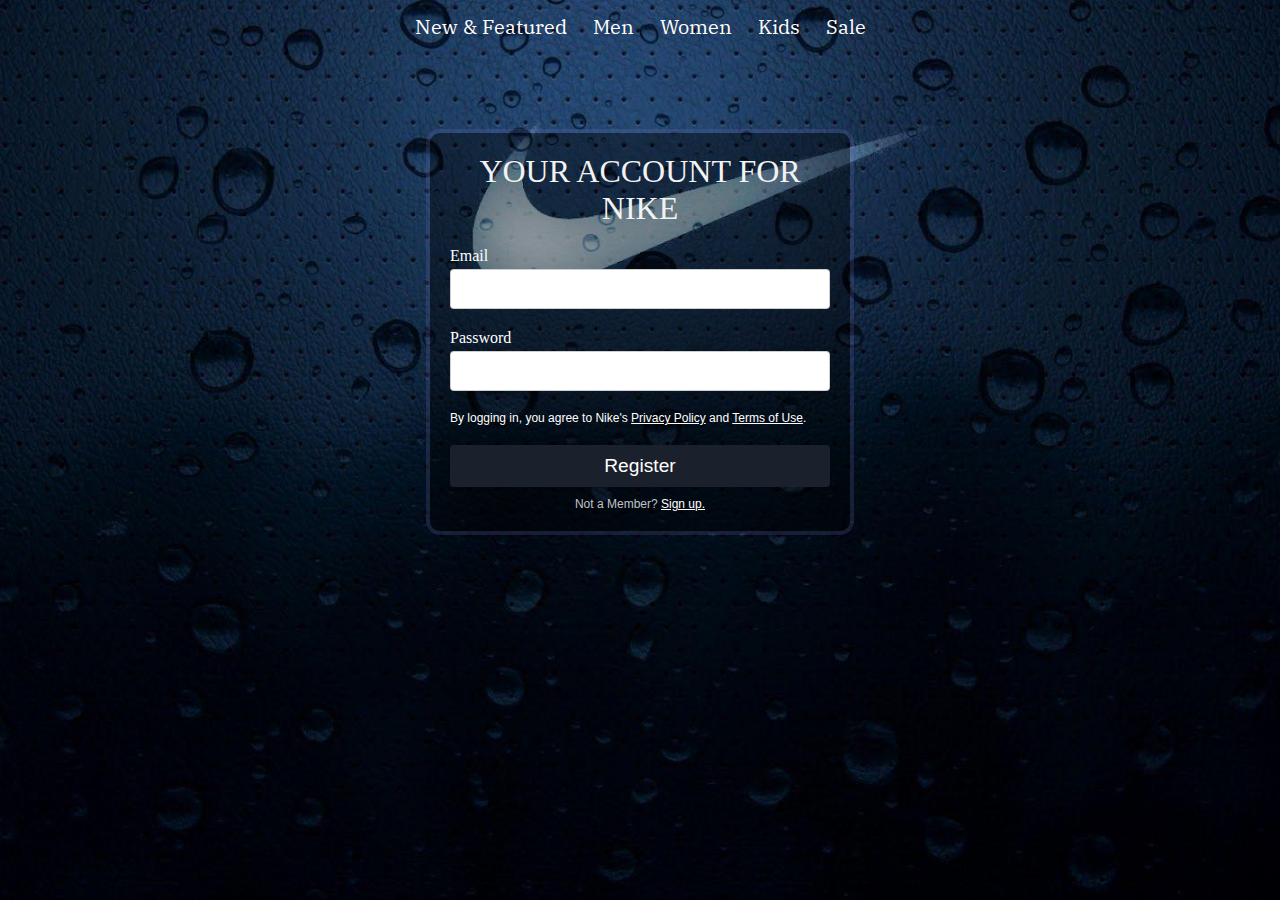
<file: contact.html>
<!DOCTYPE html>
<html lang="en">

<head>
    <meta charset="UTF-8">
    <meta http-equiv="X-UA-Compatible" content="IE=edge">
    <meta name="viewport" content="width=device-width, initial-scale=1.0">
    <title>Contact</title>
    <link rel="stylesheet" href="style2.css">
    <link rel="preconnect" href="https://fonts.googleapis.com">
    <link rel="preconnect" href="https://fonts.gstatic.com" crossorigin>
    <link href="https://fonts.googleapis.com/css2?family=IBM+Plex+Serif:wght@300&display=swap" rel="stylesheet">
    <link rel="icon" href="./Images/header-logo.jpg" >

</head>

<body>
    <header>
        <div class="nav-bar">
            <ul>
                <li><a href="feature.html">New & Featured</a></li>
                <li><a href="Men.html">Men</a></li>
                <li><a href="Women.html">Women</a></li>
                <li><a href="kids.html">Kids</a></li>
                <li><a href="sale.html">Sale</a></li>
            </ul>
        </div>
    </header>

    <div class="form">
        <span class="title">YOUR ACCOUNT FOR NIKE</span>
        <label for="email" class="label">Email</label>
        <input type="email" id="email" name="email" required="" class="input">
        <label for="password" class="label">Password</label>
        <input type="password" id="password" name="password" required="" class="input">
        <span class="note">By logging in, you agree to Nike's <a
                href="https://agreementservice.svs.nike.com/rest/agreement?agreementType=privacyPolicy&country=IL&language=en&mobileStatus=false&requestType=redirect&uxId=com.nike.commerce.nikedotcom.web">Privacy
                Policy</a> and <a
                href="https://agreementservice.svs.nike.com/rest/agreement?agreementType=termsOfUse&country=IL&language=en&mobileStatus=false&requestType=redirect&uxId=com.nike.commerce.nikedotcom.web">Terms
                of Use</a>.</span>
        <button type="submit" class="submit">Register</button>
        <p class="sign-up">Not a Member? <button class="sign-btn" onclick="sign()">Sign up.</button></p>
    </div>

    <div class="form-2">
        <span class="title">CREATE YOUR NIKE ACCOUNT</span>
        <label for="email" class="label">Email</label>
        <input type="email" id="email" name="email" required="" class="input">
        <label for="password" class="label">Password</label>
        <input type="password" id="password" name="password" required="" class="input">
        <label for="name" class="label">First Name</label>
        <input type="text" id="name" name="name" required="" class="input">
        <label for="name" class="label">last Name</label>
        <input type="text" id="name" name="name" required="" class="input">
        <span class="note">By creating an account, you agree to Nike's <a
                href="https://agreementservice.svs.nike.com/rest/agreement?agreementType=privacyPolicy&country=IL&language=en&mobileStatus=false&requestType=redirect&uxId=com.nike.commerce.nikedotcom.web">Privacy
                Policy</a> and <a
                href="https://agreementservice.svs.nike.com/rest/agreement?agreementType=termsOfUse&country=IL&language=en&mobileStatus=false&requestType=redirect&uxId=com.nike.commerce.nikedotcom.web">Terms
                of Use</a>.</span>
        <button type="submit" class="submit">Register</button>
        <p class="sign-up">Already a Member? <a onclick="log()" href="">Sign in.</a></p>
    </div>



    <script src="main.js"></script>
</body>

</html>
</file>
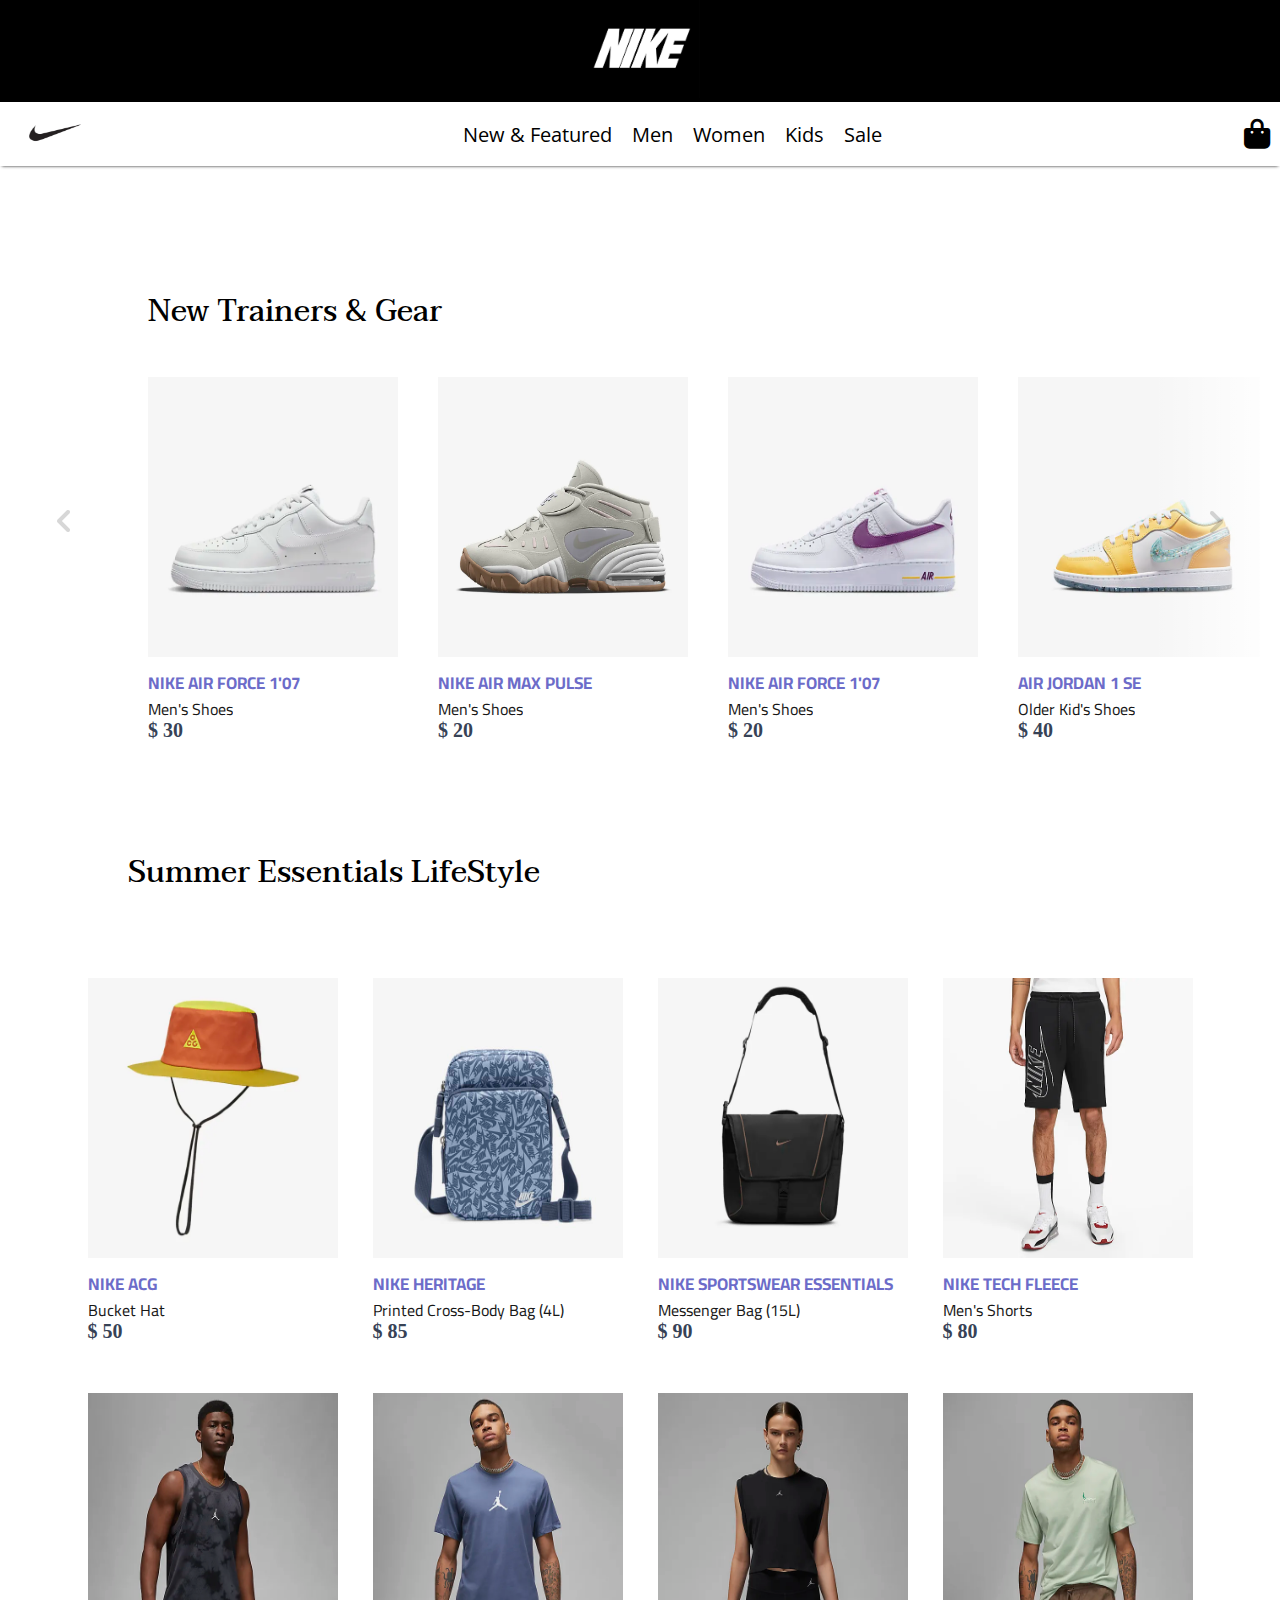
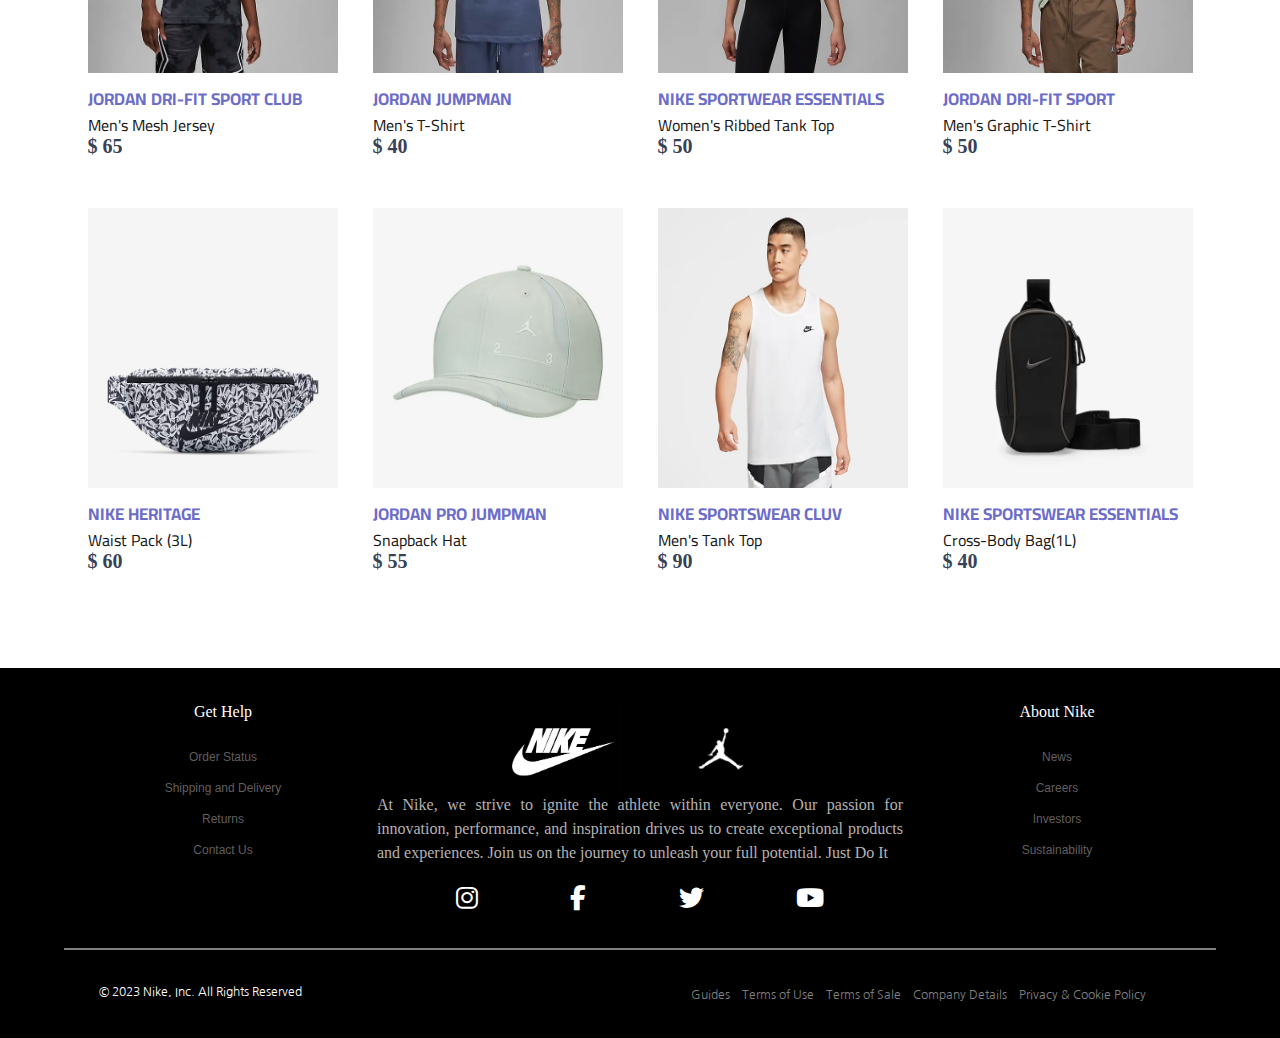
<file: feature.html>
<!DOCTYPE html>
<html lang="en">
<head>
    <meta charset="UTF-8">
    <meta http-equiv="X-UA-Compatible" content="IE=edge">
    <meta name="viewport" content="width=device-width, initial-scale=1.0">
    <title>New&Featured</title>
    <link rel="stylesheet" href="style.css">

    <!--font awesome-->
    <link rel="stylesheet" href="https://cdnjs.cloudflare.com/ajax/libs/font-awesome/6.4.0/css/all.min.css">



    <!--Fonts-->
    <link rel="preconnect" href="https://fonts.googleapis.com">
    <link rel="preconnect" href="https://fonts.gstatic.com" crossorigin>
    <link href="https://fonts.googleapis.com/css2?family=Castoro+Titling&display=swap" rel="stylesheet">
    <link href="https://fonts.googleapis.com/css2?family=Nanum+Gothic&display=swap" rel="stylesheet">
    <link href="https://fonts.googleapis.com/css2?family=Open+Sans:wght@300&display=swap" rel="stylesheet">
    <link href="https://fonts.googleapis.com/css2?family=Konkhmer+Sleokchher&display=swap" rel="stylesheet">
    <link href="https://fonts.googleapis.com/css2?family=Cairo:wght@200&display=swap" rel="stylesheet">
    <link href="https://fonts.googleapis.com/css2?family=Taviraj:wght@300&display=swap" rel="stylesheet">

    <link rel="icon" href="./Images/header-logo.jpg" >
    

    
</head>
<body>
    <header class="head">

        <div class="logo-header"><a href="index.html">
            <img
                src="Images/nike-logo-name-white-clothes-design-icon-abstract-football-illustration-with-black-background-free-vector.jpg"
                alt=""></div>
        </a>
    </header>
    <div class="head-two under">
        <div class="one">

            <!--
                <i onclick="show()" class=" fas fa-bars bar-icon" id="menu-icon"></i>
            -->
            <a href="index.html"><img class="logo-img" src="Images/260_nike.jpg" alt=""></a>
           

        </div>  

        <div class="nav">

            <ul>
                <li><a href="sale.html">Sale</a></li>
                <li><a href="kids.html">Kids</a></li>
                <li><a href="Women.html">Women</a></li>
                <li><a href="Men.html">Men</a></li>
                <li><a href="feature.html">New & Featured</a></li>
                
            </ul>
        </div>



        <div class="cart-back">
            <div class="big-cart">
                <i class="fa fa-duotone fa-bag-shopping" onclick="showCart()"></i>
                <div class="notify"></div>
            </div>
            
            <i id="bar"class="fa-solid fa-bars" onclick="showNav()"></i>            
        </div>

    </div>


    <div class="small-nav">
        <ul>
            <li><a href="feature.html">New & Featured</a></li>
            <li><a href="Men.html">Men</a></li>
            <li><a href="Women.html">Women</a></li>
            <li><a href="kids.html">Kids</a></li>
            <li><a href="sale.html">Sale</a></li>

        </ul>
    </div>


    <div class="cart-div">
        <p class="cal">Your Total is:$ <label for="" class="total">0</label></p>
        <button onclick="purchase()" class="confirm-btn">Confirm</button>
    </div>


    <div class="confirm-message">
        
        <div class="message-content">
            <div class="message-img">
                <img width="200px" height="100px" src="Images/messageLogo.jpg" alt="">
            </div>
            <h1>Thank You For Making This Order</h1>
            <p>Your Order Consists of <label class="num" for=""></label> Item(s)</p>
            <p>The total is $ <label class="order-total" for=""></label></p>
            <button class="message-btn" onclick="removeConfirm()">OK</button>
        </div>
    </div>
    

   
    <section class="product" id="nike"> 
        <h2 class="product-category">New Trainers & Gear</h2>
        <button class="pre-btn"><img src="Images/arrow.png" alt=""></button>
        <button class="nxt-btn"><img src="Images/arrow.png" alt=""></button>
        <div class="product-container">
            <div class="product-card">
                <div class="product-image">
                    
                    <img src="Images/n1.webp" class="product-thumb" alt="">
                    <button class="card-btn">add to wishlist</button>
                </div>
                <div class="product-info">
                    <h3 class="product-brand">Nike Air Force 1'07</h3>
                    <p class="product-short-description">Men's Shoes</p>
                    <span class="price">$ <label for="">30</label></span>
                </div>
            </div>
            <div class="product-card">
                <div class="product-image">
                    
                    <img src="Images/n2.webp" class="product-thumb" alt="">
                    <button class="card-btn">add to wishlist</button>
                </div>
                <div class="product-info">
                    <h3 class="product-brand">Nike Air Max Pulse</h3>
                    <p class="product-short-description">Men's Shoes</p>
                    <span class="price">$ <label for="">20</label></span>  
                </div>
            </div>
            <div class="product-card">
                <div class="product-image">
                    
                    <img src="Images/n3.webp" class="product-thumb" alt="">
                    <button class="card-btn">add to wishlist</button>
                </div>
                <div class="product-info">
                    <h3 class="product-brand">Nike Air Force 1'07</h3>
                    <p class="product-short-description">Men's Shoes</p>
                    <span class="price">$ <label for="">20</label></span>
                </div>
            </div>
            <div class="product-card">
                <div class="product-image">
                    
                    <img src="Images/n4.webp" class="product-thumb" alt="">
                    <button class="card-btn">add to wishlist</button>
                </div>
                <div class="product-info">
                    <h3 class="product-brand">Air Jordan 1 SE</h3>
                    <p class="product-short-description">Older Kid's Shoes</p>
                    <span class="price">$ <label for="">40</label></span>
                </div>
            </div>
            <div class="product-card">
                <div class="product-image">
                    
                    <img src="Images/n5.webp" class="product-thumb" alt="">
                    <button class="card-btn">add to wishlist</button>
                </div>
                <div class="product-info">
                    <h3 class="product-brand">Nike Dunk Next Nature</h3>
                    <p class="product-short-description">Older Kid's Shoes</p>
                    <span class="price">$ <label for="">50</label></span>
                </div>
            </div>
            <div class="product-card">
                <div class="product-image">
                    
                    <img src="Images/n6.webp" class="product-thumb" alt="">
                    <button class="card-btn">add to wishlist</button>
                </div>
                <div class="product-info">
                    <h3 class="product-brand">Nike Air Force 1'07</h3>
                    <p class="product-short-description">Women's Shoes</p>
                    <span class="price">$ <label for="">55</label></span>
                </div>
            </div>
            <div class="product-card">
                <div class="product-image">
                    
                    <img src="Images/n7.webp" class="product-thumb" alt="">
                    <button class="card-btn">add to wishlist</button>
                </div>
                <div class="product-info">
                    <h3 class="product-brand">Nike Air Max Plus 3</h3>
                    <p class="product-short-description">Men's Shoes</p>
                    <span class="price">$ <label for="">40</label></span>
                </div>
            </div>
            <div class="product-card">
                <div class="product-image">
                    
                    <img src="Images/n8.webp" class="product-thumb" alt="">
                    <button class="card-btn">add to wishlist</button>
                </div>
                <div class="product-info">
                    <h3 class="product-brand">Nike Air Pegasus '89</h3>
                    <p class="product-short-description">Men's Shoes</p>
                    <span class="price">$ <label for="">45</label></span>
                </div>
            </div>
            <div class="product-card">
                <div class="product-image">
                    
                    <img src="Images/n9.webp" class="product-thumb" alt="">
                    <button class="card-btn">add to wishlist</button>
                </div>
                <div class="product-info">
                    <h3 class="product-brand">Nike Air Force 1 Next Nature</h3>
                    <p class="product-short-description">Men's Shoes</p>
                    <span class="price">$ <label for="">20</label></span>
                </div>
            </div>
            
        </div>
    </section>


   



    <div class="summers" id="summer">
        <h2 class="summer-category">Summer Essentials LifeStyle</h2>
        <div class="cards">
            <div class="summer-card">
                <div class="summer-image">
                    
                    <img src="Images/s1.webp" class="product-thumb" alt="">
                    <button class="summer-btn">add to wishlist</button>
                </div>
                <div class="product-info">
                    <h3 class="product-brand">Nike ACG</h3>
                    <p class="product-short-description">Bucket Hat</p>
                    <span class="price">$ <label for="">50</label></span>
                </div>
            </div>

            <div class="summer-card">
                <div class="summer-image">
                    
                    <img src="Images/s2.jpg" class="product-thumb" alt="">
                    <button class="summer-btn">add to wishlist</button>
                </div>
                <div class="product-info">
                    <h3 class="product-brand">Nike Heritage</h3>
                    <p class="product-short-description">Printed Cross-Body Bag (4L)</p>
                    <span class="price">$ <label for="">85</label></span>
                </div>
            </div>

            <div class="summer-card">
                <div class="summer-image">
                    
                    <img src="Images/s3.webp" class="product-thumb" alt="">
                    <button class="summer-btn">add to wishlist</button>
                </div>
                <div class="product-info">
                    <h3 class="product-brand">Nike Sportswear Essentials</h3>
                    <p class="product-short-description">Messenger Bag (15L)</p>
                    <span class="price">$ <label for="">90</label></span>
                </div>
            </div>

            <div class="summer-card">
                <div class="summer-image">
                    
                    <img src="Images/s4.webp" class="product-thumb" alt="">
                    <button class="summer-btn">add to wishlist</button>
                </div>
                <div class="product-info">
                    <h3 class="product-brand">Nike Tech Fleece</h3>
                    <p class="product-short-description">Men's Shorts</p>
                    <span class="price">$ <label for="">80</label></span>
                </div>
            </div>

            <div class="summer-card">
                <div class="summer-image">
                    
                    <img src="Images/s5.webp" class="product-thumb" alt="">
                    <button class="summer-btn">add to wishlist</button>
                </div>
                <div class="product-info">
                    <h3 class="product-brand">Jordan Dri-FIT Sport Club</h3>
                    <p class="product-short-description">Men's Mesh Jersey</p>
                    <span class="price">$ <label for="">65</label></span>
                </div>
            </div>


            <div class="summer-card">
                <div class="summer-image">
                    
                    <img src="Images/s6.webp" class="product-thumb" alt="">
                    <button class="summer-btn">add to wishlist</button>
                </div>
                <div class="product-info">
                    <h3 class="product-brand">Jordan Jumpman</h3>
                    <p class="product-short-description">Men's T-Shirt</p>
                    <span class="price">$ <label for="">40</label></span>
                </div>
            </div>

            <div class="summer-card">
                <div class="summer-image">
                    
                    <img src="Images/s7.webp" class="product-thumb" alt="">
                    <button class="summer-btn">add to wishlist</button>
                </div>
                <div class="product-info">
                    <h3 class="product-brand">Nike Sportwear Essentials</h3>
                    <p class="product-short-description">Women's Ribbed Tank Top</p>
                    <span class="price">$ <label for="">50</label></span>
                </div>
            </div>

            <div class="summer-card">
                <div class="summer-image">
                    
                    <img src="Images/s13.webp" class="product-thumb" alt="">
                    <button class="summer-btn">add to wishlist</button>
                </div>
                <div class="product-info">
                    <h3 class="product-brand">Jordan Dri-Fit Sport</h3>
                    <p class="product-short-description">Men's Graphic T-Shirt</p>
                    <span class="price">$ <label for="">50</label></span>
                </div>
            </div>

            <div class="summer-card">
                <div class="summer-image">
                    
                    <img src="Images/s9.jpg" class="product-thumb" alt="">
                    <button class="summer-btn">add to wishlist</button>
                </div>
                <div class="product-info">
                    <h3 class="product-brand">Nike Heritage</h3>
                    <p class="product-short-description">Waist Pack (3L)</p>
                    <span class="price">$ <label for="">60</label></span>
                </div>
            </div>

            <div class="summer-card">
                <div class="summer-image">
                    
                    <img src="Images/s10.webp" class="product-thumb" alt="">
                    <button class="summer-btn">add to wishlist</button>
                </div>
                <div class="product-info">
                    <h3 class="product-brand">Jordan Pro Jumpman</h3>
                    <p class="product-short-description">Snapback Hat</p>
                    <span class="price">$ <label for="">55</label></span>
                </div>
            </div>

            <div class="summer-card">
                <div class="summer-image">
                    
                    <img src="Images/s11.webp" class="product-thumb" alt="">
                    <button class="summer-btn">add to wishlist</button>
                </div>
                <div class="product-info">
                    <h3 class="product-brand">Nike Sportswear Cluv</h3>
                    <p class="product-short-description">Men's Tank Top</p>
                    <span class="price">$ <label for="">90</label></span>
                </div>
            </div>

            <div class="summer-card">
                <div class="summer-image">
                    
                    <img src="Images/s12.webp" class="product-thumb" alt="">
                    <button class="summer-btn">add to wishlist</button>
                </div>
                <div class="product-info">
                    <h3 class="product-brand">Nike Sportswear Essentials</h3>
                    <p class="product-short-description">Cross-Body Bag(1L)</p>
                    <span class="price">$ <label for="">40</label></span>
                </div>
            </div>            
     </div>
   </div>
    



   
    

    

    <!--Footer-->
    <footer class="foot">
        <div class="row footer-top">



            <div class="box-two col-3 col-s-12">
                <div class="center">
                    <p>Get Help <i class="fa-solid fa-caret-up fa-rotate-180" onclick="showListTwo()"></i></p>
                    <ul class="list-two">
                        <li><a href="contact.html" target="_blank">Order Status</a></li>
                        <li><a href="https://www.nike.com/il/help/a/shipping-delivery-gs" target="_blank">Shipping and Delivery</a></li>
                        <li><a href="https://www.nike.com/il/help/a/returns-policy-gs" target="_blank">Returns</a></li>
                        <li><a href="contact.html" target="_blank">Contact Us</a></li>
                    </ul>
                </div>
            </div>


            <div class="box-one col-6 col-s-12">
                <div class="footer-images">
                    <img width="120px" height="90px" src="Images/header-logo.jpg" alt="">
                    <img width="120px" height="90px" src="Images/basketball.jpg" alt="">
                </div>
                <p>At Nike, we strive to ignite the athlete within everyone. Our passion for innovation, performance,
                    and inspiration drives us to create exceptional products and experiences. Join us on the journey to
                    unleash your full potential. Just Do It</p>
                <div class="icons">
                    <a href="https://www.instagram.com/nike/" target="_blank"><i class="fa-brands fa-instagram"></i></a>
                    <a href="https://www.facebook.com/nike/" target="_blank"><i class="fa-brands fa-facebook-f"></i></a>
                    <a href="https://twitter.com/nike" target="_blank"><i class="fa-brands fa-twitter"></i></a>
                    <a href="https://www.youtube.com/user/NIKE" target="_blank"><i class="fa-brands fa-youtube"></i></a>
                </div>
            </div>


            <div class="box-three col-3 col-s-12">
                <div class="center">
                    <p>About Nike <i onclick="showListOne()" class="fa-solid fa-caret-up fa-rotate-180"></i></p>
                    <ul class="list-one">
                        <li><a href="https://about.nike.com/en/newsroom" target="_blank">News</a></li>
                        <li><a href="https://jobs.nike.com/" target="_blank">Careers</a></li>
                        <li><a href="https://investors.nike.com/Home/default.aspx" target="_blank">Investors</a></li>
                        <li><a href="https://www.nike.com/il/sustainability" target="_blank">Sustainability</a></li>
                    </ul>
                </div>
            </div>

        </div>
        <div class="footer-bottom row">
            <div class="copyWrite col-6 col-s-12">
                <p>© 2023 Nike, Inc. All Rights Reserved</p>
            </div>
            <div class="page-info col-6 col-s-12">
                <ul>
                    <li><a href="https://www.nike.com/il/nike-factory-store" target="_blank">Guides</a></li>
                    <li><a
                            href="https://agreementservice.svs.nike.com/il/en_gb/rest/agreement?agreementType=termsOfUse&uxId=com.nike.unite&country=IL&language=en&requestType=redirect" target="_blank">Terms
                            of Use</a></li>
                    <li><a href="https://www.eshopworld.com/shoppers/help/terms-and-conditions-of-sale-en/" target="_blank">Terms of
                            Sale</a></li>
                    <li><a href="https://www.nike.com/il/help/a/company-details" target="_blank">Company Details</a></li>
                    <li><a
                            href="https://agreementservice.svs.nike.com/il/en_gb/rest/agreement?agreementType=privacyPolicy&uxId=com.nike.unite&country=IL&language=en&requestType=redirect" target="_blank">Privacy
                            & Cookie Policy</a></li>

                </ul>
            </div>
        </div>
    </footer>

    <script src="main.js"></script>
</body>
</html>
</file>
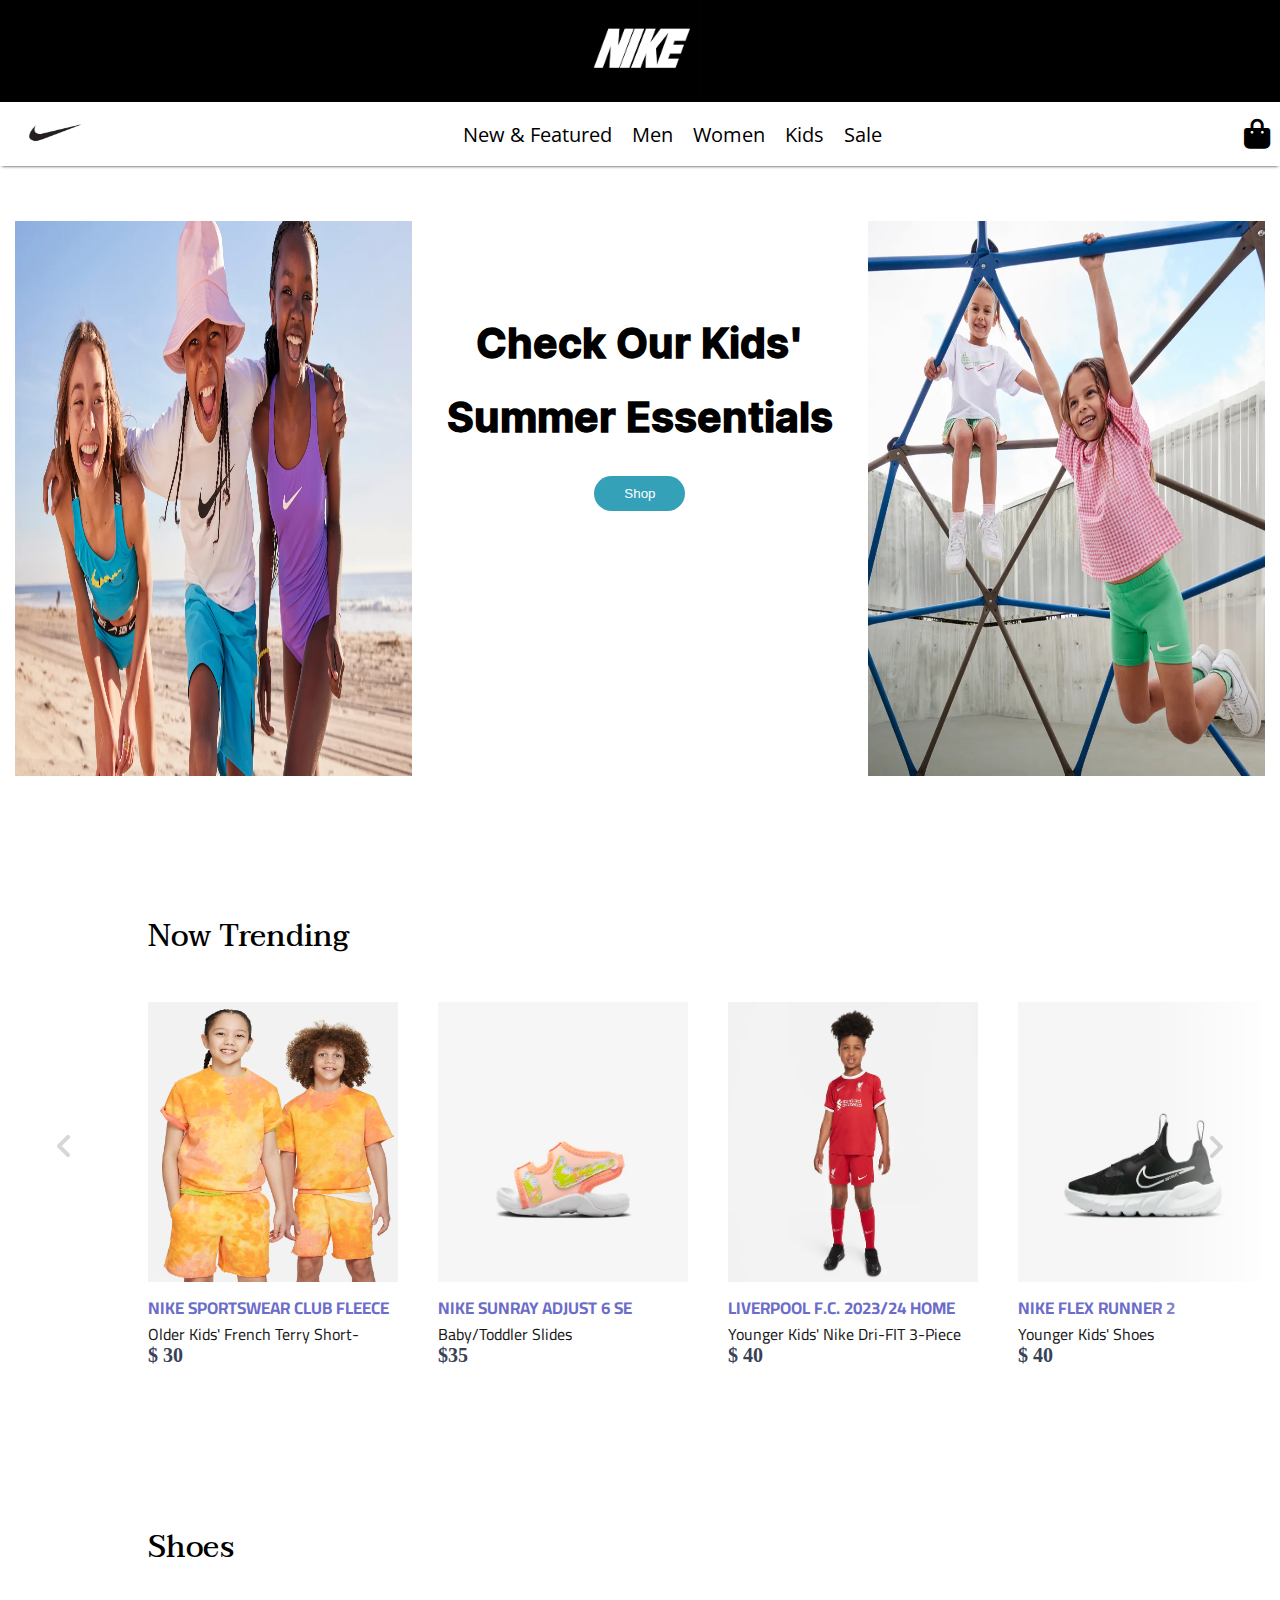
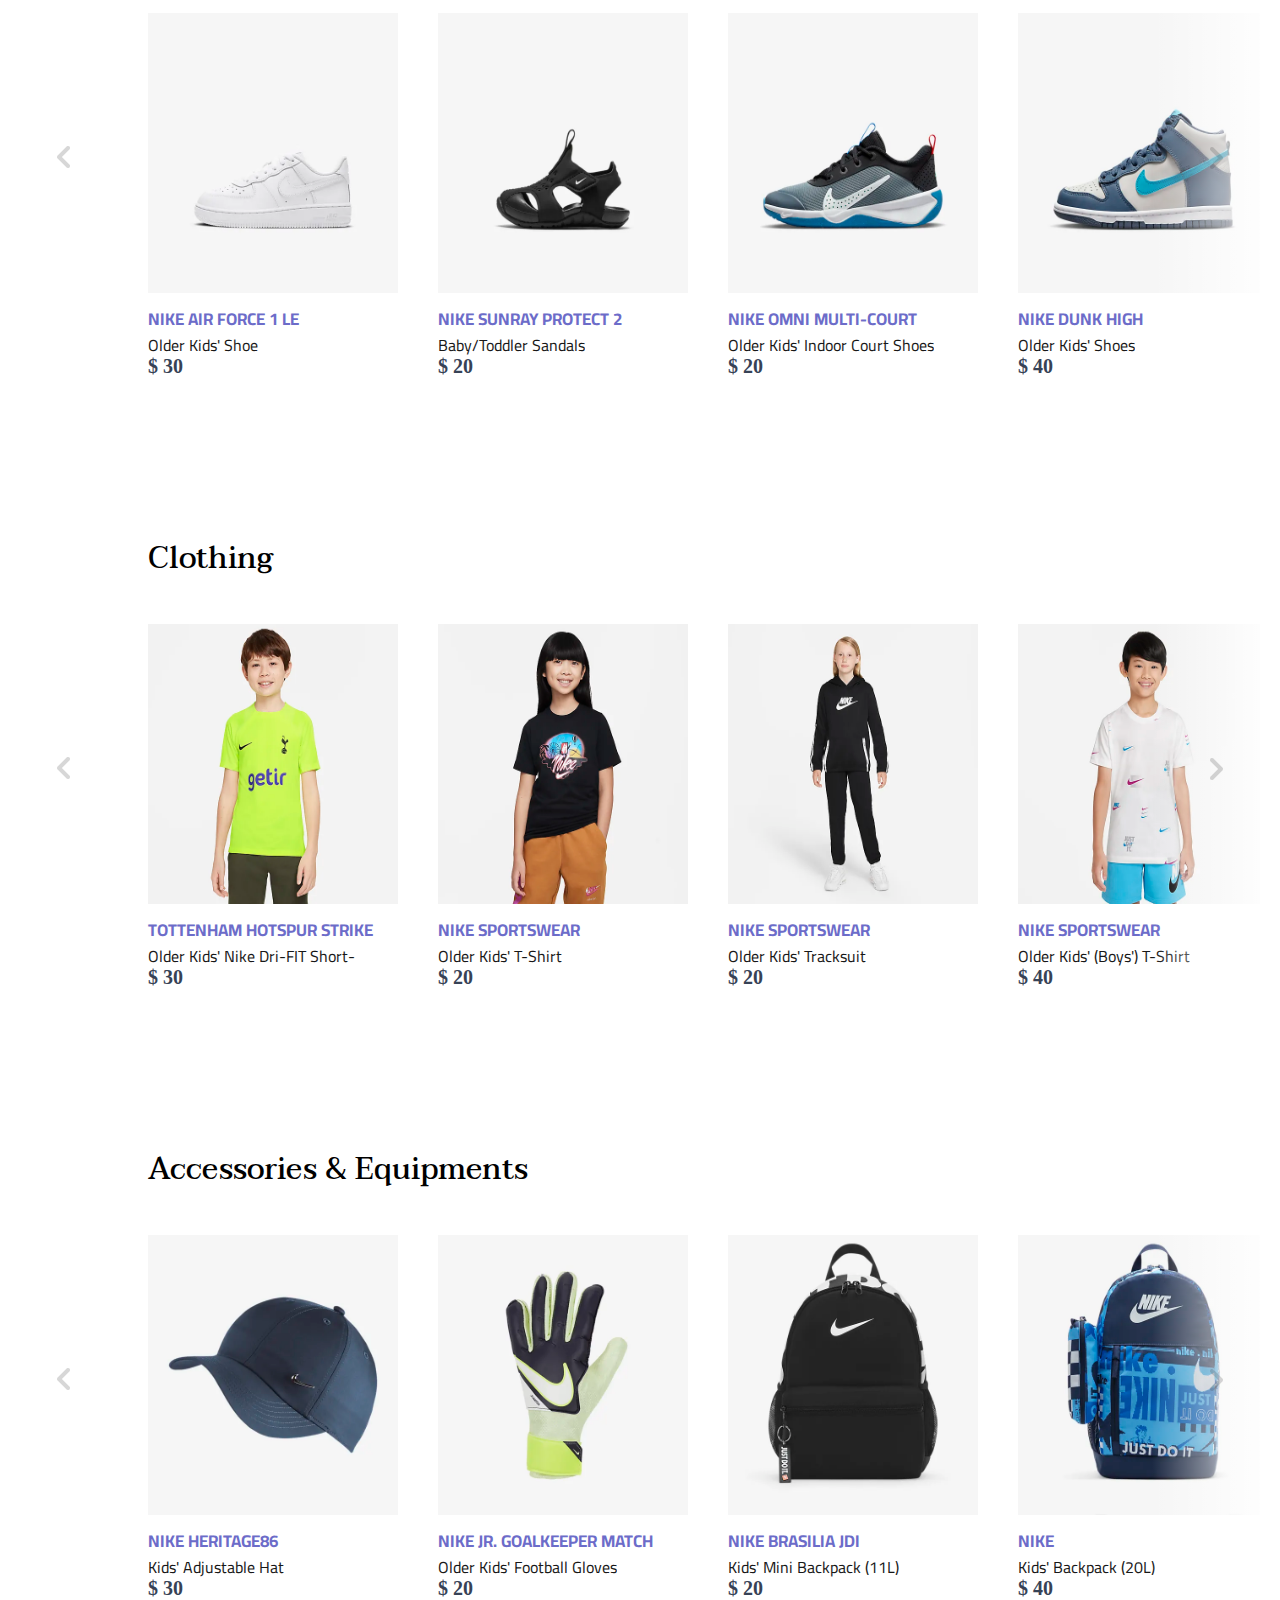
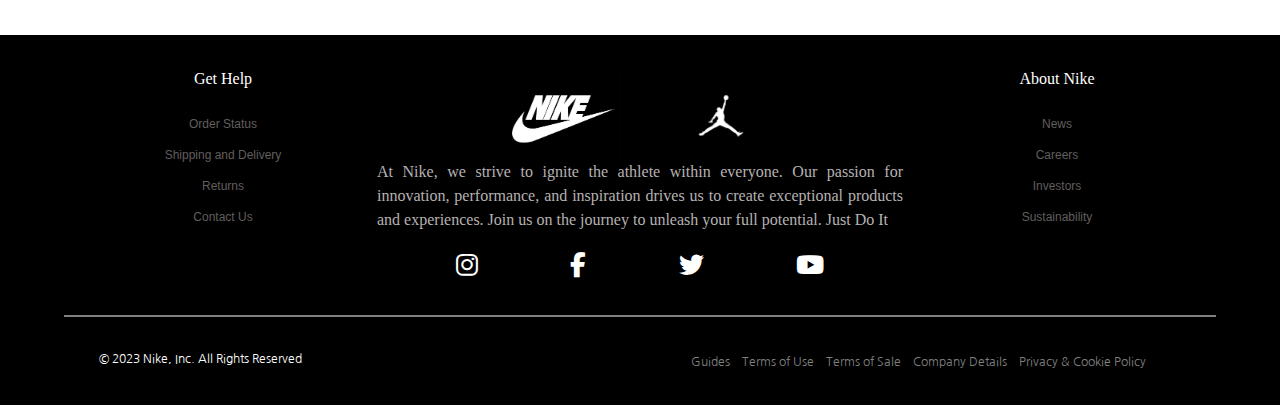
<file: kids.html>
<!DOCTYPE html>
<html lang="en">
<head>
    <meta charset="UTF-8">
    <meta http-equiv="X-UA-Compatible" content="IE=edge">
    <meta name="viewport" content="width=device-width, initial-scale=1.0">
    <title>Kids</title>
    <link rel="stylesheet" href="style.css">

    <!--font awesome-->
    <link rel="stylesheet" href="https://cdnjs.cloudflare.com/ajax/libs/font-awesome/6.4.0/css/all.min.css">



    <!--Fonts-->
    <link rel="preconnect" href="https://fonts.googleapis.com">
    <link rel="preconnect" href="https://fonts.gstatic.com" crossorigin>
    <link href="https://fonts.googleapis.com/css2?family=Castoro+Titling&display=swap" rel="stylesheet">
    <link href="https://fonts.googleapis.com/css2?family=Nanum+Gothic&display=swap" rel="stylesheet">
    <link href="https://fonts.googleapis.com/css2?family=Open+Sans:wght@300&display=swap" rel="stylesheet">
    <link href="https://fonts.googleapis.com/css2?family=Konkhmer+Sleokchher&display=swap" rel="stylesheet">
    <link href="https://fonts.googleapis.com/css2?family=Cairo:wght@200&display=swap" rel="stylesheet">
    <link href="https://fonts.googleapis.com/css2?family=Taviraj:wght@300&display=swap" rel="stylesheet">



    <link rel="icon" href="./Images/header-logo.jpg" >
</head>
<body>
    <header class="head">

        <div class="logo-header"><a href="index.html"><img
            src="Images/nike-logo-name-white-clothes-design-icon-abstract-football-illustration-with-black-background-free-vector.jpg"
            alt=""></a></div>
    </header>
    <div class="head-two under">
        <div class="one">

            <!--
                <i onclick="show()" class=" fas fa-bars bar-icon" id="menu-icon"></i>
            -->
            <a href="index.html"><img class="logo-img" src="Images/260_nike.jpg" alt=""></a>
           

        </div>  

        <div class="nav">

            <ul>
                <li><a href="sale.html">Sale</a></li>
                <li><a href="kids.html">Kids</a></li>
                <li><a href="Women.html">Women</a></li>
                <li><a href="Men.html">Men</a></li>
                <li><a href="feature.html">New & Featured</a></li>
                
            </ul>
        </div>



        <div class="cart-back">
            <div class="big-cart">
                <i class="fa fa-duotone fa-bag-shopping" onclick="showCart()"></i>
                <div class="notify"></div>
            </div>
            
            <i id="bar"class="fa-solid fa-bars" onclick="showNav()"></i>            
        </div>

    </div>


    <div class="small-nav">
        <ul>
            <li><a href="feature.html">New & Featured</a></li>
            <li><a href="Men.html">Men</a></li>
            <li><a href="Women.html">Women</a></li>
            <li><a href="kids.html">Kids</a></li>
            <li><a href="sale.html">Sale</a></li>

        </ul>
    </div>


    <div class="cart-div">
        <p class="cal">Your Total is:$ <label for="" class="total">0</label></p>
        <button onclick="purchase()" class="confirm-btn">Confirm</button>
    </div>


    <div class="confirm-message">
        
        <div class="message-content">
            <div class="message-img">
                <img width="200px" height="100px" src="Images/messageLogo.jpg" alt="">
            </div>
            <h1>Thank You For Making This Order</h1>
            <p>Your Order Consists of <label class="num" for=""></label> Item(s)</p>
            <p>The total is $ <label class="order-total" for=""></label></p>
            <button class="message-btn" onclick="removeConfirm()">OK</button>
        </div>
    </div>



    <div class="kids-offers row">
        <div class="kid-summer-one col-4 col-s-12">
            <img src="Images/kid1.webp" alt="">
        </div>

        <div class="kid-summer-text col-4 col-s-12">
            <center><h2>Check Our Kids' Summer Essentials</h2></center>
            <center><button onclick="goToSummer()">Shop</button></center>
        </div>

        <div class="kid-summer-one col-4 col-s-12">
            <img src="Images/kid2.webp" alt="">
        </div>
    </div>
    



    <section class="product"> 
        <h2 class="product-category">Now Trending</h2>
        <button class="pre-btn"><img src="Images/arrow.png" alt=""></button>
        <button class="nxt-btn"><img src="Images/arrow.png" alt=""></button>
        <div class="product-container">

            <div class="product-card">
                <div class="product-image">
                    
                    <img src="Images/q1.webp" class="product-thumb" alt="">
                    <button onclick="addToCart()"  class="card-btn">add to wishlist</button>
                </div>
                <div class="product-info">
                    <h3 class="product-brand">Nike Sportswear Club Fleece</h3>
                    <p class="product-short-description">Older Kids' French Terry Short-Sleeve Sweatshirt</p>
                    <span class="price">$ <label for="">30</label></span>
                </div>
            </div>

            <div class="product-card">
                <div class="product-image">
                    
                    <img src="Images/q2.webp" class="product-thumb" alt="">
                    <button onclick="addToCart()" class="card-btn">add to wishlist</button>
                </div>
                <div class="product-info">
                    <h3 class="product-brand">Nike Sunray Adjust 6 SE</h3>
                    <p class="product-short-description">Baby/Toddler Slides</p>
                    <span class="price">$<label for="">35</label></span>  
                </div>
            </div>
            <div class="product-card">
                <div class="product-image">
                    
                    <img src="Images/q3.webp" class="product-thumb" alt="">
                    <button onclick="addToCart()"  class="card-btn">add to wishlist</button>
                </div>
                <div class="product-info">
                    <h3 class="product-brand">Liverpool F.C. 2023/24 Home</h3>
                    <p class="product-short-description">Younger Kids' Nike Dri-FIT 3-Piece Kit</p>
                    <span class="price">$ <label for="">40</label></span>
                </div>
            </div>
            <div class="product-card">
                <div class="product-image">
                    
                    <img src="Images/q4.webp" class="product-thumb" alt="">
                    <button class="card-btn">add to wishlist</button>
                </div>
                <div class="product-info">
                    <h3 class="product-brand">Nike Flex Runner 2</h3>
                    <p class="product-short-description">Younger Kids' Shoes</p>
                    <span class="price">$ <label for="">40</label></span>
                </div>
            </div>
            <div class="product-card">
                <div class="product-image">
                    
                    <img src="Images/q5.webp" class="product-thumb" alt="">
                    <button class="card-btn">add to wishlist</button>
                </div>
                <div class="product-info">
                    <h3 class="product-brand">Nike Sportswear</h3>
                    <p class="product-short-description">Older Kids' T-Shirt</p>
                    <span class="price">$ <label for="">50</label></span>
                </div>
            </div>
            <div class="product-card">
                <div class="product-image">
                    
                    <img src="Images/q6.webp" class="product-thumb" alt="">
                    <button class="card-btn">add to wishlist</button>
                </div>
                <div class="product-info">
                    <h3 class="product-brand">Nike Sportswear</h3>
                    <p class="product-short-description">Older Kids' (Girls') Cropped T-Shirt</p>
                    <span class="price">$ <label for="">55</label></span>
                </div>
            </div>
            <div class="product-card">
                <div class="product-image">
                    
                    <img src="Images/q7.webp" class="product-thumb" alt="">
                    <button class="card-btn">add to wishlist</button>
                </div>
                <div class="product-info">
                    <h3 class="product-brand">Nike Sportswear Standard</h3>
                    <p class="product-short-description">Older Kids' (Boys') T-Shirt</p>
                    <span class="price">$ <label for="">40</label></span>
                </div>
            </div>
            <div class="product-card">
                <div class="product-image">
                    
                    <img src="Images/q8.webp" class="product-thumb" alt="">
                    <button class="card-btn">add to wishlist</button>
                </div>
                <div class="product-info">
                    <h3 class="product-brand">Nike Sportswear Club</h3>
                    <p class="product-short-description">Older Kids' Pullover Hoodie</p>
                    <span class="price">$ <label for="">45</label></span>
                </div>
            </div>
            <div class="product-card">
                <div class="product-image">
                    
                    <img src="Images/q9.webp" class="product-thumb" alt="">
                    <button class="card-btn">add to wishlist</button>
                </div>
                <div class="product-info">
                    <h3 class="product-brand">Galatasaray Academy Pro</h3>
                    <p class="product-short-description">Older Kids' Nike Dri-FIT Short-Sleeve Football Top</p>
                    <span class="price">$ <label for="">20</label></span>
                </div>
            </div>
            
        </div>
    </section>


    <section class="product"> 
        <h2 class="product-category">Shoes</h2>
        <button class="pre-btn"><img src="Images/arrow.png" alt=""></button>
        <button class="nxt-btn"><img src="Images/arrow.png" alt=""></button>
        <div class="product-container">
            <div class="product-card">
                <div class="product-image">
                    
                    <img src="Images/f1.webp" class="product-thumb" alt="">
                    <button class="card-btn">add to wishlist</button>
                </div>
                <div class="product-info">
                    <h3 class="product-brand">Nike Air Force 1 LE</h3>
                    <p class="product-short-description">Older Kids' Shoe</p>
                    <span class="price">$ <label for="">30</label></span>
                </div>
            </div>
            <div class="product-card">
                <div class="product-image">
                    
                    <img src="Images/f2.webp" class="product-thumb" alt="">
                    <button class="card-btn">add to wishlist</button>
                </div>
                <div class="product-info">
                    <h3 class="product-brand">Nike Sunray Protect 2</h3>
                    <p class="product-short-description">Baby/Toddler Sandals</p>
                    <span class="price">$ <label for="">20</label></span>  
                </div>
            </div>
            <div class="product-card">
                <div class="product-image">
                    
                    <img src="Images/f3.webp" class="product-thumb" alt="">
                    <button class="card-btn">add to wishlist</button>
                </div>
                <div class="product-info">
                    <h3 class="product-brand">Nike Omni Multi-Court</h3>
                    <p class="product-short-description">Older Kids' Indoor Court Shoes</p>
                    <span class="price">$ <label for="">20</label></span>
                </div>
            </div>
            <div class="product-card">
                <div class="product-image">
                    
                    <img src="Images/f4.webp" class="product-thumb" alt="">
                    <button class="card-btn">add to wishlist</button>
                </div>
                <div class="product-info">
                    <h3 class="product-brand">Nike Dunk High</h3>
                    <p class="product-short-description">Older Kids' Shoes</p>
                    <span class="price">$ <label for="">40</label></span>
                </div>
            </div>
            <div class="product-card">
                <div class="product-image">
                    
                    <img src="Images/f5.webp" class="product-thumb" alt="">
                    <button class="card-btn">add to wishlist</button>
                </div>
                <div class="product-info">
                    <h3 class="product-brand">Nike Flex Runner 2</h3>
                    <p class="product-short-description">Older Kids' Road Running Shoes</p>
                    <span class="price">$ <label for="">50</label></span>
                </div>
            </div>
            <div class="product-card">
                <div class="product-image">
                    
                    <img src="Images/f6.webp" class="product-thumb" alt="">
                    <button class="card-btn">add to wishlist</button>
                </div>
                <div class="product-info">
                    <h3 class="product-brand">NikeCourt Legacy</h3>
                    <p class="product-short-description">Older Kids' Shoes</p>
                    <span class="price">$ <label for="">55</label></span>
                </div>
            </div>
            <div class="product-card">
                <div class="product-image">
                    
                    <img src="Images/f7.webp" class="product-thumb" alt="">
                    <button class="card-btn">add to wishlist</button>
                </div>
                <div class="product-info">
                    <h3 class="product-brand">Nike Revolution 6 FlyEase</h3>
                    <p class="product-short-description">Older Kids' Easy On/Off Road Running Shoes</p>
                    <span class="price">$ <label for="">40</label></span>
                </div>
            </div>
            <div class="product-card">
                <div class="product-image">
                    
                    <img src="Images/f8.webp" class="product-thumb" alt="">
                    <button class="card-btn">add to wishlist</button>
                </div>
                <div class="product-info">
                    <h3 class="product-brand">Jordan Flare</h3>
                    <p class="product-short-description">Younger Kids' Shoe</p>
                    <span class="price">$ <label for="">45</label></span>
                </div>
            </div>
            <div class="product-card">
                <div class="product-image">
                    
                    <img src="Images/f9.webp" class="product-thumb" alt="">
                    <button class="card-btn">add to wishlist</button>
                </div>
                <div class="product-info">
                    <h3 class="product-brand">Jordan 1 Mid</h3>
                    <p class="product-short-description">Younger Kids' Shoes</p>
                    <span class="price">$ <label for="">20</label></span>
                </div>
            </div>
            
        </div>
    </section>


    <section class="product"> 
        <h2 class="product-category">Clothing</h2>
        <button class="pre-btn"><img src="Images/arrow.png" alt=""></button>
        <button class="nxt-btn"><img src="Images/arrow.png" alt=""></button>
        <div class="product-container">
            <div class="product-card">
                <div class="product-image">
                    
                    <img src="Images/b1.webp" class="product-thumb" alt="">
                    <button class="card-btn">add to wishlist</button>
                </div>
                <div class="product-info">
                    <h3 class="product-brand">Tottenham Hotspur Strike</h3>
                    <p class="product-short-description">Older Kids' Nike Dri-FIT Short-Sleeve Football Top</p>
                    <span class="price">$ <label for="">30</label></span>
                </div>
            </div>
            <div class="product-card">
                <div class="product-image">
                    
                    <img src="Images/b2.webp" class="product-thumb" alt="">
                    <button class="card-btn">add to wishlist</button>
                </div>
                <div class="product-info">
                    <h3 class="product-brand">Nike Sportswear</h3>
                    <p class="product-short-description">Older Kids' T-Shirt</p>
                    <span class="price">$ <label for="">20</label></span>  
                </div>
            </div>
            <div class="product-card">
                <div class="product-image">
                    
                    <img src="Images/b3.webp" class="product-thumb" alt="">
                    <button class="card-btn">add to wishlist</button>
                </div>
                <div class="product-info">
                    <h3 class="product-brand">Nike Sportswear</h3>
                    <p class="product-short-description">Older Kids' Tracksuit</p>
                    <span class="price">$ <label for="">20</label></span>
                </div>
            </div>
            <div class="product-card">
                <div class="product-image">
                    
                    <img src="Images/b4.webp" class="product-thumb" alt="">
                    <button class="card-btn">add to wishlist</button>
                </div>
                <div class="product-info">
                    <h3 class="product-brand">Nike Sportswear</h3>
                    <p class="product-short-description">Older Kids' (Boys') T-Shirt</p>
                    <span class="price">$ <label for="">40</label></span>
                </div>
            </div>
            <div class="product-card">
                <div class="product-image">
                    
                    <img src="Images/b5.webp" class="product-thumb" alt="">
                    <button class="card-btn">add to wishlist</button>
                </div>
                <div class="product-info">
                    <h3 class="product-brand">Nike Sportswear Club Fleece</h3>
                    <p class="product-short-description">Older Kids' Pullover Hoodie</p>
                    <span class="price">$ <label for="">50</label></span>
                </div>
            </div>
            <div class="product-card">
                <div class="product-image">
                    
                    <img src="Images/b6.webp" class="product-thumb" alt="">
                    <button class="card-btn">add to wishlist</button>
                </div>
                <div class="product-info">
                    <h3 class="product-brand">Nike Sportswear Club Fleece</h3>
                    <p class="product-short-description">Older Kids' (Boys') Joggers (Extended Size)</p>
                    <span class="price">$ <label for="">55</label></span>
                </div>
            </div>
            <div class="product-card">
                <div class="product-image">
                    
                    <img src="Images/b7.webp" class="product-thumb" alt="">
                    <button class="card-btn">add to wishlist</button>
                </div>
                <div class="product-info">
                    <h3 class="product-brand">Nike One</h3>
                    <p class="product-short-description">Older Kids' (Girls') Dri-FIT Training Tank</p>
                    <span class="price">$ <label for="">40</label></span>
                </div>
            </div>
            <div class="product-card">
                <div class="product-image">
                    
                    <img src="Images/b8.webp" class="product-thumb" alt="">
                    <button class="card-btn">add to wishlist</button>
                </div>
                <div class="product-info">
                    <h3 class="product-brand">Nike Sportswear Club</h3>
                    <p class="product-short-description">Older Kids' (Boys') Cargo Trousers</p>
                    <span class="price">$ <label for="">45</label></span>
                </div>
            </div>
            <div class="product-card">
                <div class="product-image">
                    
                    <img src="Images/b9.webp" class="product-thumb" alt="">
                    <button class="card-btn">add to wishlist</button>
                </div>
                <div class="product-info">
                    <h3 class="product-brand">Nike ACG Icon Fleece</h3>
                    <p class="product-short-description">Older Kids' Oversized Hoodie</p>
                    <span class="price">$ <label for="">20</label></span>
                </div>
            </div>
            
        </div>
    </section>





    <section class="product"> 
        <h2 class="product-category">Accessories & Equipments</h2>
        <button class="pre-btn"><img src="Images/arrow.png" alt=""></button>
        <button class="nxt-btn"><img src="Images/arrow.png" alt=""></button>
        <div class="product-container">
            <div class="product-card">
                <div class="product-image">
                    
                    <img src="Images/o1.webp" class="product-thumb" alt="">
                    <button class="card-btn">add to wishlist</button>
                </div>
                <div class="product-info">
                    <h3 class="product-brand">Nike Heritage86</h3>
                    <p class="product-short-description">Kids' Adjustable Hat</p>
                    <span class="price">$ <label for="">30</label></span>
                </div>
            </div>
            <div class="product-card">
                <div class="product-image">
                    
                    <img src="Images/o2.webp" class="product-thumb" alt="">
                    <button class="card-btn">add to wishlist</button>
                </div>
                <div class="product-info">
                    <h3 class="product-brand">Nike Jr. Goalkeeper Match</h3>
                    <p class="product-short-description">Older Kids' Football Gloves</p>
                    <span class="price">$ <label for="">20</label></span>  
                </div>
            </div>
            <div class="product-card">
                <div class="product-image">
                    
                    <img src="Images/o3.webp" class="product-thumb" alt="">
                    <button class="card-btn">add to wishlist</button>
                </div>
                <div class="product-info">
                    <h3 class="product-brand">Nike Brasilia JDI</h3>
                    <p class="product-short-description">Kids' Mini Backpack (11L)</p>
                    <span class="price">$ <label for="">20</label></span>
                </div>
            </div>
            <div class="product-card">
                <div class="product-image">
                    
                    <img src="Images/o4.webp" class="product-thumb" alt="">
                    <button class="card-btn">add to wishlist</button>
                </div>
                <div class="product-info">
                    <h3 class="product-brand">Nike</h3>
                    <p class="product-short-description">Kids' Backpack (20L)</p>
                    <span class="price">$ <label for="">40</label></span>
                </div>
            </div>
            <div class="product-card">
                <div class="product-image">
                    
                    <img src="Images/o5.webp" class="product-thumb" alt="">
                    <button class="card-btn">add to wishlist</button>
                </div>
                <div class="product-info">
                    <h3 class="product-brand">Premier League Academy</h3>
                    <p class="product-short-description">Football</p>
                    <span class="price">$ <label for="">50</label></span>
                </div>
            </div>
            <div class="product-card">
                <div class="product-image">
                    
                    <img src="Images/o6.jpg" class="product-thumb" alt="">
                    <button class="card-btn">add to wishlist</button>
                </div>
                <div class="product-info">
                    <h3 class="product-brand">Nike</h3>
                    <p class="product-short-description">Kids' Beanie</p>
                    <span class="price">$ <label for="">55</label></span>
                </div>
            </div>
            <div class="product-card">
                <div class="product-image">
                    
                    <img src="Images/o7.webp" class="product-thumb" alt="">
                    <button class="card-btn">add to wishlist</button>
                </div>
                <div class="product-info">
                    <h3 class="product-brand">Nike</h3>
                    <p class="product-short-description">Kids' Backpack (20L)</p>
                    <span class="price">$ <label for="">40</label></span>
                </div>
            </div>
            <div class="product-card">
                <div class="product-image">
                    
                    <img src="Images/o8.webp" class="product-thumb" alt="">
                    <button class="card-btn">add to wishlist</button>
                </div>
                <div class="product-info">
                    <h3 class="product-brand">Nike Brasilia</h3>
                    <p class="product-short-description">Kids' Backpack (18L)</p>
                    <span class="price">$ <label for="">45</label></span>
                </div>
            </div>
            <div class="product-card">
                <div class="product-image">
                    
                    <img src="Images/o9.webp" class="product-thumb" alt="">
                    <button class="card-btn">add to wishlist</button>
                </div>
                <div class="product-info">
                    <h3 class="product-brand">Nike Mercurial Fade</h3>
                    <p class="product-short-description">Football</p>
                    <span class="price">$ <label for="">20</label></span>
                </div>
            </div>
            
        </div>
    </section>
















    <footer class="foot">
        <div class="row footer-top">



            <div class="box-two col-3 col-s-12">
                <div class="center">
                    <p>Get Help <i class="fa-solid fa-caret-up fa-rotate-180" onclick="showListTwo()"></i></p>
                    <ul class="list-two">
                        <li><a href="contact.html" target="_blank">Order Status</a></li>
                        <li><a href="https://www.nike.com/il/help/a/shipping-delivery-gs" target="_blank">Shipping and Delivery</a></li>
                        <li><a href="https://www.nike.com/il/help/a/returns-policy-gs" target="_blank">Returns</a></li>
                        <li><a href="contact.html" target="_blank">Contact Us</a></li>
                    </ul>
                </div>
            </div>


            <div class="box-one col-6 col-s-12">
                <div class="footer-images">
                    <img width="120px" height="90px" src="Images/header-logo.jpg" alt="">
                    <img width="120px" height="90px" src="Images/basketball.jpg" alt="">
                </div>
                <p>At Nike, we strive to ignite the athlete within everyone. Our passion for innovation, performance,
                    and inspiration drives us to create exceptional products and experiences. Join us on the journey to
                    unleash your full potential. Just Do It</p>
                <div class="icons">
                    <a href="https://www.instagram.com/nike/" target="_blank"><i class="fa-brands fa-instagram"></i></a>
                    <a href="https://www.facebook.com/nike/" target="_blank"><i class="fa-brands fa-facebook-f"></i></a>
                    <a href="https://twitter.com/nike" target="_blank"><i class="fa-brands fa-twitter"></i></a>
                    <a href="https://www.youtube.com/user/NIKE" target="_blank"><i class="fa-brands fa-youtube"></i></a>
                </div>
            </div>


            <div class="box-three col-3 col-s-12">
                <div class="center">
                    <p>About Nike <i onclick="showListOne()" class="fa-solid fa-caret-up fa-rotate-180"></i></p>
                    <ul class="list-one">
                        <li><a href="https://about.nike.com/en/newsroom" target="_blank">News</a></li>
                        <li><a href="https://jobs.nike.com/" target="_blank">Careers</a></li>
                        <li><a href="https://investors.nike.com/Home/default.aspx" target="_blank">Investors</a></li>
                        <li><a href="https://www.nike.com/il/sustainability" target="_blank">Sustainability</a></li>
                    </ul>
                </div>
            </div>

        </div>
        <div class="footer-bottom row">
            <div class="copyWrite col-6 col-s-12">
                <p>© 2023 Nike, Inc. All Rights Reserved</p>
            </div>
            <div class="page-info col-6 col-s-12">
                <ul>
                    <li><a href="https://www.nike.com/il/nike-factory-store" target="_blank">Guides</a></li>
                    <li><a
                            href="https://agreementservice.svs.nike.com/il/en_gb/rest/agreement?agreementType=termsOfUse&uxId=com.nike.unite&country=IL&language=en&requestType=redirect" target="_blank">Terms
                            of Use</a></li>
                    <li><a href="https://www.eshopworld.com/shoppers/help/terms-and-conditions-of-sale-en/" target="_blank">Terms of
                            Sale</a></li>
                    <li><a href="https://www.nike.com/il/help/a/company-details" target="_blank">Company Details</a></li>
                    <li><a
                            href="https://agreementservice.svs.nike.com/il/en_gb/rest/agreement?agreementType=privacyPolicy&uxId=com.nike.unite&country=IL&language=en&requestType=redirect" target="_blank">Privacy
                            & Cookie Policy</a></li>

                </ul>
            </div>
        </div>
    </footer>
    <script src="main.js"></script>
</body>
</html>
</file>
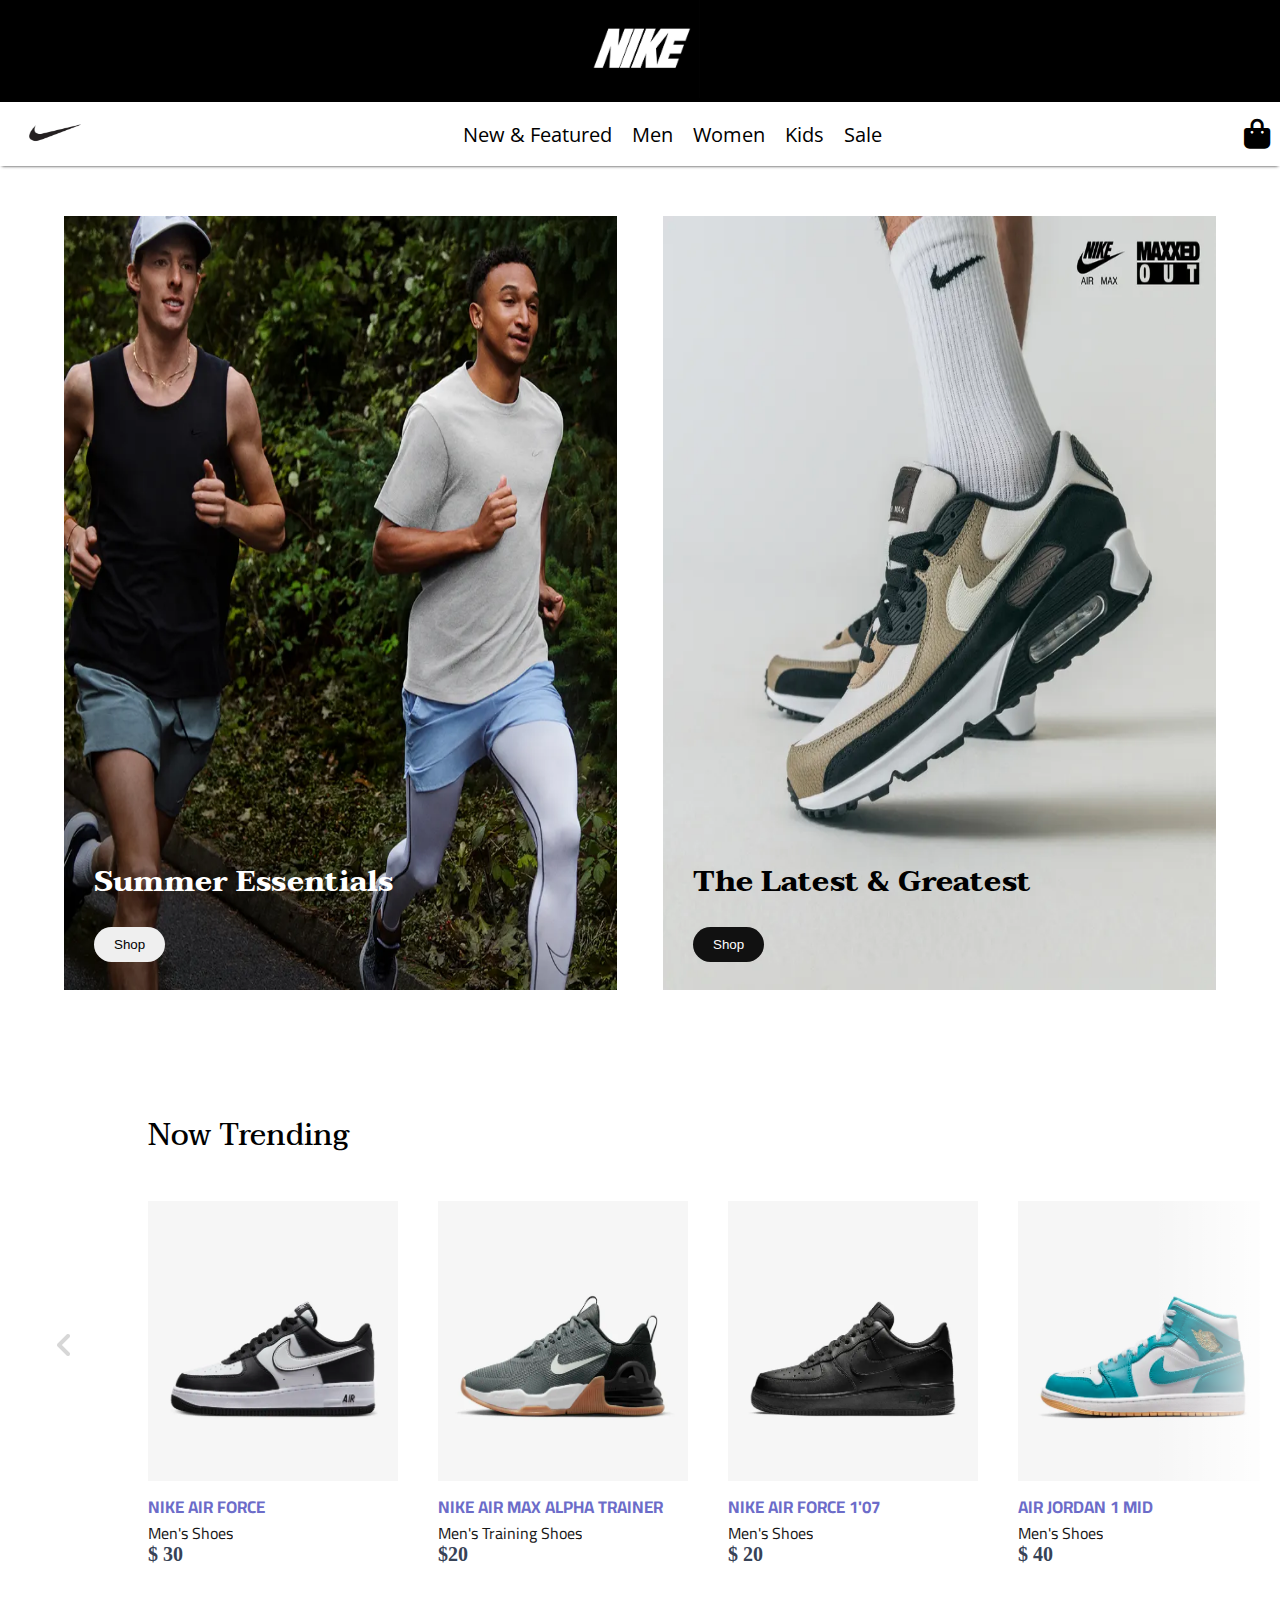
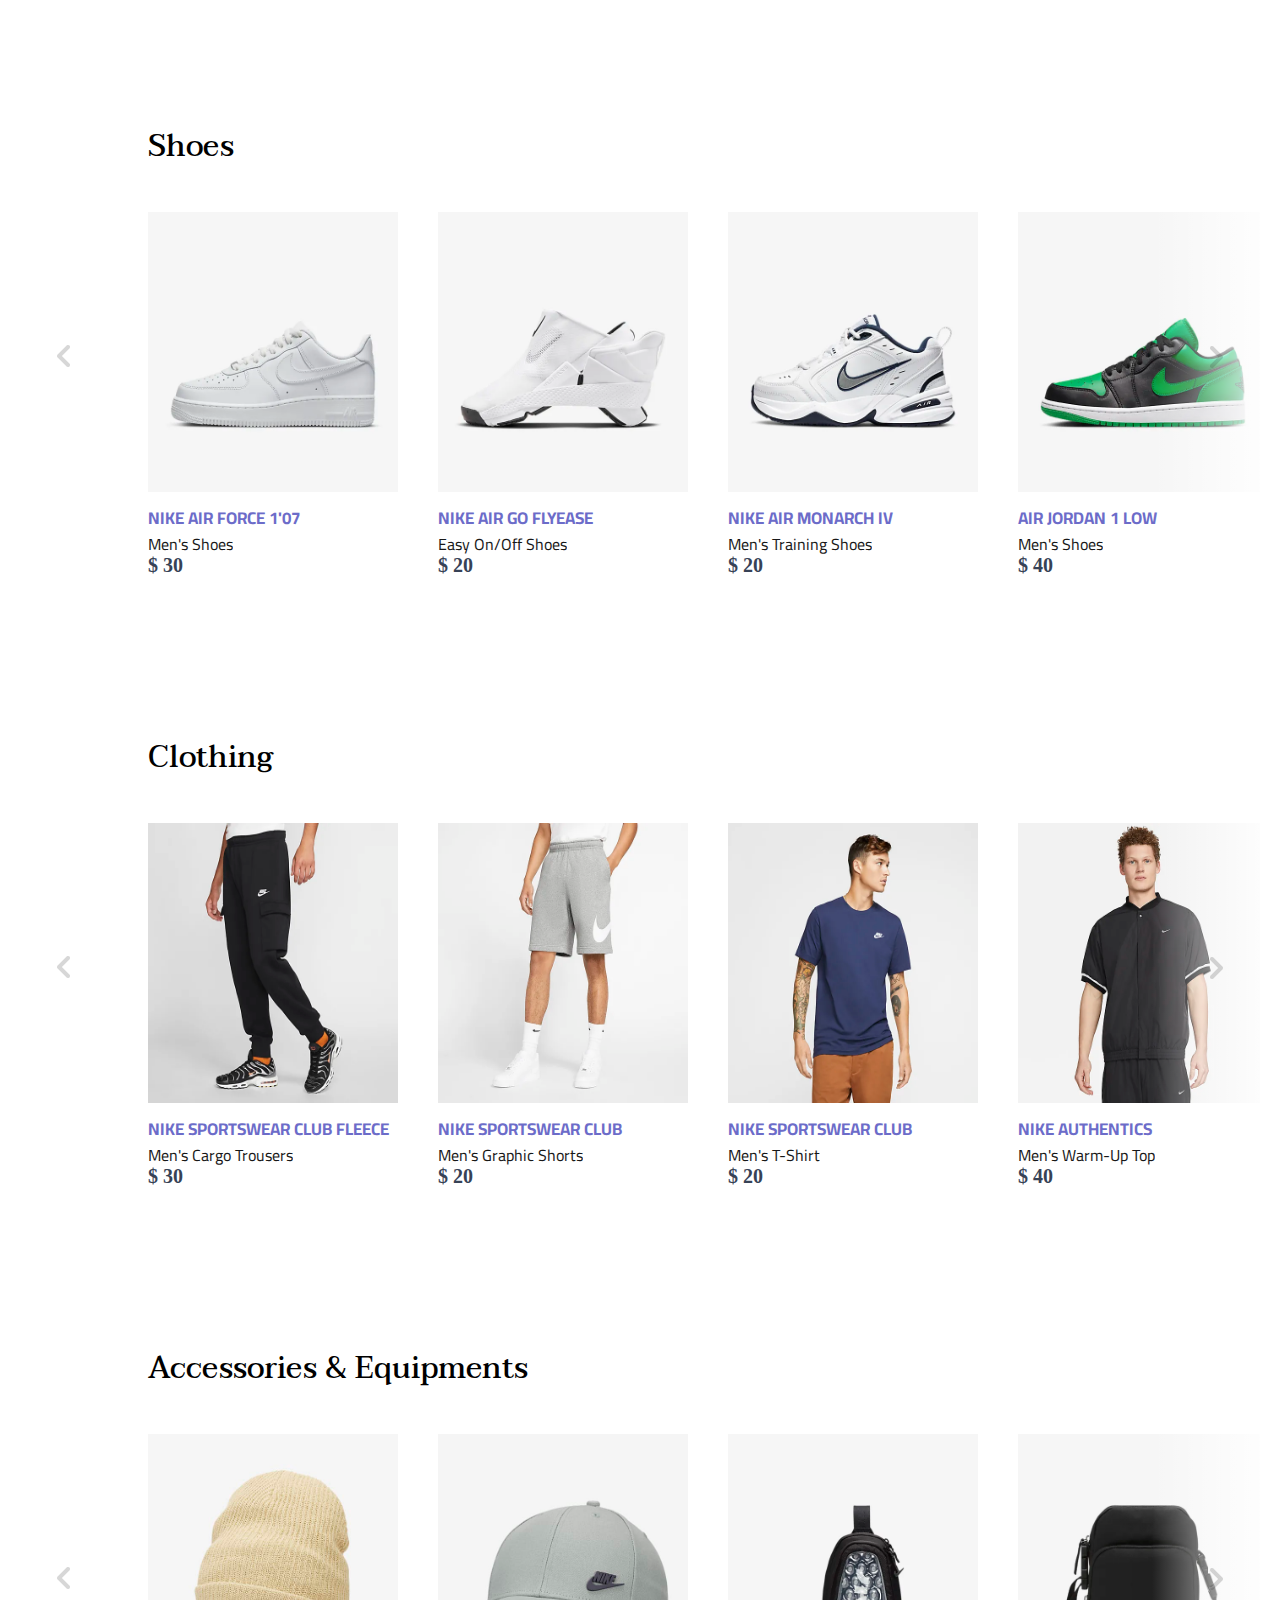
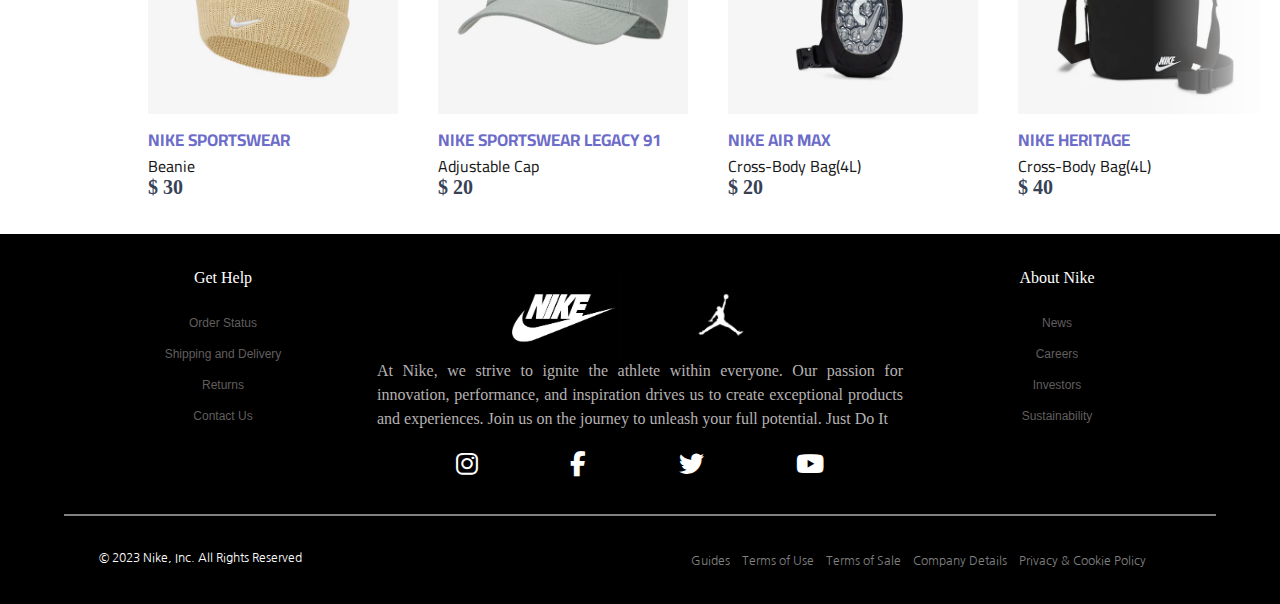
<file: Men.html>
<!DOCTYPE html>
<html lang="en">
<head>
    <meta charset="UTF-8">
    <meta http-equiv="X-UA-Compatible" content="IE=edge">
    <meta name="viewport" content="width=device-width, initial-scale=1.0">
    <title>Men</title>
    <link rel="stylesheet" href="style.css">

    <!--font awesome-->
    <link rel="stylesheet" href="https://cdnjs.cloudflare.com/ajax/libs/font-awesome/6.4.0/css/all.min.css">



    <!--Fonts-->
    <link rel="preconnect" href="https://fonts.googleapis.com">
    <link rel="preconnect" href="https://fonts.gstatic.com" crossorigin>
    <link href="https://fonts.googleapis.com/css2?family=Castoro+Titling&display=swap" rel="stylesheet">
    <link href="https://fonts.googleapis.com/css2?family=Nanum+Gothic&display=swap" rel="stylesheet">
    <link href="https://fonts.googleapis.com/css2?family=Open+Sans:wght@300&display=swap" rel="stylesheet">
    <link href="https://fonts.googleapis.com/css2?family=Konkhmer+Sleokchher&display=swap" rel="stylesheet">
    <link href="https://fonts.googleapis.com/css2?family=Cairo:wght@200&display=swap" rel="stylesheet">
    <link href="https://fonts.googleapis.com/css2?family=Taviraj:wght@300&display=swap" rel="stylesheet">
    <link rel="icon" href="./Images/header-logo.jpg" >

</head>
<body>
    <header class="head">

        <div class="logo-header"><a href="index.html"><img
            src="Images/nike-logo-name-white-clothes-design-icon-abstract-football-illustration-with-black-background-free-vector.jpg"
            alt=""></a></div>
    </header>
    <div class="head-two under">
        <div class="one">

            <!--
                <i onclick="show()" class=" fas fa-bars bar-icon" id="menu-icon"></i>
            -->
            <a href="index.html"><img class="logo-img" src="Images/260_nike.jpg" alt=""></a>
           

        </div>  

        <div class="nav">

            <ul>
                <li><a href="sale.html">Sale</a></li>
                <li><a href="kids.html">Kids</a></li>
                <li><a href="Women.html">Women</a></li>
                <li><a href="Men.html">Men</a></li>
                <li><a href="feature.html">New & Featured</a></li>
                
            </ul>
        </div>



        <div class="cart-back">
            <div class="big-cart">
                <i class="fa fa-duotone fa-bag-shopping" onclick="showCart()"></i>
                <div class="notify"></div>
            </div>
            
            <i id="bar"class="fa-solid fa-bars" onclick="showNav()"></i>            
        </div>

    </div>


    <div class="small-nav">
        <ul>
            <li><a href="feature.html">New & Featured</a></li>
            <li><a href="Men.html">Men</a></li>
            <li><a href="Women.html">Women</a></li>
            <li><a href="kids.html">Kids</a></li>
            <li><a href="sale.html">Sale</a></li>

        </ul>
    </div>


    <div class="cart-div">
        <p class="cal">Your Total is:$ <label for="" class="total">0</label></p>
        <button onclick="purchase()" class="confirm-btn">Confirm</button>
    </div>


    <div class="confirm-message">
        
        <div class="message-content">
            <div class="message-img">
                <img width="200px" height="100px" src="Images/messageLogo.jpg" alt="">
            </div>
            <h1>Thank You For Making This Order</h1>
            <p>Your Order Consists of <label class="num" for=""></label> Item(s)</p>
            <p>The total is $ <label class="order-total" for=""></label></p>
            <button class="message-btn" onclick="removeConfirm()">OK</button>
        </div>
    </div>
    


    <div class="men-border-offer">
        <div class="workout">
            <img src="Images/workout-essentials.webp" alt="">
            <div class="men-border-content">
                <h3>Summer Essentials</h3>
                <button onclick="goToSummer()">Shop</button>
            </div>
        </div>

        <div class="shoes-border">
            <img src="Images/shoes.webp" alt="">
            <div class="men-border-content">
                <h3>The Latest & Greatest </h3>
                <button onclick="goToGear()">Shop</button>
            </div>
        </div>
    </div>


    


    <section class="product"> 
        <h2 class="product-category">Now Trending</h2>
        <button class="pre-btn"><img src="Images/arrow.png" alt=""></button>
        <button class="nxt-btn"><img src="Images/arrow.png" alt=""></button>
        <div class="product-container">

            <div class="product-card">
                <div class="product-image">
                    
                    <img src="Images/t1.webp" class="product-thumb" alt="">
                    <button onclick="addToCart()"  class="card-btn">add to wishlist</button>
                </div>
                <div class="product-info">
                    <h3 class="product-brand">Nike Air Force</h3>
                    <p class="product-short-description">Men's Shoes</p>
                    <span class="price">$ <label for="">30</label></span>
                </div>
            </div>

            <div class="product-card">
                <div class="product-image">
                    
                    <img src="Images/t2.webp" class="product-thumb" alt="">
                    <button onclick="addToCart()" class="card-btn">add to wishlist</button>
                </div>
                <div class="product-info">
                    <h3 class="product-brand">Nike Air Max Alpha Trainer</h3>
                    <p class="product-short-description">Men's Training Shoes</p>
                    <span class="price">$<label for="">20</label></span>  
                </div>
            </div>
            <div class="product-card">
                <div class="product-image">
                    
                    <img src="Images/t3.webp" class="product-thumb" alt="">
                    <button onclick="addToCart()"  class="card-btn">add to wishlist</button>
                </div>
                <div class="product-info">
                    <h3 class="product-brand">Nike Air Force 1'07</h3>
                    <p class="product-short-description">Men's Shoes</p>
                    <span class="price">$ <label for="">20</label></span>
                </div>
            </div>
            <div class="product-card">
                <div class="product-image">
                    
                    <img src="Images/t4.webp" class="product-thumb" alt="">
                    <button class="card-btn">add to wishlist</button>
                </div>
                <div class="product-info">
                    <h3 class="product-brand">Air Jordan 1 Mid</h3>
                    <p class="product-short-description">Men's Shoes</p>
                    <span class="price">$ <label for="">40</label></span>
                </div>
            </div>
            <div class="product-card">
                <div class="product-image">
                    
                    <img src="Images/t5.webp" class="product-thumb" alt="">
                    <button class="card-btn">add to wishlist</button>
                </div>
                <div class="product-info">
                    <h3 class="product-brand">Milwaukee Bucks Icon Edition</h3>
                    <p class="product-short-description">Men's Nike NBA Swingman Shorts</p>
                    <span class="price">$ <label for="">50</label></span>
                </div>
            </div>
            <div class="product-card">
                <div class="product-image">
                    
                    <img src="Images/t7.webp" class="product-thumb" alt="">
                    <button class="card-btn">add to wishlist</button>
                </div>
                <div class="product-info">
                    <h3 class="product-brand">Jordan Dri-FIT Sport</h3>
                    <p class="product-short-description">Men's Diamond Shorts</p>
                    <span class="price">$ <label for="">55</label></span>
                </div>
            </div>
            <div class="product-card">
                <div class="product-image">
                    
                    <img src="Images/t8.webp" class="product-thumb" alt="">
                    <button class="card-btn">add to wishlist</button>
                </div>
                <div class="product-info">
                    <h3 class="product-brand">Jordan Stadium 90</h3>
                    <p class="product-short-description">Men's Shoes</p>
                    <span class="price">$ <label for="">40</label></span>
                </div>
            </div>
            <div class="product-card">
                <div class="product-image">
                    
                    <img src="Images/n8.webp" class="product-thumb" alt="">
                    <button class="card-btn">add to wishlist</button>
                </div>
                <div class="product-info">
                    <h3 class="product-brand">Nike Air Pegasus '89</h3>
                    <p class="product-short-description">Men's Shoes</p>
                    <span class="price">$ <label for="">45</label></span>
                </div>
            </div>
            <div class="product-card">
                <div class="product-image">
                    
                    <img src="Images/n9.webp" class="product-thumb" alt="">
                    <button class="card-btn">add to wishlist</button>
                </div>
                <div class="product-info">
                    <h3 class="product-brand">Nike Air Force 1 Next Nature</h3>
                    <p class="product-short-description">Men's Shoes</p>
                    <span class="price">$ <label for="">20</label></span>
                </div>
            </div>
            
        </div>
    </section>


    <section class="product"> 
        <h2 class="product-category">Shoes</h2>
        <button class="pre-btn"><img src="Images/arrow.png" alt=""></button>
        <button class="nxt-btn"><img src="Images/arrow.png" alt=""></button>
        <div class="product-container">
            <div class="product-card">
                <div class="product-image">
                    
                    <img src="Images/a1.webp" class="product-thumb" alt="">
                    <button class="card-btn">add to wishlist</button>
                </div>
                <div class="product-info">
                    <h3 class="product-brand">Nike Air Force 1'07</h3>
                    <p class="product-short-description">Men's Shoes</p>
                    <span class="price">$ <label for="">30</label></span>
                </div>
            </div>
            <div class="product-card">
                <div class="product-image">
                    
                    <img src="Images/a2.webp" class="product-thumb" alt="">
                    <button class="card-btn">add to wishlist</button>
                </div>
                <div class="product-info">
                    <h3 class="product-brand">Nike Air Go FlyEase</h3>
                    <p class="product-short-description">Easy On/Off Shoes</p>
                    <span class="price">$ <label for="">20</label></span>  
                </div>
            </div>
            <div class="product-card">
                <div class="product-image">
                    
                    <img src="Images/a3.webp" class="product-thumb" alt="">
                    <button class="card-btn">add to wishlist</button>
                </div>
                <div class="product-info">
                    <h3 class="product-brand">Nike Air Monarch IV</h3>
                    <p class="product-short-description">Men's Training Shoes</p>
                    <span class="price">$ <label for="">20</label></span>
                </div>
            </div>
            <div class="product-card">
                <div class="product-image">
                    
                    <img src="Images/a4.webp" class="product-thumb" alt="">
                    <button class="card-btn">add to wishlist</button>
                </div>
                <div class="product-info">
                    <h3 class="product-brand">Air Jordan 1 Low</h3>
                    <p class="product-short-description">Men's Shoes</p>
                    <span class="price">$ <label for="">40</label></span>
                </div>
            </div>
            <div class="product-card">
                <div class="product-image">
                    
                    <img src="Images/a5.webp" class="product-thumb" alt="">
                    <button class="card-btn">add to wishlist</button>
                </div>
                <div class="product-info">
                    <h3 class="product-brand">Nike Air Force 1'07</h3>
                    <p class="product-short-description">Men's Shoe</p>
                    <span class="price">$ <label for="">50</label></span>
                </div>
            </div>
            <div class="product-card">
                <div class="product-image">
                    
                    <img src="Images/a6.webp" class="product-thumb" alt="">
                    <button class="card-btn">add to wishlist</button>
                </div>
                <div class="product-info">
                    <h3 class="product-brand">Air Jordan 1 Low G</h3>
                    <p class="product-short-description">Golf Shoes</p>
                    <span class="price">$ <label for="">55</label></span>
                </div>
            </div>
            <div class="product-card">
                <div class="product-image">
                    
                    <img src="Images/a7.webp" class="product-thumb" alt="">
                    <button class="card-btn">add to wishlist</button>
                </div>
                <div class="product-info">
                    <h3 class="product-brand">Nike Court Vision Low</h3>
                    <p class="product-short-description">Men's Shoes</p>
                    <span class="price">$ <label for="">40</label></span>
                </div>
            </div>
            <div class="product-card">
                <div class="product-image">
                    
                    <img src="Images/a8.webp" class="product-thumb" alt="">
                    <button class="card-btn">add to wishlist</button>
                </div>
                <div class="product-info">
                    <h3 class="product-brand">Nike Air Force 1'07</h3>
                    <p class="product-short-description">Men's Shoes</p>
                    <span class="price">$ <label for="">45</label></span>
                </div>
            </div>
            <div class="product-card">
                <div class="product-image">
                    
                    <img src="Images/n9.webp" class="product-thumb" alt="">
                    <button class="card-btn">add to wishlist</button>
                </div>
                <div class="product-info">
                    <h3 class="product-brand">Nike Air Force 1 Next Nature</h3>
                    <p class="product-short-description">Men's Shoes</p>
                    <span class="price">$ <label for="">20</label></span>
                </div>
            </div>
            
        </div>
    </section>


    <section class="product"> 
        <h2 class="product-category">Clothing</h2>
        <button class="pre-btn"><img src="Images/arrow.png" alt=""></button>
        <button class="nxt-btn"><img src="Images/arrow.png" alt=""></button>
        <div class="product-container">
            <div class="product-card">
                <div class="product-image">
                    
                    <img src="Images/c1.webp" class="product-thumb" alt="">
                    <button class="card-btn">add to wishlist</button>
                </div>
                <div class="product-info">
                    <h3 class="product-brand">Nike Sportswear Club Fleece</h3>
                    <p class="product-short-description">Men's Cargo Trousers</p>
                    <span class="price">$ <label for="">30</label></span>
                </div>
            </div>
            <div class="product-card">
                <div class="product-image">
                    
                    <img src="Images/c2.webp" class="product-thumb" alt="">
                    <button class="card-btn">add to wishlist</button>
                </div>
                <div class="product-info">
                    <h3 class="product-brand">Nike Sportswear Club</h3>
                    <p class="product-short-description">Men's Graphic Shorts</p>
                    <span class="price">$ <label for="">20</label></span>  
                </div>
            </div>
            <div class="product-card">
                <div class="product-image">
                    
                    <img src="Images/c3.webp" class="product-thumb" alt="">
                    <button class="card-btn">add to wishlist</button>
                </div>
                <div class="product-info">
                    <h3 class="product-brand">Nike Sportswear Club</h3>
                    <p class="product-short-description">Men's T-Shirt</p>
                    <span class="price">$ <label for="">20</label></span>
                </div>
            </div>
            <div class="product-card">
                <div class="product-image">
                    
                    <img src="Images/c4.webp" class="product-thumb" alt="">
                    <button class="card-btn">add to wishlist</button>
                </div>
                <div class="product-info">
                    <h3 class="product-brand">Nike Authentics</h3>
                    <p class="product-short-description">Men's Warm-Up Top</p>
                    <span class="price">$ <label for="">40</label></span>
                </div>
            </div>
            <div class="product-card">
                <div class="product-image">
                    
                    <img src="Images/c5.webp" class="product-thumb" alt="">
                    <button class="card-btn">add to wishlist</button>
                </div>
                <div class="product-info">
                    <h3 class="product-brand">Nike Dri-FIT</h3>
                    <p class="product-short-description">Men's Fitness T-Shirt</p>
                    <span class="price">$ <label for="">50</label></span>
                </div>
            </div>
            <div class="product-card">
                <div class="product-image">
                    
                    <img src="Images/c6.webp" class="product-thumb" alt="">
                    <button class="card-btn">add to wishlist</button>
                </div>
                <div class="product-info">
                    <h3 class="product-brand">Paris Saint-Germain</h3>
                    <p class="product-short-description">Men's Jordan Knit Football Pants</p>
                    <span class="price">$ <label for="">55</label></span>
                </div>
            </div>
            <div class="product-card">
                <div class="product-image">
                    
                    <img src="Images/c7.webp" class="product-thumb" alt="">
                    <button class="card-btn">add to wishlist</button>
                </div>
                <div class="product-info">
                    <h3 class="product-brand">Nike Club Alumni</h3>
                    <p class="product-short-description">Men's French Terry Shorts</p>
                    <span class="price">$ <label for="">40</label></span>
                </div>
            </div>
            <div class="product-card">
                <div class="product-image">
                    
                    <img src="Images/c8.webp" class="product-thumb" alt="">
                    <button class="card-btn">add to wishlist</button>
                </div>
                <div class="product-info">
                    <h3 class="product-brand">Zion Dri-FIT</h3>
                    <p class="product-short-description">Men's Trousers</p>
                    <span class="price">$ <label for="">45</label></span>
                </div>
            </div>
            <div class="product-card">
                <div class="product-image">
                    
                    <img src="Images/c9.webp" class="product-thumb" alt="">
                    <button class="card-btn">add to wishlist</button>
                </div>
                <div class="product-info">
                    <h3 class="product-brand">Nike Sportswear Tech Pack</h3>
                    <p class="product-short-description">Men's Woven Hooded Jacket</p>
                    <span class="price">$ <label for="">20</label></span>
                </div>
            </div>
            
        </div>
    </section>




    <section class="product"> 
        <h2 class="product-category">Accessories & Equipments</h2>
        <button class="pre-btn"><img src="Images/arrow.png" alt=""></button>
        <button class="nxt-btn"><img src="Images/arrow.png" alt=""></button>
        <div class="product-container">
            <div class="product-card">
                <div class="product-image">
                    
                    <img src="Images/e1.jpg" class="product-thumb" alt="">
                    <button class="card-btn">add to wishlist</button>
                </div>
                <div class="product-info">
                    <h3 class="product-brand">Nike Sportswear</h3>
                    <p class="product-short-description">Beanie</p>
                    <span class="price">$ <label for="">30</label></span>
                </div>
            </div>
            <div class="product-card">
                <div class="product-image">
                    
                    <img src="Images/e2.jpg" class="product-thumb" alt="">
                    <button class="card-btn">add to wishlist</button>
                </div>
                <div class="product-info">
                    <h3 class="product-brand">Nike Sportswear Legacy 91</h3>
                    <p class="product-short-description">Adjustable Cap</p>
                    <span class="price">$ <label for="">20</label></span>  
                </div>
            </div>
            <div class="product-card">
                <div class="product-image">
                    
                    <img src="Images/e3.webp" class="product-thumb" alt="">
                    <button class="card-btn">add to wishlist</button>
                </div>
                <div class="product-info">
                    <h3 class="product-brand">Nike Air Max</h3>
                    <p class="product-short-description">Cross-Body Bag(4L)</p>
                    <span class="price">$ <label for="">20</label></span>
                </div>
            </div>
            <div class="product-card">
                <div class="product-image">
                    
                    <img src="Images/e4.webp" class="product-thumb" alt="">
                    <button class="card-btn">add to wishlist</button>
                </div>
                <div class="product-info">
                    <h3 class="product-brand">Nike Heritage</h3>
                    <p class="product-short-description">Cross-Body Bag(4L)</p>
                    <span class="price">$ <label for="">40</label></span>
                </div>
            </div>
            <div class="product-card">
                <div class="product-image">
                    
                    <img src="Images/e5.webp" class="product-thumb" alt="">
                    <button class="card-btn">add to wishlist</button>
                </div>
                <div class="product-info">
                    <h3 class="product-brand">Nike Sportswear PRM</h3>
                    <p class="product-short-description">Backpack (26L)</p>
                    <span class="price">$ <label for="">50</label></span>
                </div>
            </div>
            <div class="product-card">
                <div class="product-image">
                    
                    <img src="Images/e6.jpg" class="product-thumb" alt="">
                    <button class="card-btn">add to wishlist</button>
                </div>
                <div class="product-info">
                    <h3 class="product-brand">Nike Sportswear Heritage86</h3>
                    <p class="product-short-description">Adjustable Cap</p>
                    <span class="price">$ <label for="">55</label></span>
                </div>
            </div>
            <div class="product-card">
                <div class="product-image">
                    
                    <img src="Images/e7.webp" class="product-thumb" alt="">
                    <button class="card-btn">add to wishlist</button>
                </div>
                <div class="product-info">
                    <h3 class="product-brand">Nike Premium</h3>
                    <p class="product-short-description">Cross-Body Bag(4L)</p>
                    <span class="price">$ <label for="">40</label></span>
                </div>
            </div>
            <div class="product-card">
                <div class="product-image">
                    
                    <img src="Images/e8.webp" class="product-thumb" alt="">
                    <button class="card-btn">add to wishlist</button>
                </div>
                <div class="product-info">
                    <h3 class="product-brand">Nike Everyday Plus Cushioned</h3>
                    <p class="product-short-description">Ankle Socks</p>
                    <span class="price">$ <label for="">45</label></span>
                </div>
            </div>
            <div class="product-card">
                <div class="product-image">

                    <img src="Images/e9.jpg" class="product-thumb" alt="">
                    <button class="card-btn">add to wishlist</button>
                </div>
                <div class="product-info">
                    <h3 class="product-brand">Nike Academy</h3>
                    <p class="product-short-description">Football</p>
                    <span class="price">$ <label for="">20</label></span>
                </div>
            </div>
            
        </div>
    </section>
















    <footer class="foot">
        <div class="row footer-top">



            <div class="box-two col-3 col-s-12">
                <div class="center">
                    <p>Get Help <i class="fa-solid fa-caret-up fa-rotate-180" onclick="showListTwo()"></i></p>
                    <ul class="list-two">
                        <li><a href="contact.html" target="_blank">Order Status</a></li>
                        <li><a href="https://www.nike.com/il/help/a/shipping-delivery-gs" target="_blank">Shipping and Delivery</a></li>
                        <li><a href="https://www.nike.com/il/help/a/returns-policy-gs" target="_blank">Returns</a></li>
                        <li><a href="contact.html" target="_blank">Contact Us</a></li>
                    </ul>
                </div>
            </div>


            <div class="box-one col-6 col-s-12">
                <div class="footer-images">
                    <img width="120px" height="90px" src="Images/header-logo.jpg" alt="">
                    <img width="120px" height="90px" src="Images/basketball.jpg" alt="">
                </div>
                <p>At Nike, we strive to ignite the athlete within everyone. Our passion for innovation, performance,
                    and inspiration drives us to create exceptional products and experiences. Join us on the journey to
                    unleash your full potential. Just Do It</p>
                <div class="icons">
                    <a href="https://www.instagram.com/nike/" target="_blank"><i class="fa-brands fa-instagram"></i></a>
                    <a href="https://www.facebook.com/nike/" target="_blank"><i class="fa-brands fa-facebook-f"></i></a>
                    <a href="https://twitter.com/nike" target="_blank"><i class="fa-brands fa-twitter"></i></a>
                    <a href="https://www.youtube.com/user/NIKE" target="_blank"><i class="fa-brands fa-youtube"></i></a>
                </div>
            </div>


            <div class="box-three col-3 col-s-12">
                <div class="center">
                    <p>About Nike <i onclick="showListOne()" class="fa-solid fa-caret-up fa-rotate-180"></i></p>
                    <ul class="list-one">
                        <li><a href="https://about.nike.com/en/newsroom" target="_blank">News</a></li>
                        <li><a href="https://jobs.nike.com/" target="_blank">Careers</a></li>
                        <li><a href="https://investors.nike.com/Home/default.aspx" target="_blank">Investors</a></li>
                        <li><a href="https://www.nike.com/il/sustainability" target="_blank">Sustainability</a></li>
                    </ul>
                </div>
            </div>

        </div>
        <div class="footer-bottom row">
            <div class="copyWrite col-6 col-s-12">
                <p>© 2023 Nike, Inc. All Rights Reserved</p>
            </div>
            <div class="page-info col-6 col-s-12">
                <ul>
                    <li><a href="https://www.nike.com/il/nike-factory-store" target="_blank">Guides</a></li>
                    <li><a
                            href="https://agreementservice.svs.nike.com/il/en_gb/rest/agreement?agreementType=termsOfUse&uxId=com.nike.unite&country=IL&language=en&requestType=redirect" target="_blank">Terms
                            of Use</a></li>
                    <li><a href="https://www.eshopworld.com/shoppers/help/terms-and-conditions-of-sale-en/" target="_blank">Terms of
                            Sale</a></li>
                    <li><a href="https://www.nike.com/il/help/a/company-details" target="_blank">Company Details</a></li>
                    <li><a
                            href="https://agreementservice.svs.nike.com/il/en_gb/rest/agreement?agreementType=privacyPolicy&uxId=com.nike.unite&country=IL&language=en&requestType=redirect" target="_blank">Privacy
                            & Cookie Policy</a></li>

                </ul>
            </div>
        </div>
    </footer>
    <script src="main.js"></script>
</body>
</html>
</file>
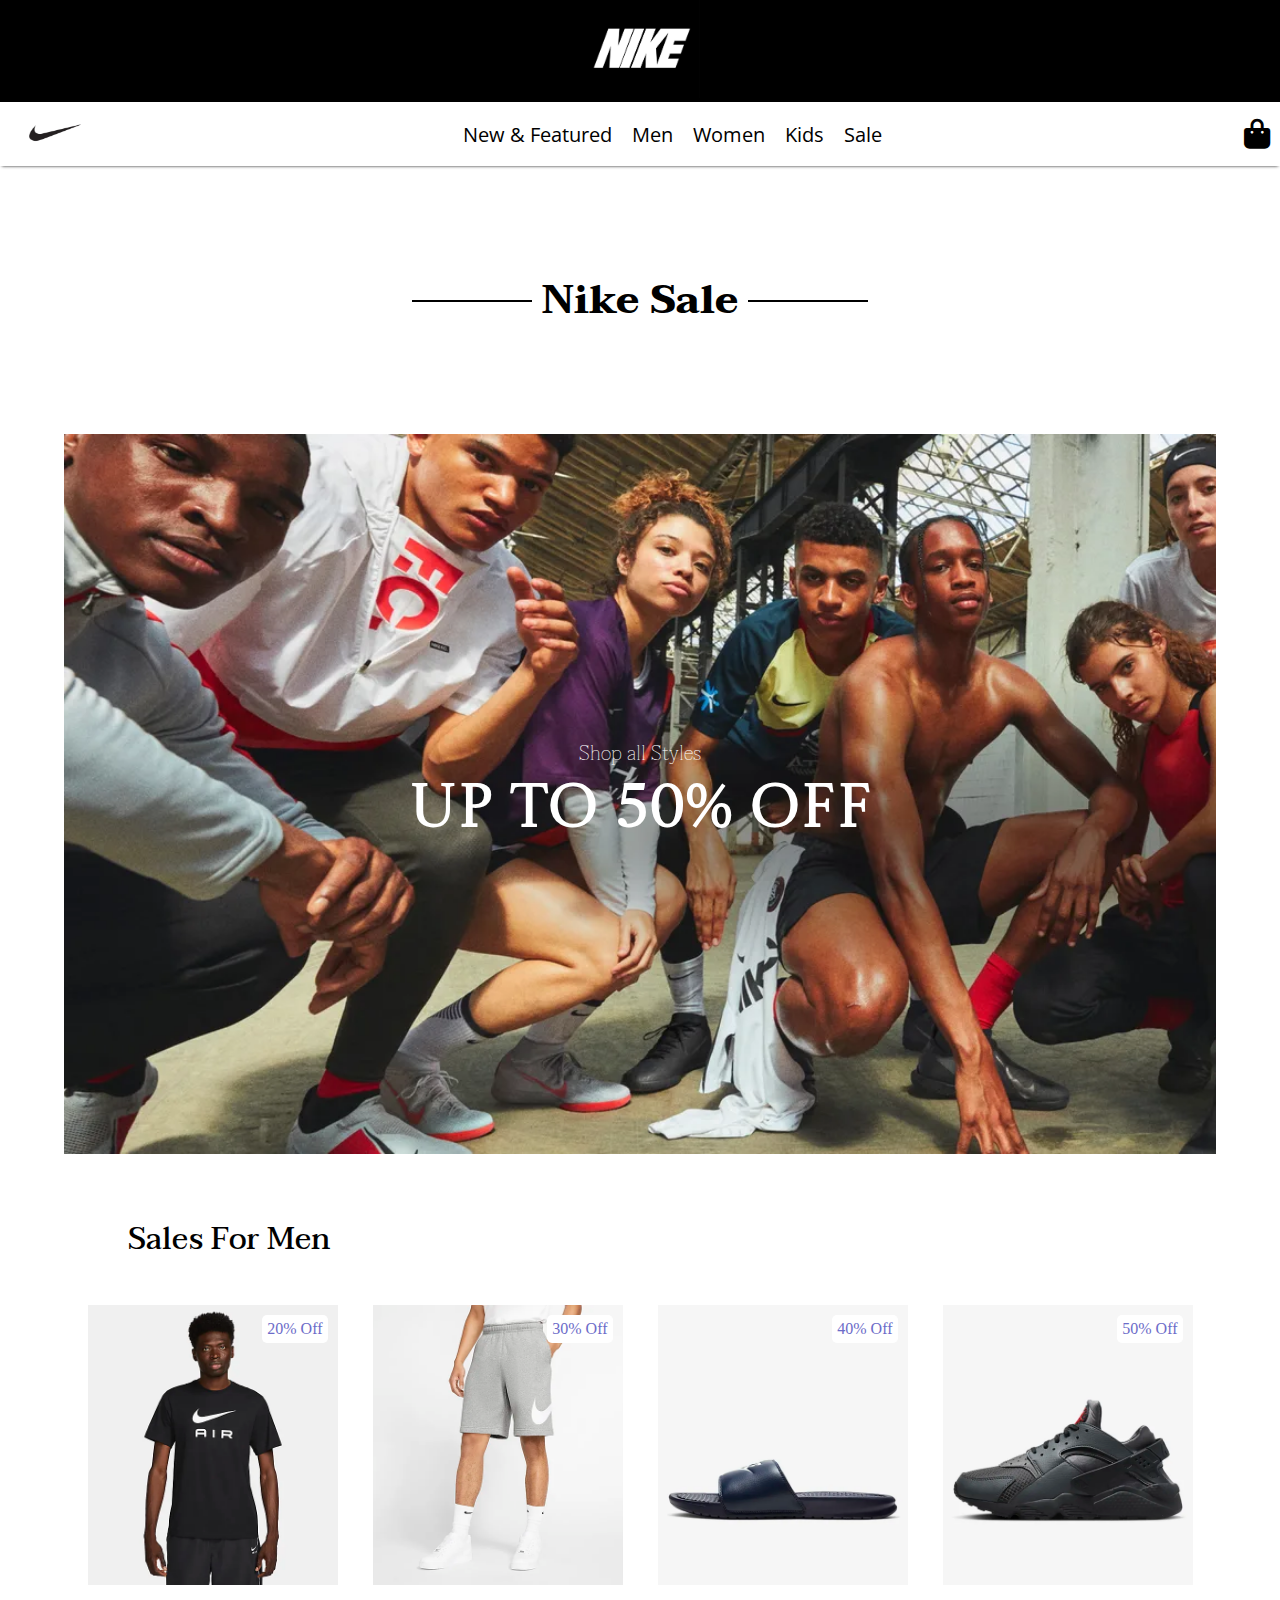
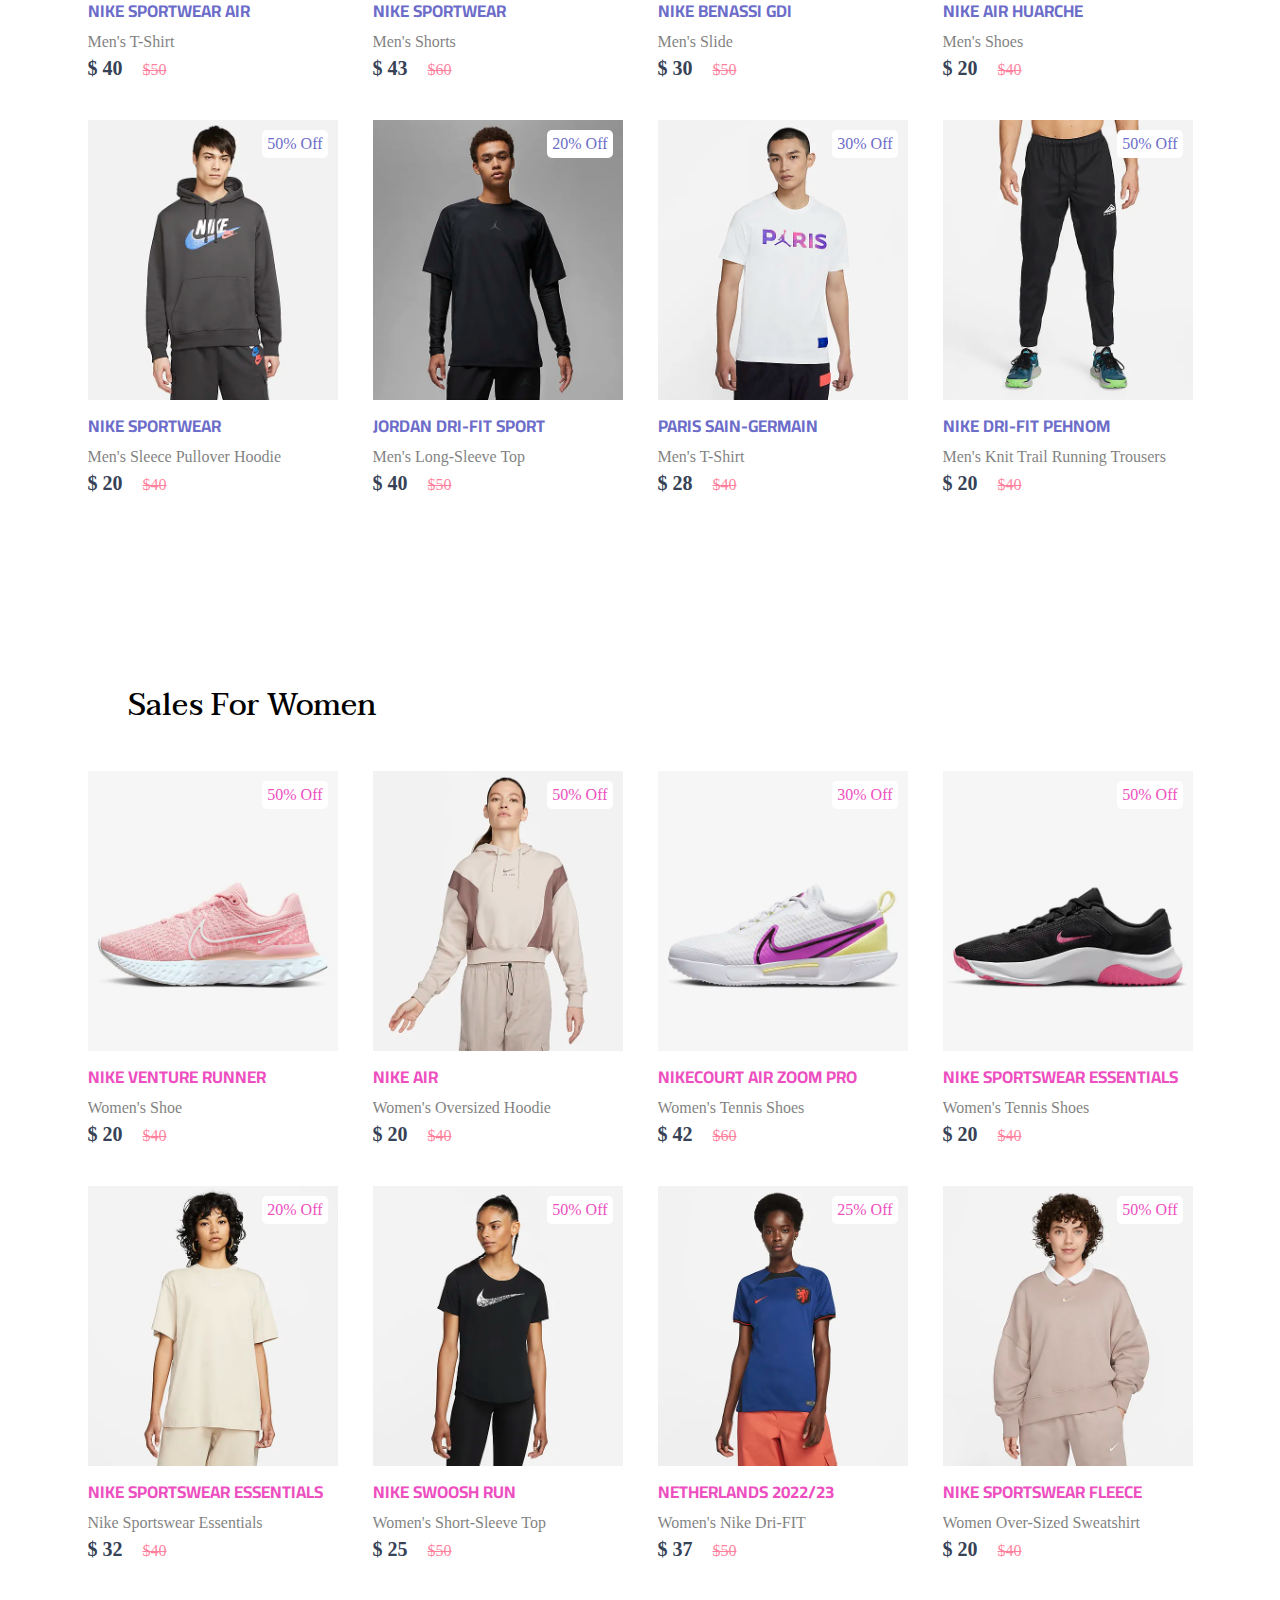
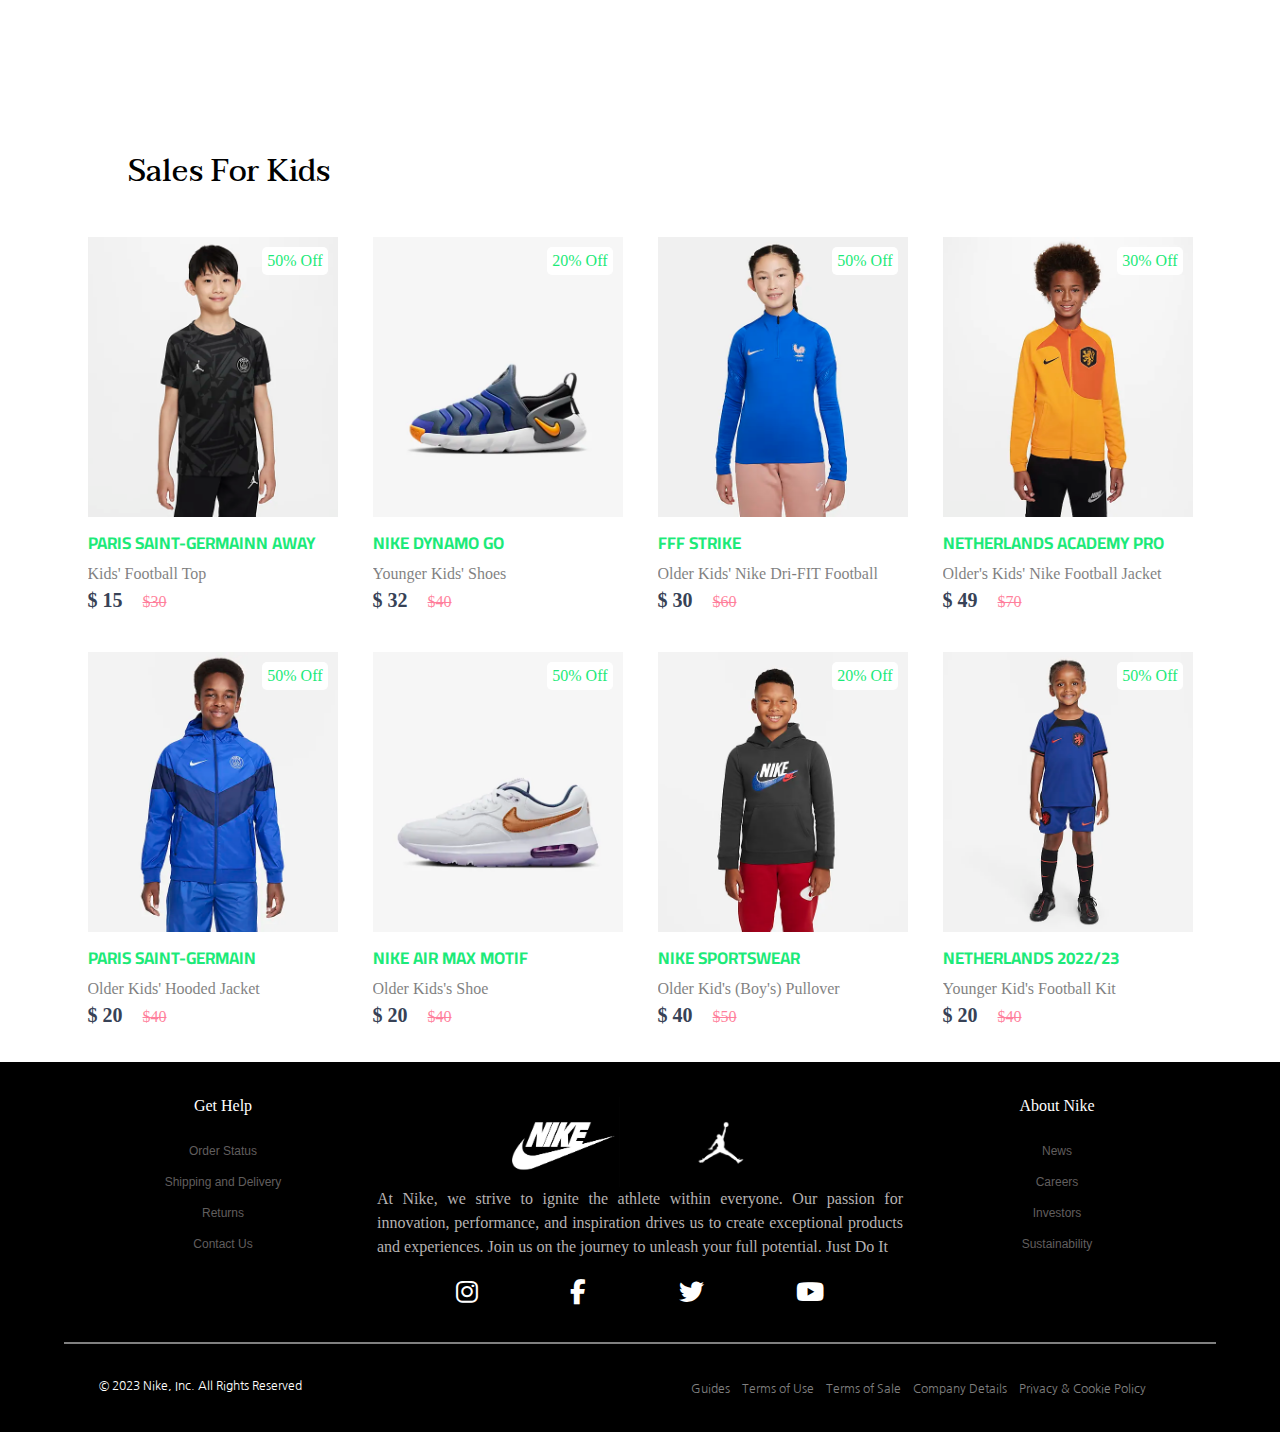
<file: sale.html>
<!DOCTYPE html>
<html lang="en">
<head>
    <meta charset="UTF-8">
    <meta http-equiv="X-UA-Compatible" content="IE=edge">
    <meta name="viewport" content="width=device-width, initial-scale=1.0">
    <title>Sale</title>

    <link rel="stylesheet" href="style.css">

    <!--font awesome-->
    <link rel="stylesheet" href="https://cdnjs.cloudflare.com/ajax/libs/font-awesome/6.4.0/css/all.min.css">



    <!--Fonts-->
    <link rel="preconnect" href="https://fonts.googleapis.com">
    <link rel="preconnect" href="https://fonts.gstatic.com" crossorigin>
    <link href="https://fonts.googleapis.com/css2?family=Castoro+Titling&display=swap" rel="stylesheet">
    <link href="https://fonts.googleapis.com/css2?family=Nanum+Gothic&display=swap" rel="stylesheet">
    <link href="https://fonts.googleapis.com/css2?family=Open+Sans:wght@300&display=swap" rel="stylesheet">
    <link href="https://fonts.googleapis.com/css2?family=Konkhmer+Sleokchher&display=swap" rel="stylesheet">
    <link href="https://fonts.googleapis.com/css2?family=Cairo:wght@200&display=swap" rel="stylesheet">
    <link href="https://fonts.googleapis.com/css2?family=Taviraj:wght@300&display=swap" rel="stylesheet">
    <link rel="icon" href="./Images/header-logo.jpg" >
</head>
<body>
    <header class="head">

        <div class="logo-header"><a href="index.html"><img
            src="Images/nike-logo-name-white-clothes-design-icon-abstract-football-illustration-with-black-background-free-vector.jpg"
            alt=""></a></div>
    </header>
    <div class="head-two under">
        <div class="one">

            <!--
                <i onclick="show()" class=" fas fa-bars bar-icon" id="menu-icon"></i>
            -->
            <a href="index.html"><img class="logo-img" src="Images/260_nike.jpg" alt=""></a>
           

        </div>  

        <div class="nav">

            <ul>
                <li><a href="sale.html">Sale</a></li>
                <li><a href="kids.html">Kids</a></li>
                <li><a href="Women.html">Women</a></li>
                <li><a href="Men.html">Men</a></li>
                <li><a href="feature.html">New & Featured</a></li>
                
            </ul>
        </div>



        <div class="cart-back">
            <div class="big-cart">
                <i class="fa fa-duotone fa-bag-shopping" onclick="showCart()"></i>
                <div class="notify"></div>
            </div>
            
            <i id="bar"class="fa-solid fa-bars" onclick="showNav()"></i>            
        </div>

    </div>


    <div class="small-nav">
        <ul>
            <li><a href="feature.html">New & Featured</a></li>
            <li><a href="Men.html">Men</a></li>
            <li><a href="Women.html">Women</a></li>
            <li><a href="kids.html">Kids</a></li>
            <li><a href="sale.html">Sale</a></li>

        </ul>
    </div>


    



    <div class="cart-div">
        <p class="cal">Your Total is:$ <label for="" class="total">0</label></p>
        <button onclick="purchase()" class="confirm-btn">Confirm</button>
    </div>


    <div class="confirm-message">
        
        <div class="message-content">
            <div class="message-img">
                <img width="200px" height="100px" src="Images/messageLogo.jpg" alt="">
            </div>
            <h1>Thank You For Making This Order</h1>
            <p>Your Order Consists of <label class="num" for=""></label> Item(s)</p>
            <p>The total is $ <label class="order-total" for=""></label></p>
            <button class="message-btn" onclick="removeConfirm()">OK</button>
            
        </div>
    </div>





    <h1  class="sale-title"><span>Nike Sale</span></h1>



    <div class="sale-border">
        <div class="sale-border-content">
            <h3>Shop all Styles</h3>
            <h1>UP TO 50% OFF</h1>
        </div>
    </div>




    <div id="men-sale" class="men-sale">
        <h2 class="sale-category">Sales For Men</h2>
        <div class="sale-cards">
            <div class="sale-card">
                <div class="sale-image">
                    <span class="discount-tag">20% off</span>
                    <img src="Images/m8.webp" alt="" class="sale-thumb">
                    <button class="card-btn">add to wishlit</button>
                </div>
                <div class="sale-info">
                    <h3 class="sale-brand">Nike Sportwear Air</h3>
                    <p class="sale-short-description">Men's T-shirt</p>
                    <span class="price">$ <label for="">40</label></span><span class="actual-price">$50</span>
                </div>
            </div>

            <div class="sale-card">
                <div class="sale-image">
                    <span class="discount-tag">30% off</span>
                    <img src="Images/m2.webp" alt="" class="sale-thumb">
                    <button class="card-btn">add to wishlit</button>
                </div>
                <div class="sale-info">
                    <h3 class="sale-brand">Nike Sportwear</h3>
                    <p class="sale-short-description">Men's Shorts</p>
                    <span class="price">$ <label for="">43</label></span><span class="actual-price">$60</span>
                </div>
            </div>


            <div class="sale-card">
                <div class="sale-image">
                    <span class="discount-tag">40% off</span>
                    <img src="Images/m3.webp" alt="" class="sale-thumb">
                    <button class="card-btn">add to wishlit</button>
                </div>
                <div class="sale-info">
                    <h3 class="sale-brand">Nike Benassi GDI</h3>
                    <p class="sale-short-description">Men's Slide</p>
                    <span class="price">$ <label for="">30</label></span><span class="actual-price">$50</span>
                </div>
            </div>


            <div class="sale-card">
                <div class="sale-image">
                    <span class="discount-tag">50% off</span>
                    <img src="Images/m4.webp" alt="" class="sale-thumb">
                    <button class="card-btn">add to wishlit</button>
                </div>
                <div class="sale-info">
                    <h3 class="sale-brand">Nike Air Huarche</h3>
                    <p class="sale-short-description">Men's Shoes</p>
                    <span class="price">$ <label for="">20</label></span><span class="actual-price">$40</span>
                </div>
            </div>



            <div class="sale-card">
                <div class="sale-image">
                    <span class="discount-tag">50% off</span>
                    <img src="Images/m5.webp" alt="" class="sale-thumb">
                    <button class="card-btn">add to wishlit</button>
                </div>
                <div class="sale-info">
                    <h3 class="sale-brand">Nike Sportwear</h3>
                    <p class="sale-short-description">Men's Sleece Pullover Hoodie</p>
                    <span class="price">$ <label for="">20</label></span><span class="actual-price">$40</span>
                </div>
            </div>


            <div class="sale-card">
                <div class="sale-image">
                    <span class="discount-tag">20% off</span>
                    <img src="Images/m6.webp" alt="" class="sale-thumb">
                    <button class="card-btn">add to wishlit</button>
                </div>
                <div class="sale-info">
                    <h3 class="sale-brand">Jordan Dri-FIT Sport</h3>
                    <p class="sale-short-description">Men's Long-Sleeve Top</p>
                    <span class="price">$ <label for="">40</label></span><span class="actual-price">$50</span>
                </div>
            </div>


            <div class="sale-card">
                <div class="sale-image">
                    <span class="discount-tag">30% off</span>
                    <img src="Images/m0.webp" alt="" class="sale-thumb">
                    <button class="card-btn">add to wishlit</button>
                </div>
                <div class="sale-info">
                    <h3 class="sale-brand">Paris Sain-Germain</h3>
                    <p class="sale-short-description">Men's T-Shirt</p>
                    <span class="price">$ <label for="">28</label></span><span class="actual-price">$40</span>
                </div>
            </div>

            <div class="sale-card">
                <div class="sale-image">
                    <span class="discount-tag">50% off</span>
                    <img src="Images/m7.webp" alt="" class="sale-thumb">
                    <button class="card-btn">add to wishlit</button>
                </div>
                <div class="sale-info">
                    <h3 class="sale-brand">Nike Dri-FIT Pehnom</h3>
                    <p class="sale-short-description">Men's Knit Trail Running Trousers</p>
                    <span class="price">$ <label for="">20</label></span><span class="actual-price">$40</span>
                </div>
            </div>
        </div>
    </div>






    <div id="women-sale" class="women-sale">
        <h2 class="sale-category">Sales For Women</h2>
        <div class="sale-cards">
            <div class="sale-card">
                <div class="sale-image">
                    <span class="discount-tag">50% off</span>
                    <img src="Images/w1.webp" alt="" class="sale-thumb">
                    <button class="card-btn">add to wishlit</button>
                </div>
                <div class="sale-info">
                    <h3 class="sale-brand">Nike Venture Runner</h3>
                    <p class="sale-short-description">Women's Shoe</p>
                    <span class="price">$ <label for="">20</label></span><span class="actual-price">$40</span>
                </div>
            </div>

            <div class="sale-card">
                <div class="sale-image">
                    <span class="discount-tag">50% off</span>
                    <img src="Images/w2.webp" alt="" class="sale-thumb">
                    <button class="card-btn">add to wishlit</button>
                </div>
                <div class="sale-info">
                    <h3 class="sale-brand">Nike Air</h3>
                    <p class="sale-short-description">Women's Oversized Hoodie</p>
                    <span class="price">$ <label for="">20</label></span><span class="actual-price">$40</span>
                </div>
            </div>


            <div class="sale-card">
                <div class="sale-image">
                    <span class="discount-tag">30% off</span>
                    <img src="Images/w3.webp" alt="" class="sale-thumb">
                    <button class="card-btn">add to wishlit</button>
                </div>
                <div class="sale-info">
                    <h3 class="sale-brand">NikeCourt Air Zoom Pro</h3>
                    <p class="sale-short-description">Women's Tennis Shoes</p>
                    <span class="price">$ <label for="">42</label></span><span class="actual-price">$60</span>
                </div>
            </div>


            <div class="sale-card">
                <div class="sale-image">
                    <span class="discount-tag">50% off</span>
                    <img src="Images/w4.webp" alt="" class="sale-thumb">
                    <button class="card-btn">add to wishlit</button>
                </div>
                <div class="sale-info">
                    <h3 class="sale-brand">Nike Sportswear Essentials</h3>
                    <p class="sale-short-description">Women's Tennis Shoes</p>
                    <span class="price">$ <label for="">20</label></span><span class="actual-price">$40</span>
                </div>
            </div>



            <div class="sale-card">
                <div class="sale-image">
                    <span class="discount-tag">20% off</span>
                    <img src="Images/w5.webp" alt="" class="sale-thumb">
                    <button class="card-btn">add to wishlit</button>
                </div>
                <div class="sale-info">
                    <h3 class="sale-brand">Nike Sportswear Essentials</h3>
                    <p class="sale-short-description">Nike Sportswear Essentials</p>
                    <span class="price">$ <label for="">32</label></span><span class="actual-price">$40</span>
                </div>
            </div>


            <div class="sale-card">
                <div class="sale-image">
                    <span class="discount-tag">50% off</span>
                    <img src="Images/w6.webp" alt="" class="sale-thumb">
                    <button class="card-btn">add to wishlit</button>
                </div>
                <div class="sale-info">
                    <h3 class="sale-brand">Nike Swoosh Run</h3>
                    <p class="sale-short-description">Women's Short-Sleeve Top</p>
                    <span class="price">$ <label for="">25</label></span><span class="actual-price">$50</span>
                </div>
            </div>


            <div class="sale-card">
                <div class="sale-image">
                    <span class="discount-tag">25% off</span>
                    <img src="Images/w7.webp" alt="" class="sale-thumb">
                    <button class="card-btn">add to wishlit</button>
                </div>
                <div class="sale-info">
                    <h3 class="sale-brand">Netherlands 2022/23</h3>
                    <p class="sale-short-description">Women's Nike Dri-FIT</p>
                    <span class="price">$ <label for="">37</label></span><span class="actual-price">$50</span>
                </div>
            </div>

            <div class="sale-card">
                <div class="sale-image">
                    <span class="discount-tag">50% off</span>
                    <img src="Images/w8.webp" alt="" class="sale-thumb">
                    <button class="card-btn">add to wishlit</button>
                </div>
                <div class="sale-info">
                    <h3 class="sale-brand">Nike Sportswear Fleece</h3>
                    <p class="sale-short-description">Women Over-Sized Sweatshirt</p>
                    <span class="price">$ <label for="">20</label></span><span class="actual-price">$40</span>
                </div>
            </div>
        </div>
    </div>





    <div id="kids-sale" class="kids-sale">
        <h2 class="sale-category">Sales For Kids</h2>
        <div class="sale-cards">
            <div class="sale-card">
                <div class="sale-image">
                    <span class="discount-tag">50% off</span>
                    <img src="Images/k1.webp" alt="" class="sale-thumb">
                    <button class="card-btn">add to wishlit</button>
                </div>
                <div class="sale-info">
                    <h3 class="sale-brand">Paris Saint-Germainn Away</h3>
                    <p class="sale-short-description">Kids' Football Top</p>
                    <span class="price">$ <label for="">15</label></span><span class="actual-price">$30</span>
                </div>
            </div>

            <div class="sale-card">
                <div class="sale-image">
                    <span class="discount-tag">20% off</span>
                    <img src="Images/k2.webp" alt="" class="sale-thumb">
                    <button class="card-btn">add to wishlit</button>
                </div>
                <div class="sale-info">
                    <h3 class="sale-brand">Nike Dynamo Go</h3>
                    <p class="sale-short-description">Younger Kids' Shoes</p>
                    <span class="price">$ <label for="">32</label></span><span class="actual-price">$40</span>
                </div>
            </div>


            <div class="sale-card">
                <div class="sale-image">
                    <span class="discount-tag">50% off</span>
                    <img src="Images/k3.webp" alt="" class="sale-thumb">
                    <button class="card-btn">add to wishlit</button>
                </div>
                <div class="sale-info">
                    <h3 class="sale-brand">FFF Strike</h3>
                    <p class="sale-short-description">Older Kids' Nike Dri-FIT Football Drill</p>
                    <span class="price">$ <label for="">30</label></span><span class="actual-price">$60</span>
                </div>
            </div>


            <div class="sale-card">
                <div class="sale-image">
                    <span class="discount-tag">30% off</span>
                    <img src="Images/k4.webp" alt="" class="sale-thumb">
                    <button class="card-btn">add to wishlit</button>
                </div>
                <div class="sale-info">
                    <h3 class="sale-brand">Netherlands Academy Pro</h3>
                    <p class="sale-short-description">Older's Kids' Nike Football Jacket</p>
                    <span class="price">$ <label for="">49</label></span><span class="actual-price">$70</span>
                </div>
            </div>



            <div class="sale-card">
                <div class="sale-image">
                    <span class="discount-tag">50% off</span>
                    <img src="Images/k5.webp" alt="" class="sale-thumb">
                    <button class="card-btn">add to wishlit</button>
                </div>
                <div class="sale-info">
                    <h3 class="sale-brand">Paris Saint-Germain</h3>
                    <p class="sale-short-description">Older Kids' Hooded Jacket</p>
                    <span class="price">$ <label for="">20</label></span><span class="actual-price">$40</span>
                </div>
            </div>


            <div class="sale-card">
                <div class="sale-image">
                    <span class="discount-tag">50% off</span>
                    <img src="Images/k6.webp" alt="" class="sale-thumb">
                    <button class="card-btn">add to wishlit</button>
                </div>
                <div class="sale-info">
                    <h3 class="sale-brand">Nike Air Max Motif</h3>
                    <p class="sale-short-description">Older Kids's Shoe</p>
                    <span class="price">$ <label for="">20</label></span><span class="actual-price">$40</span>
                </div>
            </div>


            <div class="sale-card">
                <div class="sale-image">
                    <span class="discount-tag">20% off</span>
                    <img src="Images/k7.webp" alt="" class="sale-thumb">
                    <button class="card-btn">add to wishlit</button>
                </div>
                <div class="sale-info">
                    <h3 class="sale-brand">Nike Sportswear</h3>
                    <p class="sale-short-description">Older Kid's (Boy's) Pullover</p>
                    <span class="price">$ <label for="">40</label></span><span class="actual-price">$50</span>
                </div>
            </div>

            <div class="sale-card">
                <div class="sale-image">
                    <span class="discount-tag">50% off</span>
                    <img src="Images/k9.webp" alt="" class="sale-thumb">
                    <button class="card-btn">add to wishlit</button>
                </div>
                <div class="sale-info">
                    <h3 class="sale-brand">Netherlands 2022/23</h3>
                    <p class="sale-short-description">Younger Kid's Football Kit</p>
                    <span class="price">$ <label for="">20</label></span><span class="actual-price">$40</span>
                </div>
            </div>
        </div>
    </div>













    <footer class="foot">
        <div class="row footer-top">



            <div class="box-two col-3 col-s-12">
                <div class="center">
                    <p>Get Help <i class="fa-solid fa-caret-up fa-rotate-180" onclick="showListTwo()"></i></p>
                    <ul class="list-two">
                        <li><a href="contact.html" target="_blank">Order Status</a></li>
                        <li><a href="https://www.nike.com/il/help/a/shipping-delivery-gs" target="_blank">Shipping and Delivery</a></li>
                        <li><a href="https://www.nike.com/il/help/a/returns-policy-gs" target="_blank">Returns</a></li>
                        <li><a href="contact.html" target="_blank">Contact Us</a></li>
                    </ul>
                </div>
            </div>


            <div class="box-one col-6 col-s-12">
                <div class="footer-images">
                    <img width="120px" height="90px" src="Images/header-logo.jpg" alt="">
                    <img width="120px" height="90px" src="Images/basketball.jpg" alt="">
                </div>
                <p>At Nike, we strive to ignite the athlete within everyone. Our passion for innovation, performance,
                    and inspiration drives us to create exceptional products and experiences. Join us on the journey to
                    unleash your full potential. Just Do It</p>
                <div class="icons">
                    <a href="https://www.instagram.com/nike/" target="_blank"><i class="fa-brands fa-instagram"></i></a>
                    <a href="https://www.facebook.com/nike/" target="_blank"><i class="fa-brands fa-facebook-f"></i></a>
                    <a href="https://twitter.com/nike" target="_blank"><i class="fa-brands fa-twitter"></i></a>
                    <a href="https://www.youtube.com/user/NIKE" target="_blank"><i class="fa-brands fa-youtube"></i></a>
                </div>
            </div>


            <div class="box-three col-3 col-s-12">
                <div class="center">
                    <p>About Nike <i onclick="showListOne()" class="fa-solid fa-caret-up fa-rotate-180"></i></p>
                    <ul class="list-one">
                        <li><a href="https://about.nike.com/en/newsroom" target="_blank">News</a></li>
                        <li><a href="https://jobs.nike.com/" target="_blank">Careers</a></li>
                        <li><a href="https://investors.nike.com/Home/default.aspx" target="_blank">Investors</a></li>
                        <li><a href="https://www.nike.com/il/sustainability" target="_blank">Sustainability</a></li>
                    </ul>
                </div>
            </div>

        </div>
        <div class="footer-bottom row">
            <div class="copyWrite col-6 col-s-12">
                <p>© 2023 Nike, Inc. All Rights Reserved</p>
            </div>
            <div class="page-info col-6 col-s-12">
                <ul>
                    <li><a href="https://www.nike.com/il/nike-factory-store" target="_blank">Guides</a></li>
                    <li><a
                            href="https://agreementservice.svs.nike.com/il/en_gb/rest/agreement?agreementType=termsOfUse&uxId=com.nike.unite&country=IL&language=en&requestType=redirect" target="_blank">Terms
                            of Use</a></li>
                    <li><a href="https://www.eshopworld.com/shoppers/help/terms-and-conditions-of-sale-en/" target="_blank">Terms of
                            Sale</a></li>
                    <li><a href="https://www.nike.com/il/help/a/company-details" target="_blank">Company Details</a></li>
                    <li><a
                            href="https://agreementservice.svs.nike.com/il/en_gb/rest/agreement?agreementType=privacyPolicy&uxId=com.nike.unite&country=IL&language=en&requestType=redirect" target="_blank">Privacy
                            & Cookie Policy</a></li>

                </ul>
            </div>
        </div>
    </footer>

    <script src="main.js"></script>
</body>
</html>
</file>
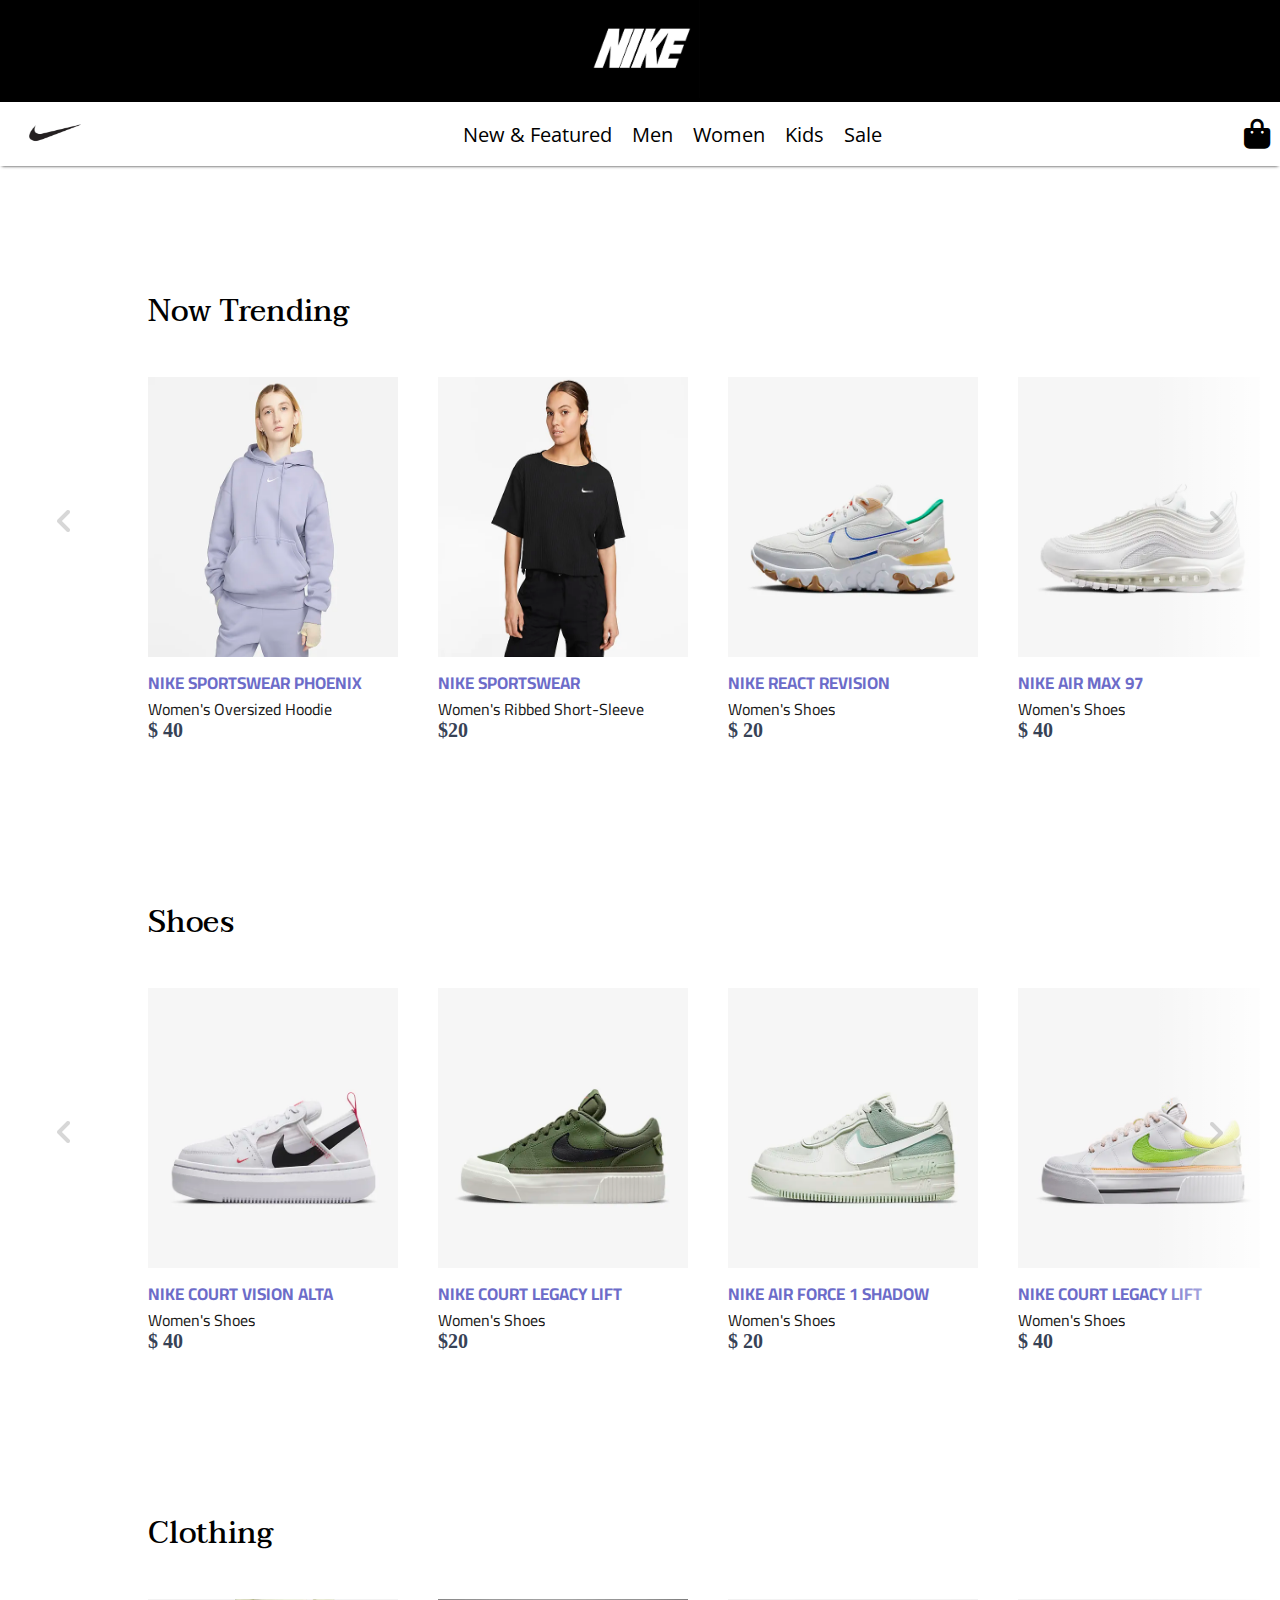
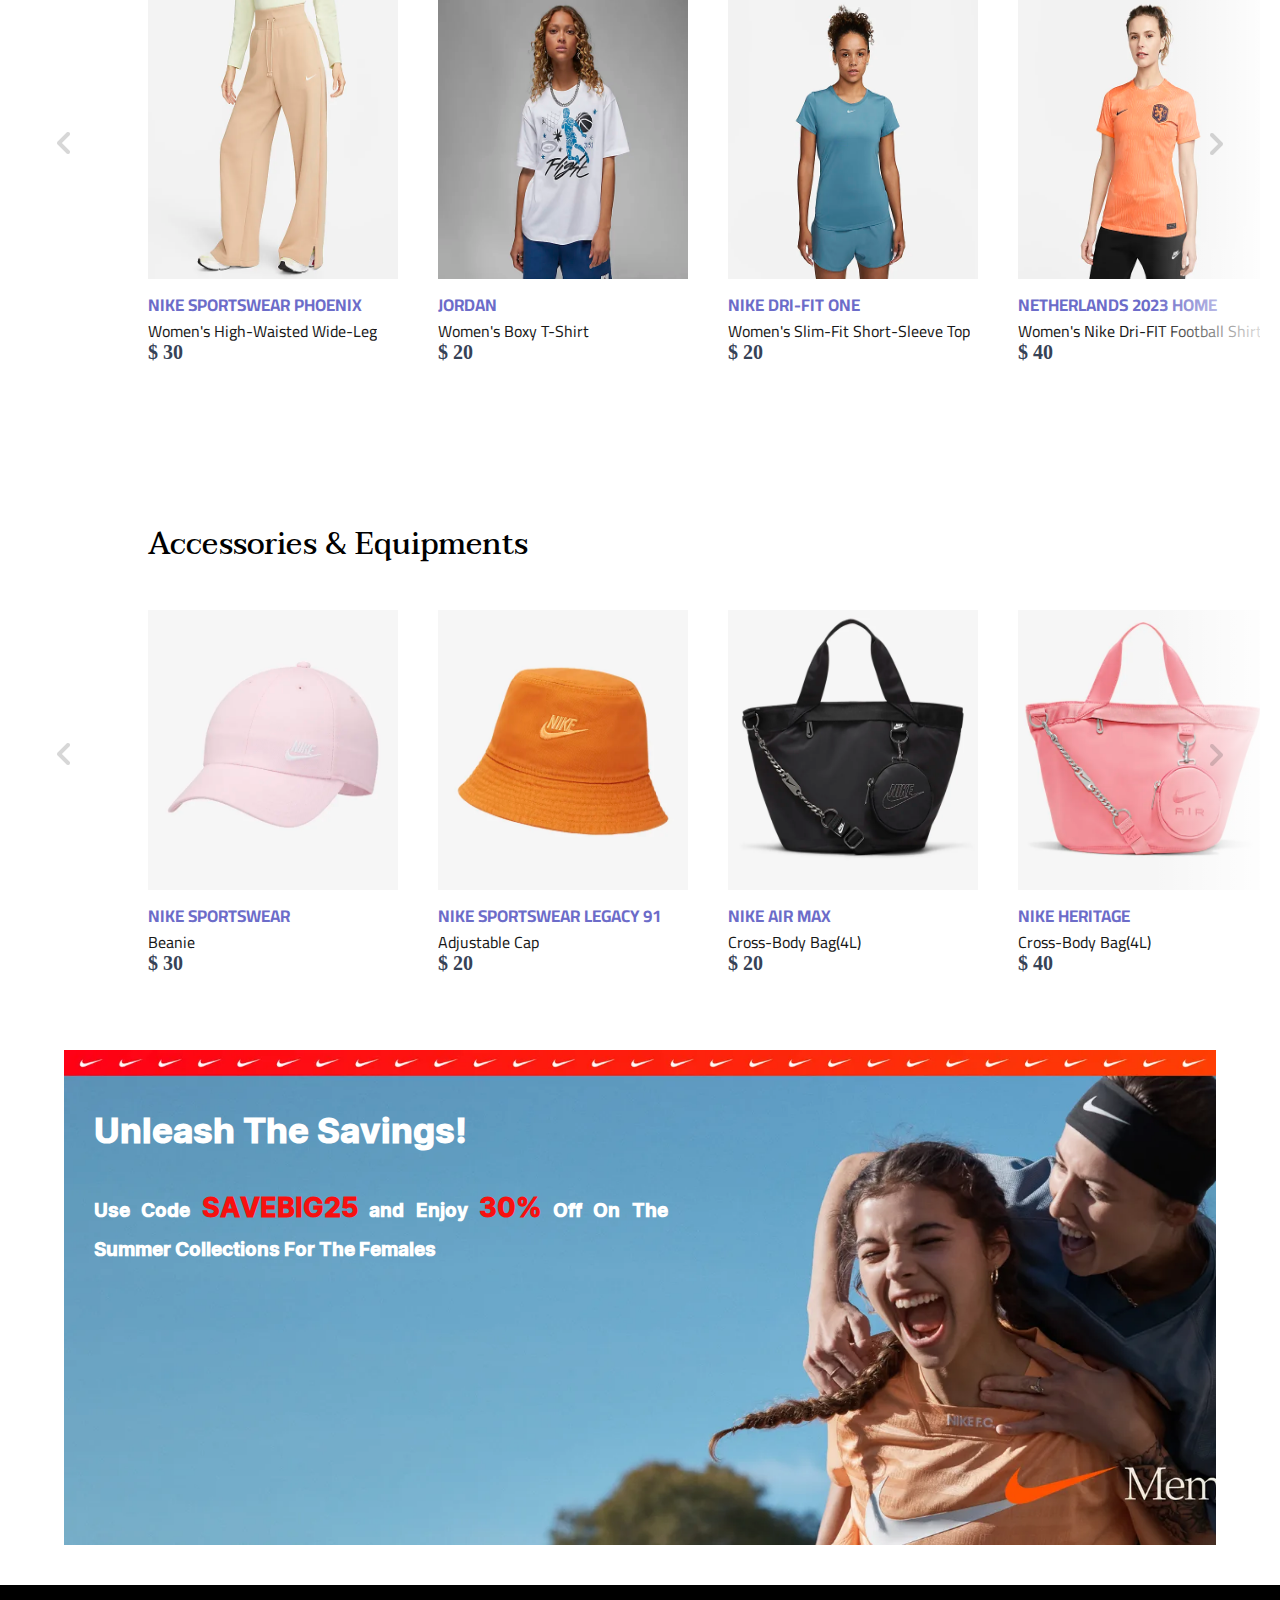
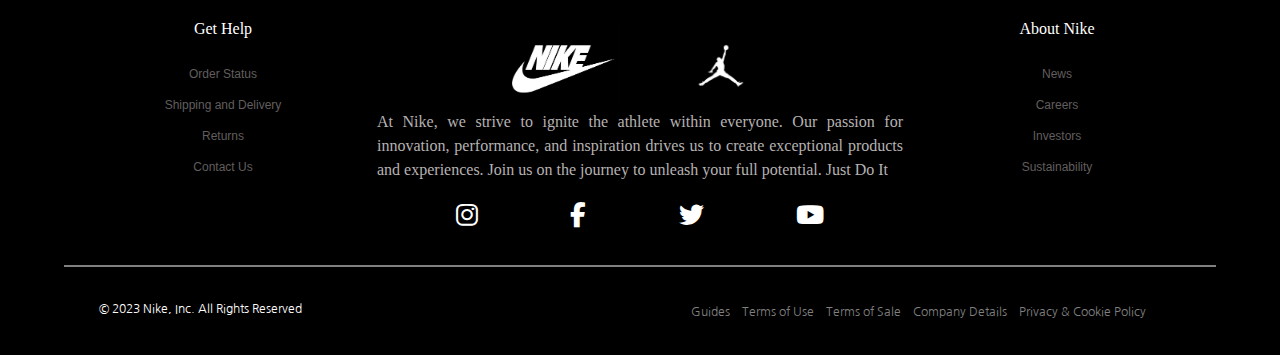
<file: Women.html>
<!DOCTYPE html>
<html lang="en">
<head>
    <meta charset="UTF-8">
    <meta http-equiv="X-UA-Compatible" content="IE=edge">
    <meta name="viewport" content="width=device-width, initial-scale=1.0">
    <title>Women</title>
    <link rel="stylesheet" href="style.css">

    <!--font awesome-->
    <link rel="stylesheet" href="https://cdnjs.cloudflare.com/ajax/libs/font-awesome/6.4.0/css/all.min.css">



    <!--Fonts-->
    <link rel="preconnect" href="https://fonts.googleapis.com">
    <link rel="preconnect" href="https://fonts.gstatic.com" crossorigin>
    <link href="https://fonts.googleapis.com/css2?family=Castoro+Titling&display=swap" rel="stylesheet">
    <link href="https://fonts.googleapis.com/css2?family=Nanum+Gothic&display=swap" rel="stylesheet">
    <link href="https://fonts.googleapis.com/css2?family=Open+Sans:wght@300&display=swap" rel="stylesheet">
    <link href="https://fonts.googleapis.com/css2?family=Konkhmer+Sleokchher&display=swap" rel="stylesheet">
    <link href="https://fonts.googleapis.com/css2?family=Cairo:wght@200&display=swap" rel="stylesheet">
    <link href="https://fonts.googleapis.com/css2?family=Taviraj:wght@300&display=swap" rel="stylesheet">
    <link rel="icon" href="./Images/header-logo.jpg" >
</head>
<body>
    <header class="head">

        <div class="logo-header"><a href="index.html"><img
            src="Images/nike-logo-name-white-clothes-design-icon-abstract-football-illustration-with-black-background-free-vector.jpg"
            alt=""></a></div>
    </header>
    <div class="head-two under">
        <div class="one">

            <!--
                <i onclick="show()" class=" fas fa-bars bar-icon" id="menu-icon"></i>
            -->
            <a href="index.html"><img class="logo-img" src="Images/260_nike.jpg" alt=""></a>
           

        </div>  

        <div class="nav">

            <ul>
                <li><a href="sale.html">Sale</a></li>
                <li><a href="kids.html">Kids</a></li>
                <li><a href="Women.html">Women</a></li>
                <li><a href="Men.html">Men</a></li>
                <li><a href="feature.html">New & Featured</a></li>
                
            </ul>
        </div>



        <div class="cart-back">
            <div class="big-cart">
                <i class="fa fa-duotone fa-bag-shopping" onclick="showCart()"></i>
                <div class="notify"></div>
            </div>
            
            <i id="bar"class="fa-solid fa-bars" onclick="showNav()"></i>            
        </div>

    </div>


    <div class="small-nav">
        <ul>
            <li><a href="feature.html">New & Featured</a></li>
            <li><a href="Men.html">Men</a></li>
            <li><a href="Women.html">Women</a></li>
            <li><a href="kids.html">Kids</a></li>
            <li><a href="sale.html">Sale</a></li>

        </ul>
    </div>


    <div class="cart-div">
        <p class="cal">Your Total is:$ <label for="" class="total">0</label></p>
        <button onclick="purchase()" class="confirm-btn">Confirm</button>
    </div>


    <div class="confirm-message">
        
        <div class="message-content">
            <div class="message-img">
                <img width="200px" height="100px" src="Images/messageLogo.jpg" alt="">
            </div>
            <h1>Thank You For Making This Order</h1>
            <p>Your Order Consists of <label class="num" for=""></label> Item(s)</p>
            <p>The total is $ <label class="order-total" for=""></label></p>
            <button class="message-btn" onclick="removeConfirm()">OK</button>
        </div>
    </div>


    



    <section class="product"> 
        <h2 class="product-category">Now Trending</h2>
        <button class="pre-btn"><img src="Images/arrow.png" alt=""></button>
        <button class="nxt-btn"><img src="Images/arrow.png" alt=""></button>
        <div class="product-container">

            <div class="product-card">
                <div class="product-image">
                    
                    <img src="Images/z1.webp" class="product-thumb" alt="">
                    <button onclick="addToCart()"  class="card-btn">add to wishlist</button>
                </div>
                <div class="product-info">
                    <h3 class="product-brand">Nike Sportswear Phoenix</h3>
                    <p class="product-short-description">Women's Oversized Hoodie</p>
                    <span class="price">$ <label for="">40</label></span>
                </div>
            </div>

            <div class="product-card">
                <div class="product-image">
                    
                    <img src="Images/z2.webp" class="product-thumb" alt="">
                    <button onclick="addToCart()" class="card-btn">add to wishlist</button>
                </div>
                <div class="product-info">
                    <h3 class="product-brand">Nike Sportswear</h3>
                    <p class="product-short-description">Women's Ribbed Short-Sleeve</p>
                    <span class="price">$<label for="">20</label></span>  
                </div>
            </div>
            <div class="product-card">
                <div class="product-image">
                    
                    <img src="Images/z3.webp" class="product-thumb" alt="">
                    <button onclick="addToCart()"  class="card-btn">add to wishlist</button>
                </div>
                <div class="product-info">
                    <h3 class="product-brand">Nike React Revision</h3>
                    <p class="product-short-description">Women's Shoes</p>
                    <span class="price">$ <label for="">20</label></span>
                </div>
            </div>
            <div class="product-card">
                <div class="product-image">
                    
                    <img src="Images/z4.webp" class="product-thumb" alt="">
                    <button class="card-btn">add to wishlist</button>
                </div>
                <div class="product-info">
                    <h3 class="product-brand">Nike Air Max 97</h3>
                    <p class="product-short-description">Women's Shoes</p>
                    <span class="price">$ <label for="">40</label></span>
                </div>
            </div>
            <div class="product-card">
                <div class="product-image">
                    
                    <img src="Images/z5.webp" class="product-thumb" alt="">
                    <button class="card-btn">add to wishlist</button>
                </div>
                <div class="product-info">
                    <h3 class="product-brand">Nike Sportswear</h3>
                    <p class="product-short-description">Women's Midi Dress</p>
                    <span class="price">$ <label for="">50</label></span>
                </div>
            </div>
            <div class="product-card">
                <div class="product-image">
                    
                    <img src="Images/z6.webp" class="product-thumb" alt="">
                    <button class="card-btn">add to wishlist</button>
                </div>
                <div class="product-info">
                    <h3 class="product-brand">Nike Sportswear Washed</h3>
                    <p class="product-short-description">Hat</p>
                    <span class="price">$ <label for="">55</label></span>
                </div>
            </div>
            <div class="product-card">
                <div class="product-image">
                    
                    <img src="Images/z7.webp" class="product-thumb" alt="">
                    <button class="card-btn">add to wishlist</button>
                </div>
                <div class="product-info">
                    <h3 class="product-brand">Nike Heritage</h3>
                    <p class="product-short-description">Cross-Body Bag (Small, 1L)</p>
                    <span class="price">$ <label for="">40</label></span>
                </div>
            </div>
            <div class="product-card">
                <div class="product-image">
                    
                    <img src="Images/z8.webp" class="product-thumb" alt="">
                    <button class="card-btn">add to wishlist</button>
                </div>
                <div class="product-info">
                    <h3 class="product-brand">Nike Sportswear Phoenix</h3>
                    <p class="product-short-description">Women's High-Waisted Shorts</p>
                    <span class="price">$ <label for="">45</label></span>
                </div>
            </div>
            <div class="product-card">
                <div class="product-image">
                    
                    <img src="Images/z9.webp" class="product-thumb" alt="">
                    <button class="card-btn">add to wishlist</button>
                </div>
                <div class="product-info">
                    <h3 class="product-brand">Nike Sportswear</h3>
                    <p class="product-short-description">Women's High-Waisted Jersey Skirt</p>
                    <span class="price">$ <label for="">20</label></span>
                </div>
            </div>
            
        </div>
    </section>


    <section class="product"> 
        <h2 class="product-category">Shoes</h2>
        <button class="pre-btn"><img src="Images/arrow.png" alt=""></button>
        <button class="nxt-btn"><img src="Images/arrow.png" alt=""></button>
        <div class="product-container">

            <div class="product-card">
                <div class="product-image">
                    
                    <img src="Images/d1.webp" class="product-thumb" alt="">
                    <button onclick="addToCart()"  class="card-btn">add to wishlist</button>
                </div>
                <div class="product-info">
                    <h3 class="product-brand">Nike Court Vision Alta</h3>
                    <p class="product-short-description">Women's Shoes</p>
                    <span class="price">$ <label for="">40</label></span>
                </div>
            </div>

            <div class="product-card">
                <div class="product-image">
                    
                    <img src="Images/d2.webp" class="product-thumb" alt="">
                    <button onclick="addToCart()" class="card-btn">add to wishlist</button>
                </div>
                <div class="product-info">
                    <h3 class="product-brand">Nike Court Legacy lift</h3>
                    <p class="product-short-description">Women's Shoes</p>
                    <span class="price">$<label for="">20</label></span>  
                </div>
            </div>
            <div class="product-card">
                <div class="product-image">
                    
                    <img src="Images/d3.webp" class="product-thumb" alt="">
                    <button onclick="addToCart()"  class="card-btn">add to wishlist</button>
                </div>
                <div class="product-info">
                    <h3 class="product-brand">Nike Air Force 1 Shadow</h3>
                    <p class="product-short-description">Women's Shoes</p>
                    <span class="price">$ <label for="">20</label></span>
                </div>
            </div>
            <div class="product-card">
                <div class="product-image">
                    
                    <img src="Images/d4.webp" class="product-thumb" alt="">
                    <button class="card-btn">add to wishlist</button>
                </div>
                <div class="product-info">
                    <h3 class="product-brand">Nike Court Legacy lift</h3>
                    <p class="product-short-description">Women's Shoes</p>
                    <span class="price">$ <label for="">40</label></span>
                </div>
            </div>
            <div class="product-card">
                <div class="product-image">
                    
                    <img src="Images/d5.webp" class="product-thumb" alt="">
                    <button class="card-btn">add to wishlist</button>
                </div>
                <div class="product-info">
                    <h3 class="product-brand">Nike Zoom Bella 6</h3>
                    <p class="product-short-description">Women's Training Shoes</p>
                    <span class="price">$ <label for="">50</label></span>
                </div>
            </div>
            <div class="product-card">
                <div class="product-image">
                    
                    <img src="Images/d6.webp" class="product-thumb" alt="">
                    <button class="card-btn">add to wishlist</button>
                </div>
                <div class="product-info">
                    <h3 class="product-brand">Nike Zoom Air Fire</h3>
                    <p class="product-short-description">Women's Shoes</p>
                    <span class="price">$ <label for="">55</label></span>
                </div>
            </div>
            <div class="product-card">
                <div class="product-image">
                    
                    <img src="Images/d8.webp" class="product-thumb" alt="">
                    <button class="card-btn">add to wishlist</button>
                </div>
                <div class="product-info">
                    <h3 class="product-brand">Nike Air Max 90</h3>
                    <p class="product-short-description">Custome Women's Shoes</p>
                    <span class="price">$ <label for="">40</label></span>
                </div>
            </div>
            <div class="product-card">
                <div class="product-image">
                    
                    <img src="Images/d9.webp" class="product-thumb" alt="">
                    <button class="card-btn">add to wishlist</button>
                </div>
                <div class="product-info">
                    <h3 class="product-brand">Nike Blazer Mid '77</h3>
                    <p class="product-short-description">Women's Shoes</p>
                    <span class="price">$ <label for="">45</label></span>
                </div>
            </div>
            <div class="product-card">
                <div class="product-image">
                    
                    <img src="Images/d10.webp" class="product-thumb" alt="">
                    <button class="card-btn">add to wishlist</button>
                </div>
                <div class="product-info">
                    <h3 class="product-brand">Jordan Series</h3>
                    <p class="product-short-description">Women's Shoes</p>
                    <span class="price">$ <label for="">20</label></span>
                </div>
            </div>
            
        </div>
    </section>


    <section class="product"> 
        <h2 class="product-category">Clothing</h2>
        <button class="pre-btn"><img src="Images/arrow.png" alt=""></button>
        <button class="nxt-btn"><img src="Images/arrow.png" alt=""></button>
        <div class="product-container">
            <div class="product-card">
                <div class="product-image">
                    
                    <img src="Images/v1.webp" class="product-thumb" alt="">
                    <button class="card-btn">add to wishlist</button>
                </div>
                <div class="product-info">
                    <h3 class="product-brand">Nike Sportswear Phoenix</h3>
                    <p class="product-short-description">Women's High-Waisted Wide-Leg</p>
                    <span class="price">$ <label for="">30</label></span>
                </div>
            </div>
            <div class="product-card">
                <div class="product-image">
                    
                    <img src="Images/v2.webp" class="product-thumb" alt="">
                    <button class="card-btn">add to wishlist</button>
                </div>
                <div class="product-info">
                    <h3 class="product-brand">Jordan</h3>
                    <p class="product-short-description">Women's Boxy T-Shirt</p>
                    <span class="price">$ <label for="">20</label></span>  
                </div>
            </div>
            <div class="product-card">
                <div class="product-image">
                    
                    <img src="Images/v3.webp" class="product-thumb" alt="">
                    <button class="card-btn">add to wishlist</button>
                </div>
                <div class="product-info">
                    <h3 class="product-brand">Nike Dri-FIT One</h3>
                    <p class="product-short-description">Women's Slim-Fit Short-Sleeve Top</p>
                    <span class="price">$ <label for="">20</label></span>
                </div>
            </div>
            <div class="product-card">
                <div class="product-image">
                    
                    <img src="Images/v4.webp" class="product-thumb" alt="">
                    <button class="card-btn">add to wishlist</button>
                </div>
                <div class="product-info">
                    <h3 class="product-brand">Netherlands 2023 Home</h3>
                    <p class="product-short-description">Women's Nike Dri-FIT Football Shirt</p>
                    <span class="price">$ <label for="">40</label></span>
                </div>
            </div>
            <div class="product-card">
                <div class="product-image">
                    
                    <img src="Images/v5.webp" class="product-thumb" alt="">
                    <button class="card-btn">add to wishlist</button>
                </div>
                <div class="product-info">
                    <h3 class="product-brand">Nike Sportswear Phoenix</h3>
                    <p class="product-short-description">Women's Over-Oversized Crew-Neck Sweatshirt</p>
                    <span class="price">$ <label for="">50</label></span>
                </div>
            </div>
            <div class="product-card">
                <div class="product-image">
                    
                    <img src="Images/v6.webp" class="product-thumb" alt="">
                    <button class="card-btn">add to wishlist</button>
                </div>
                <div class="product-info">
                    <h3 class="product-brand">Nike Repel</h3>
                    <p class="product-short-description">Women's Trail-Running Jackets</p>
                    <span class="price">$ <label for="">55</label></span>
                </div>
            </div>
            <div class="product-card">
                <div class="product-image">
                    
                    <img src="Images/v7.webp" class="product-thumb" alt="">
                    <button class="card-btn">add to wishlist</button>
                </div>
                <div class="product-info">
                    <h3 class="product-brand">Nike Sportswear Therma</h3>
                    <p class="product-short-description">Women's Synthetic Fill High-Pile Fleece Jacket</p>
                    <span class="price">$ <label for="">40</label></span>
                </div>
            </div>
            <div class="product-card">
                <div class="product-image">
                    
                    <img src="Images/v8.webp" class="product-thumb" alt="">
                    <button class="card-btn">add to wishlist</button>
                </div>
                <div class="product-info">
                    <h3 class="product-brand">Nike Sportswear</h3>
                    <p class="product-short-description">Women's Sports Utility Jacket</p>
                    <span class="price">$ <label for="">45</label></span>
                </div>
            </div>
            <div class="product-card">
                <div class="product-image">
                    
                    <img src="Images/v9.webp" class="product-thumb" alt="">
                    <button class="card-btn">add to wishlist</button>
                </div>
                <div class="product-info">
                    <h3 class="product-brand">Nike ACG Therma-FIT</h3>
                    <p class="product-short-description">Women's "Tuff Knit" Fleece Hoodie</p>
                    <span class="price">$ <label for="">20</label></span>
                </div>
            </div>
            
        </div>
    </section>




    <section class="product"> 
        <h2 class="product-category">Accessories & Equipments</h2>
        <button class="pre-btn"><img src="Images/arrow.png" alt=""></button>
        <button class="nxt-btn"><img src="Images/arrow.png" alt=""></button>
        <div class="product-container">
            <div class="product-card">
                <div class="product-image">
                    
                    <img src="Images/p1.webp" class="product-thumb" alt="">
                    <button class="card-btn">add to wishlist</button>
                </div>
                <div class="product-info">
                    <h3 class="product-brand">Nike Sportswear</h3>
                    <p class="product-short-description">Beanie</p>
                    <span class="price">$ <label for="">30</label></span>
                </div>
            </div>
            <div class="product-card">
                <div class="product-image">
                    
                    <img src="Images/p2.webp" class="product-thumb" alt="">
                    <button class="card-btn">add to wishlist</button>
                </div>
                <div class="product-info">
                    <h3 class="product-brand">Nike Sportswear Legacy 91</h3>
                    <p class="product-short-description">Adjustable Cap</p>
                    <span class="price">$ <label for="">20</label></span>  
                </div>
            </div>
            <div class="product-card">
                <div class="product-image">
                    
                    <img src="Images/p3.webp" class="product-thumb" alt="">
                    <button class="card-btn">add to wishlist</button>
                </div>
                <div class="product-info">
                    <h3 class="product-brand">Nike Air Max</h3>
                    <p class="product-short-description">Cross-Body Bag(4L)</p>
                    <span class="price">$ <label for="">20</label></span>
                </div>
            </div>
            <div class="product-card">
                <div class="product-image">
                    
                    <img src="Images/p4.webp" class="product-thumb" alt="">
                    <button class="card-btn">add to wishlist</button>
                </div>
                <div class="product-info">
                    <h3 class="product-brand">Nike Heritage</h3>
                    <p class="product-short-description">Cross-Body Bag(4L)</p>
                    <span class="price">$ <label for="">40</label></span>
                </div>
            </div>
            <div class="product-card">
                <div class="product-image">
                    
                    <img src="Images/p5.webp" class="product-thumb" alt="">
                    <button class="card-btn">add to wishlist</button>
                </div>
                <div class="product-info">
                    <h3 class="product-brand">Nike Sportswear PRM</h3>
                    <p class="product-short-description">Backpack (26L)</p>
                    <span class="price">$ <label for="">50</label></span>
                </div>
            </div>
            <div class="product-card">
                <div class="product-image">
                    
                    <img src="Images/p6.webp" class="product-thumb" alt="">
                    <button class="card-btn">add to wishlist</button>
                </div>
                <div class="product-info">
                    <h3 class="product-brand">Nike Sportswear Heritage86</h3>
                    <p class="product-short-description">Adjustable Cap</p>
                    <span class="price">$ <label for="">55</label></span>
                </div>
            </div>
            <div class="product-card">
                <div class="product-image">
                    
                    <img src="Images/p7.webp" class="product-thumb" alt="">
                    <button class="card-btn">add to wishlist</button>
                </div>
                <div class="product-info">
                    <h3 class="product-brand">Nike Premium</h3>
                    <p class="product-short-description">Cross-Body Bag(4L)</p>
                    <span class="price">$ <label for="">40</label></span>
                </div>
            </div>
            <div class="product-card">
                <div class="product-image">
                    
                    <img src="Images/p8.webp" class="product-thumb" alt="">
                    <button class="card-btn">add to wishlist</button>
                </div>
                <div class="product-info">
                    <h3 class="product-brand">Nike Everyday Plus Cushioned</h3>
                    <p class="product-short-description">Ankle Socks</p>
                    <span class="price">$ <label for="">45</label></span>
                </div>
            </div>
            <div class="product-card">
                <div class="product-image">
                    
                    <img src="Images/p9.webp" class="product-thumb" alt="">
                    <button class="card-btn">add to wishlist</button>
                </div>
                <div class="product-info">
                    <h3 class="product-brand">Nike Academy</h3>
                    <p class="product-short-description">Football</p>
                    <span class="price">$ <label for="">20</label></span>
                </div>
            </div>
            
        </div>
    </section>







    <div class="women-offer">
        <div class="women-offer-content">
            <div class="women-offer-text">
                <h2>Unleash The Savings!</h2>
                <h3>Use Code <label for="">SAVEBIG25</label> and Enjoy <label for="">30%</label> Off On The Summer Collections For The Females</h3>
            </div>
        </div>
    </div>










    <footer class="foot">
        <div class="row footer-top">



            <div class="box-two col-3 col-s-12">
                <div class="center">
                    <p>Get Help <i class="fa-solid fa-caret-up fa-rotate-180" onclick="showListTwo()"></i></p>
                    <ul class="list-two">
                        <li><a href="contact.html" target="_blank">Order Status</a></li>
                        <li><a href="https://www.nike.com/il/help/a/shipping-delivery-gs" target="_blank">Shipping and Delivery</a></li>
                        <li><a href="https://www.nike.com/il/help/a/returns-policy-gs" target="_blank">Returns</a></li>
                        <li><a href="contact.html" target="_blank">Contact Us</a></li>
                    </ul>
                </div>
            </div>


            <div class="box-one col-6 col-s-12">
                <div class="footer-images">
                    <img width="120px" height="90px" src="Images/header-logo.jpg" alt="">
                    <img width="120px" height="90px" src="Images/basketball.jpg" alt="">
                </div>
                <p>At Nike, we strive to ignite the athlete within everyone. Our passion for innovation, performance,
                    and inspiration drives us to create exceptional products and experiences. Join us on the journey to
                    unleash your full potential. Just Do It</p>
                <div class="icons">
                    <a href="https://www.instagram.com/nike/" target="_blank"><i class="fa-brands fa-instagram"></i></a>
                    <a href="https://www.facebook.com/nike/" target="_blank"><i class="fa-brands fa-facebook-f"></i></a>
                    <a href="https://twitter.com/nike" target="_blank"><i class="fa-brands fa-twitter"></i></a>
                    <a href="https://www.youtube.com/user/NIKE" target="_blank"><i class="fa-brands fa-youtube"></i></a>
                </div>
            </div>


            <div class="box-three col-3 col-s-12">
                <div class="center">
                    <p>About Nike <i onclick="showListOne()" class="fa-solid fa-caret-up fa-rotate-180"></i></p>
                    <ul class="list-one">
                        <li><a href="https://about.nike.com/en/newsroom" target="_blank">News</a></li>
                        <li><a href="https://jobs.nike.com/" target="_blank">Careers</a></li>
                        <li><a href="https://investors.nike.com/Home/default.aspx" target="_blank">Investors</a></li>
                        <li><a href="https://www.nike.com/il/sustainability" target="_blank">Sustainability</a></li>
                    </ul>
                </div>
            </div>

        </div>
        <div class="footer-bottom row">
            <div class="copyWrite col-6 col-s-12">
                <p>© 2023 Nike, Inc. All Rights Reserved</p>
            </div>
            <div class="page-info col-6 col-s-12">
                <ul>
                    <li><a href="https://www.nike.com/il/nike-factory-store" target="_blank">Guides</a></li>
                    <li><a
                            href="https://agreementservice.svs.nike.com/il/en_gb/rest/agreement?agreementType=termsOfUse&uxId=com.nike.unite&country=IL&language=en&requestType=redirect" target="_blank">Terms
                            of Use</a></li>
                    <li><a href="https://www.eshopworld.com/shoppers/help/terms-and-conditions-of-sale-en/" target="_blank">Terms of
                            Sale</a></li>
                    <li><a href="https://www.nike.com/il/help/a/company-details" target="_blank">Company Details</a></li>
                    <li><a
                            href="https://agreementservice.svs.nike.com/il/en_gb/rest/agreement?agreementType=privacyPolicy&uxId=com.nike.unite&country=IL&language=en&requestType=redirect" target="_blank">Privacy
                            & Cookie Policy</a></li>

                </ul>
            </div>
        </div>
    </footer>
    <script src="main.js"></script>
</body>
</html>
</file>
<file: style2.css>
*{
    margin: 0;
    padding: 0;
    text-decoration: none;
    box-sizing: border-box;
    scroll-behavior: smooth;
}

html, body {
    height: 100%;
    
  }

body{
    background-image: url(Images/qPqOcaf.jpg);
    background-repeat: no-repeat;
    background-size: cover;
    background-position: center;
}

header{
    display: flex;
    align-items: center;
    justify-content: center;
}

header .nav-bar ul li{
    list-style: none;
    float: left;
    padding: 13px;
   
    
}

.nav-bar a{
    color: rgb(255, 255, 255);
    font-size: 14px;
    font-family: 'IBM Plex Serif', serif;
}

.nav-bar a:hover{
    border-bottom: 2px solid #fff;
    
}


.form, .form-2 {
    max-width: 320px;
    width: 100%;
    background-color: rgb(0, 0, 0, 0.4);
    padding: 20px;
    box-shadow: 0px 0px 0px 4px rgba(125, 125, 210, 0.185);
    display: flex;
    flex-direction: column;
    border-radius: 10px;
    margin: 80px  auto;
  }

  .form-2{
    display: none;
    margin: 60px auto;
  }
  
  .title {
    text-align: center;
    font-size: 1.5rem;
    margin-bottom: 20px;
    color: rgb(242, 242, 242);
  }
  
  .label {
    color: white;
    margin-bottom: 4px;
  }
  
  .input {
    padding: 10px;
    margin-bottom: 20px;
    width: 100%;
    font-size: 1rem;
    color: #4a5568;
    outline: none;
    border: 1px solid transparent;
    border-radius: 4px;
    transition: all 0.2s ease-in-out;
  }

  .form-2 .input{
    margin-bottom: 5px;
  }
  
  .input:focus {
    background-color: #fff;
    box-shadow: 0 0 0 2px #cbd5e0;
  }
  
  .input:valid {
    border: 1px solid green;
  }
  
  .input:invalid {
    border: 1px solid rgba(14, 14, 14, 0.205);
  }
  
  .submit {
    background-color: #1a202c;
    color: #fff;
    border: none;
    border-radius: 4px;
    padding: 10px 20px;
    font-size: 1.2rem;
    cursor: pointer;
    transition: all 0.2s ease-in-out;
  }
      
   
  .note{
    align-items: baseline;
    color: #fff;
    margin-bottom: 20px;
    font-family:Verdana, Geneva, Tahoma, sans-serif;
    font-size: 12px;
  }

  .note a{
    text-decoration: underline;
    color: #fff;
  }
      
  .sign-up{
    text-align: center;
    margin-top: 10px;
    font-family:Verdana, Geneva, Tahoma, sans-serif;
    font-size: 12px;
    color: #c0c3c7;
  }

  .sign-up a{
    color: #fff;
    text-decoration: underline;
    
  }

  .form .sign-btn{
    background-color: transparent;
    border: none;
    font-family:Verdana, Geneva, Tahoma, sans-serif;
    font-size: 12px;
    color: white;
    text-decoration: underline;
    cursor: pointer;
    
  }


  .row::after {
    content: "";
    clear: both;
    display: table;
    }
    
    [class*="col-"] {
    float: left;
    padding: 15px;
    }
    
    /* For mobile phones: */
    [class*="col-"] {
    width: 100%;
    }
    
    @media only screen and (min-width: 600px) {
    /* For tablets: */
    .col-s-1 {width: 8.33%;}
    .col-s-2 {width: 16.66%;}
    .col-s-3 {width: 25%;}
    .col-s-4 {width: 33.33%;}
    .col-s-5 {width: 41.66%;}
    .col-s-6 {width: 50%;}
    .col-s-7 {width: 58.33%;}
    .col-s-8 {width: 66.66%;}
    .col-s-9 {width: 75%;}
    .col-s-10 {width: 83.33%;}
    .col-s-11 {width: 91.66%;}
    .col-s-12 {width: 100%;}
    .nav-bar a{
        font-size: 20px;
    }

    .title{
        font-size: 2rem;
    }

    .form, .form-2 {
        max-width: 420px;
        width: 100%;
        padding: 20px;
    }

    .form-2{
        display: none;
        margin: 20px auto;
      }

}
    @media only screen and (min-width: 768px) {
        /* For desktop: */
        .col-1 {width: 8.33%;}
        .col-2 {width: 16.66%;}
        .col-3 {width: 25%;}
        .col-4 {width: 33.33%;}
        .col-5 {width: 41.66%;}
        .col-6 {width: 50%;}
        .col-7 {width: 58.33%;}
        .col-8 {width: 66.66%;}
        .col-9 {width: 75%;}
        .col-10 {width: 83.33%;}
        .col-11 {width: 91.66%;}
        .col-12 {width: 100%;}
        .nav-bar a{
            font-size: 20px;
        }

        .title{
            font-size: 2rem;
        }

        .form, .form-2 {
            max-width: 420px;
            width: 100%;
            padding: 20px;
        }
        
        .form-2{
            display: none;
            margin: 20px auto;
          }
    }
</file>
<file: style.css>
*{
    margin: 0;
    padding: 0;
    text-decoration: none;
    box-sizing: border-box;
    scroll-behavior: smooth;
}



header{ 
    background-color: black;
    box-shadow: 0 4px 4px -2px rgb(31, 31, 31);
    display: flex;
    align-items: center;
    justify-content: center;
    z-index: 99;
}

header .logo-header
{
    width: 120px;

}

.logo-header img{
    width: 100%;
    height: 100%;
}
header h1{
    font-family: 'Castoro Titling', cursive;
    font-weight: normal;  
}


.head-two{
    background-color: rgb(255, 255, 255);
    color:black;
    text-decoration: none;
    display: flex;
    justify-content: space-between;
    align-items: center;
    padding: 0 10px;
    box-shadow: 0 2px 3px -2px rgb(31, 31, 31);
    z-index: 99;
   
}

.head-two i{
    font-size: 30px;
}

.cart-back{
    display: flex;
    align-items: center;
    justify-content: center;
    gap: 23px;
    
}

.cart-back i{
    cursor: pointer;
}



.head-two ul li a:hover {
  width: fit-content;
  padding-bottom: 3px;
  border-bottom: 1.5px solid;
  text-shadow: 0 1px 1px rgba(0, 0, 0, 0.1);}




.head-two h2 a{
    color: black;
    font-size: 35px;
    font-family: 'Castoro Titling', cursive;
    font-weight: normal;
}

.one .logo-img{
    width: 90px;
    height: 60px;
}






.con-button{
    padding: 16px 20px;
    font-size: 20px;
    background: linear-gradient(45deg, transparent 5%, #ff013c 5%);
    border: 0;
    color: #fff;
    cursor: pointer;
    line-height: 1px;
    box-shadow: 6px 0px 0px #00e6f6;
    outline: transparent;
}

.demo{
    height: 422px;
   
}


#video-container {
    position: relative;
    width: 100%;
    height: 100%;
    overflow: hidden;
  }
  
  #video-container video {
    position: absolute;
    top: 0;
    left: 0;
    width: 100%;
    height: 100%;
    object-fit: cover;
  }
  

  .title{
    position: absolute;
   z-index: 1;
   background-color: rgb(0, 0, 0, 0.4);
   width: 100%;
   top: 30%;
   left: 0;
   display: flex;
   align-items: center;
   flex-direction: column;
   padding: 20px;
  }


  .title h2{
    color: #fff;
    font-size: 50px;
    font-family: 'Konkhmer Sleokchher', cursive;

  }


.offer{
    display: flex;
    align-self: center;
    justify-content: center;
    gap: 30px;
    background-color: #53db87;
    padding: 40px;
}

.offer h1{
    font-family: 'Konkhmer Sleokchher', cursive;
    color: #fff;
    font-size: 24px;

}


.offer button {
    padding: 0;
    margin: 0;
    border: none;
    background: none;
  }
  
 .offer  button {
    --primary-color: #111;
    --hovered-color: #c84747;
    position: relative;
    display: flex;
    font-weight: 600;
    font-size: 20px;
    gap: 0.5rem;
    align-items: center;
  }
  
  .offer button p {
    margin: 0;
    position: relative;
    font-size: 20px;
    color: var(--primary-color)
  }
  
 .offer  button::after {
    position: absolute;
    content: "";
    width: 0;
    left: 0;
    bottom: -7px;
    background: var(--hovered-color);
    height: 2px;
    transition: 0.3s ease-out;
  }
  
  .offer button p::before {
    position: absolute;
  /*   box-sizing: border-box; */
    content: "Subscribe";
    width: 0%;
    inset: 0;
    color: var(--hovered-color);
    overflow: hidden;
    transition: 0.3s ease-out;
  }
  
  .offer button:hover::after {
    width: 100%;
  }
  
 .offer button:hover p::before {
    width: 100%;
  }
  
  .offer button:hover svg {
    transform: translateX(4px);
    color: var(--hovered-color)
  }
  
  .offer button svg {
    color: var(--primary-color);
    transition: 0.2s;
    position: relative;
    width: 15px;
    transition-delay: 0.2s;
  }








.nav ul li{
    list-style: none;
    float: right;
    padding: 0 10px;
    
    
}

.nav ul li a{
    font-size: 20px;
    color: black;
    font-family: 'Open Sans', sans-serif;
    
}


.temp a{
    color:rgb(31, 31, 31);
    font-size: 20px;
    
}



.site a{
    color: rgb(99, 99, 99);
    text-decoration: underline;
    font-size: 16px;
}

.logo{
    display: none;
}







.one{
    display: flex;
    justify-content: center;
    align-items: center;
    gap: 15px;
    color: black;
}

/*footer*/
footer{
    background-color: black;
    color: white;
}


.footer-top{
    border-bottom: 2px solid gray;
    width: 90%;
    margin-left: auto;
    margin-right: auto;
    padding: 20px;
}

.footer-bottom{
    width: 90%;
    margin-left: auto;
    margin-right: auto;
    padding: 20px;
}


.footer-images{
    display: flex;
    align-items: center;
    justify-content: center;
    gap: 40px;
}


.icons{
    display: flex;
    align-items: center;
    justify-content: space-between;
    width: 70%;
    margin-left: auto;
    margin-right: auto;
    margin-top: 20px;
    font-size: 25px;
}

.icons a{
  color: #fff;
  text-decoration: none;
}


.box-one p{
    line-height: 24px;
    font-size: 16px;
    text-align: justify;
    color:rgb(182, 178, 178);
}


.box-two ul, .box-three ul{
    margin-top: 20px;
}

.box-two ul li, .box-three ul li{
    list-style: none;
    line-height: 30px;
    text-align: center;
}

.box-two ul li a, .box-three ul li a{
    color:rgb(96, 94, 94);
    font-size: 12px;
    font-family:Arial, Helvetica, sans-serif;
}

.box-three, .box-two{
    display: flex;
    justify-content: center;
    align-items: center;
}  

.box-three p, .box-two p{
    text-align: center;
}

.about{
    display: flex;
    align-items: center;
    justify-content: space-between;
    margin-top: 20px;
}


.footer-bottom p{
    font-size: 12px;
    
    font-family: 'Nanum Gothic', sans-serif;
}



.page-info ul li{
    list-style: none;
    text-decoration: none;
    display: inline-block;
    padding: 0 4px;
}

.page-info ul li a{
    text-decoration: none;
    font-size: 9px;
    font-family: 'Nanum Gothic', sans-serif;
    color: grey;
}

.copyWrite P{
    text-align: center;
}

.page-info{
    display: flex;
    align-items: center;
    justify-content: center;
    
}


.nav{
    display: none;
}

.small-nav{
    
    display: none;
    position: fixed;
    z-index: 999;
    background-color: #fff;
    width: 100%;
}









.small-nav ul li{
    list-style: none;
    padding: 10px;
}

.small-nav ul li:hover{
  background: linear-gradient(to right, #dde4e7 0%, #67696b 100%);
}

.small-nav ul li a{
    font-family: 'Open Sans', sans-serif;
    color: #111;
}

.center ul{
    display: none;
}


/* PRODUCTS */
.product {
    position: relative;
    overflow: hidden;
    padding: 20px;
    margin-top: 100px;
  }
  
  .product-category {
    padding: 0 10vw;
    font-size: 30px;
    font-weight: 500;
    margin-bottom: 40px;
    text-transform: capitalize;
    font-family: 'Taviraj', serif;
  }
  
  .product-container {
    padding: 0 10vw;
    display: flex;
    overflow-x: auto;
    scroll-behavior: smooth;
  }
  
  .product-container::-webkit-scrollbar {
    display: none;
  }
  
  .product-card {
    flex: 0 0 auto;
    width: 250px;
    height: 380px;
    margin-right: 40px;
  }
  
  .product-image {
    position: relative;
    width: 100%;
    height: 280px;
    overflow: hidden;
  }
  
  .product-thumb {
    width: 100%;
    height: 100%;
    
  }
  
  .discount-tag {
    position: absolute;
    background: #fff;
    padding: 5px;
    border-radius: 5px;
    color: #5c8de7;
    right: 10px;
    top: 10px;
    text-transform: capitalize;
  }
  
  .card-btn {
    position: absolute;
    bottom: 10px;
    left: 50%;
    transform: translateX(-50%);
    padding: 10px;
    width: 90%;
    text-transform: capitalize;
    border: none;
    outline: none;
    background: #fff;
    border-radius: 5px;
    transition: 0.5s;
    cursor: pointer;
    opacity: 0;
  }
  
  .product-card:hover .card-btn {
    opacity: 1;
  }
  
  .card-btn:hover {
    background: #5c8de7;
    color: #fff;
  }
  
  .product-info {
    width: 100%;
    height: 100px;
    padding-top: 10px;
  }

  .product-info h3{
    color: rgb(108, 108, 201);
    font-size: 17px;
    font-family: 'Cairo', sans-serif;
  }


  .product-brand {
    text-transform: uppercase;
  }
  
  .product-short-description {
    width: 100%;
    height: 20px;
    line-height: 20px;
    overflow: hidden;
    opacity: 0.9;
    text-transform: capitalize;
    font-family: 'Cairo', sans-serif;
  }
  
  .price {
    font-weight: 900;
    font-size: 15px;
    font-family: cursive;
    color: rgb(55, 66, 86);
  }
  
  .actual-price {
    margin-left: 20px;
    opacity: 0.5;
    text-decoration: line-through;
  }
  
  .pre-btn,
  .nxt-btn {
    border: none;
    width: 10vw;
    height: 100%;
    position: absolute;
    top: 0;
    display: flex;
    justify-content: center;
    align-items: center;
    background: linear-gradient(90deg, rgba(255, 255, 255, 0) 0%, #fff 100%);
    cursor: pointer;
    z-index: 8;
  }
  
  .pre-btn {
    left: 0;
    transform: rotate(180deg);
  }
  
  .nxt-btn {
    right: 0;
  }
  
  .pre-btn img,
  .nxt-btn img {
    opacity: 0.2;
  }
  
  .pre-btn:hover img,
  .nxt-btn:hover img {
    opacity: 1;
  }
  
  .collection-container {
    width: 100%;
    display: grid;
    grid-template-columns: repeat(2, 1fr);
    grid-gap: 10px;
  }
  
  .collection {
    position: relative;
  }
  
  .collection img {
    width: 100%;
    height: 100%;
    object-fit: cover;
  }
  
  .collection p {
    position: absolute;
    top: 50%;
    left: 50%;
    transform: translate(-50%, -50%);
    text-align: center;
    color: #fff;
    font-size: 50px;
    text-transform: capitalize;
  }
  
  .collection:nth-child(3) {
    grid-column: span 2;
    margin-bottom: 10px;
  }

  
  
/* End of Products*/


/*Summers*/

.summers{
    margin-top: 70px;
    margin-left: auto;
    margin-right: auto;
}


.summer-category{
    padding: 0 10vw;
    font-size: 30px;
    font-weight: 500;
    margin-bottom: 40px;
    text-transform: capitalize;
    font-family: 'Taviraj', serif;
}



.summers .cards{
    display: flex;
    justify-content: center;
    align-items: center;
    flex-wrap: wrap;
    width: 95%;
    margin: 80px auto;
    gap: 35px;
}

.summer-card{
  
    width: 250px;
    height: 380px;
    
}


.summer-image{
  position: relative;
    width: 100%;
    height: 280px;
    overflow: hidden;
}

.summer-btn {
  position: absolute;
  bottom: 10px;
  left: 50%;
  transform: translateX(-50%);
  padding: 10px;
  width: 90%;
  text-transform: capitalize;
  border: none;
  outline: none;
  background: #fff;
  border-radius: 5px;
  transition: 0.5s;
  cursor: pointer;
  opacity: 0;
}

.summer-card:hover .summer-btn {
  opacity: 1;
}

.summer-btn:hover {
  background: #5c8de7;
  color: #fff;
}




/*Sale*/
.sale-title{
  font-family: 'Taviraj', serif;
  margin: 100px auto;
  text-align: center;
  font-size: 40px;
  max-width: 600px;
  position: relative;
  
}

.sale-title:before{
  content: "";
  display: block;
  width: 120px;
  height: 2px;
  background: #000;
  position: absolute;
  left: 12%;
  top: 50%;
  z-index: -2;
}

.sale-title:after{
  content: "";
  display: block;
  width: 120px;
  height: 2px;
  background: #000;
  position: absolute;
  right: 12%;
  top: 50%;
  z-index: -2;
}

.sale-title span{
  background-color: #fff;
}

.sale-category{
  padding: 0 10vw;
    font-size: 30px;
    font-weight: 500;
    margin-bottom: 40px;
    text-transform: capitalize;
    font-family: 'Taviraj', serif;
}
.sale-cards{
  width: 95%;
  display: flex;
  align-items: center;
  justify-content: center;
  flex-wrap: wrap;
  margin: 30px auto;
  gap: 35px;
  
}

.sale-card {
 
  width: 250px;
  height: 380px;
  
}

.sale-image {
  position: relative;
  width: 100%;
  height: 280px;
  overflow: hidden;
}

.sale-thumb {
  width: 100%;
  height: 100%;
  object-fit: cover;
}

.discount-tag {
  position: absolute;
  background: #fff;
  padding: 5px;
  border-radius: 5px;
  color: rgb(108, 108, 201);
  right: 10px;
  top: 10px;
  text-transform: capitalize;
}

.card-btn {
  position: absolute;
  bottom: 10px;
  left: 50%;
  transform: translateX(-50%);
  padding: 10px;
  width: 90%;
  text-transform: capitalize;
  border: none;
  outline: none;
  background: #fff;
  border-radius: 5px;
  transition: 0.5s;
  cursor: pointer;
  opacity: 0;
}

.sale-card:hover .card-btn {
  opacity: 1;
}

.card-btn:hover {
  background:  rgb(108, 108, 201);;
  color: #fff;
}

.sale-info {
  width: 100%;
  height: 100px;
  padding-top: 10px;
}

.sale-brand {
  text-transform: uppercase;
  color: rgb(108, 108, 201);
  font-size: 17px;
  font-family: 'Cairo', sans-serif;
  
}

.sale-short-description {
  width: 100%;
  height: 20px;
  line-height: 20px;
  overflow: hidden;
  opacity: 0.5;
  text-transform: capitalize;
  margin: 5px 0;
}

.price {
  font-weight: 900;
  font-size: 20px;
}

.actual-price {
  margin-left: 20px;
  opacity: 0.5;
  text-decoration: line-through;
  color: #ff013c;
}


.women-sale .sale-brand{
  color: rgb(237, 78, 192);
}

.women-sale .card-btn:hover {
  background:  rgb(237, 78, 192);
  color: #fff;
}

.women-sale .sale-image .discount-tag{
  color: rgb(237, 78, 192);
}

.women-sale{
  margin-top: 180px;
}


.kids-sale .sale-brand{
  color: rgb(28, 234, 121);
}

.kids-sale .card-btn:hover {
  background:  rgb(28, 234, 121);
  color: #fff;
}

.kids-sale .sale-image .discount-tag{
  color: rgb(28, 234, 121);
}

.kids-sale{
  margin-top: 180px;
  
}


.sale-bar {
   width: fit-content;
   position: sticky;
   top: 80px;
   z-index: 9;

   
   
}

.sale-bar ul li{
  list-style: none;
  float: left;
  background-color: #fff;
  
}

.sale-bar ul li a{
  
  
  padding: 20px 15px;
  color: #645f5f;
  font-family: 'Castoro Titling', cursive;
}

.cart-div{
  position: fixed;
  right: 0;
  height: 400px;
  z-index: 9;
  display: none;
  flex-direction: column;
  gap: 5px;
  background-color: #fff;
  overflow: hidden;
  overflow-y: scroll;
  width: 270px;
}

.cart-div .cal{
  border-bottom: 1px solid;
  font-family: 'Castoro Titling', cursive;
  padding: 8px;
  color: #645f5f;
  font-size: 14px;
}

.total{
  color: #0e6a7e;
  font-size: 16px;
}

.cart-div .product-info h3{
  
  font-size: 12px;
  
}

.cart-div .card-btn, .cart-div .summer-btn{
  width: 60%;
  font-size: 12px;
  padding: 5px;
}

.cart-div .sale-info .price{

  font-size: 12px;
  color: #5c8de7;
}

.cart-div .sale-info h3{
  
  font-size: 12px;
  
}

.cart-div .card-btn{
  width: 60%;
  font-size: 12px;
  padding: 5px;
}

.cart-div .sale-info .price{

  font-size: 12px;
  color: #5c8de7;
}




.notify{
  width: 6px;
  height: 6px;
  border-radius: 50%;
  background-color: #53db87;
  position: absolute;
  top: 0;
  right: 0;
  display: none;
}

.big-cart{
  
  position: relative;
}


.confirm-btn{
  font-size: 13px;
  color:rgb(34, 54, 52);
  width: 40%;
  margin: 0 auto;
  padding: 4px 0;
  background-color: #98a8cd;
  border: none;
  border-radius: 3px;
  font-family:Georgia, 'Times New Roman', Times, serif;
  margin-bottom: 20px;
  cursor: pointer;
  
}

.confirm-btn.vibrate-animation {
  animation: vibrate 1s ease-in-out;
}

@keyframes vibrate {
  0% { transform: translateX(0); }
  10% { transform: translateX(-3px); }
  20% { transform: translateX(3px); }
  30% { transform: translateX(-3px); }
  40% { transform: translateX(3px); }
  50% { transform: translateX(-3px); }
  60% { transform: translateX(3px); }
  70% { transform: translateX(-3px); }
  80% { transform: translateX(3px); }
  90% { transform: translateX(-3px); }
  100% { transform: translateX(0); }
}




.confirm-message{
  height: 400px;
  position: sticky;
  top: 25%;
  z-index: 999;
  background-color: none;
  display: none;
  transition: dipslay 0.5s ease-in-out;  
}

.message-content{
  height: 100%;
  width: 60%;
  margin: 0 auto;
  background-color: white;
  border-radius: 100%;
  display: flex;
  flex-direction: column;
  justify-content: center;
  align-items: center;
  color: black;
  gap: 20px;
  font-family: Cambria, Cochin, Georgia, Times, 'Times New Roman', serif;
  box-shadow: 0 2px 4px rgba(3, 13, 46, 0.4);
}

.message-content img{
  width: 170px;

}

.message-content h1{
  font-size: 15px;
  text-align: center;
}

.message-content p{
  font-size: 12px;
}

.message-btn{
  width: 70px;
  cursor: pointer;
  font-family:Cambria, Cochin, Georgia, Times, 'Times New Roman', serif;
  background-color: #18697b;
  border: none;
  border-radius: 15px;
  padding: 5px ;
  color: #fff;
}




.summer-btn {
position: absolute;
bottom: 10px;
left: 50%;
transform: translateX(-50%);
padding: 10px;
width: 90%;
text-transform: capitalize;
border: none;
outline: none;
background: #fff;
border-radius: 5px;
transition: 0.5s;
cursor: pointer;
opacity: 0;
}

.summer-card:hover .summer-btn {
opacity: 1;
}

.summer-btn:hover {
background: #5c8de7;
color: #fff;
}






.menpromo img{
  width:100%;
  height: 100%;
  border-radius: 20px;
}

.womenpromo img{
  width:100%;
  height: 100%;
  border-radius: 20px;
}

.kidspromo img{
  width:100%;
  height: 100%;
  border-radius: 20px;
}

.promos{
  display:flex;
  gap: 2%;
  padding: 10px;
  padding-top: 30px;
  height: fit-content;
  flex-direction: column;
  margin-bottom: 50px;
}

.OFFERS{
  padding-top: 50px;
  
  
}

.OFFERS h1{
  font-weight: 900;
  font-size: 60px;
  letter-spacing: -3px;
}



.menpromo:hover{
  transform: scale(1.03);
  transition:0.5s ease-in-out;
  opacity: 0.9;
}


.menpromo{
  transition:0.5s ease-in-out;
  border-radius: 20px;
  width: 100%;
  height: 75vh;
  margin-bottom: 15px;
}

.womenpromo:hover{
  transform: scale(1.03);
  transition:0.5s ease-in-out;
  opacity: 0.9;
 
 
  
}


.womenpromo{
  transition:0.5s ease-in-out;
  border-radius: 20px;
  width: 100%;
  height: 75vh;
  margin-bottom: 15px;
}

.kidspromo:hover{
  transform: scale(1.03);
  transition:0.5s ease-in-out;
  opacity: 0.9;

  
}


.kidspromo{
  transition:0.5s ease-in-out;
  border-radius: 20px;
  width: 100%;
  height: 75vh;
  margin-bottom: 15px;
}

.OFFERS{
  margin-top: 50px;
}

.OFFERS p{
  font-size: 20px;
}


.appimg img{
  width:100%;
  height: 50vh;
}

.appText h1{
  font-weight: 900;
  font-size: 40px;
  letter-spacing: -1px;
  
}

.textCont{
  display: flex;
  align-items: center;
  justify-content: center;
  height: 30vh;
  
  
}


.appText{
 border: none;
}

.appText p{
  font-size: 19px;
  margin-top: 15px;
}

.appimg img{
  border-radius: 20px;
}

.sale-offer{
  
  padding: 40px;
  
  margin: 100px 0;
  font-size: 30px;
  font-family: 'Konkhmer Sleokchher', cursive;
  background: linear-gradient(to right, #ffa71b 0%, #a5d5f7 100%);
  color: white;
  display: flex;
  justify-content: center;
  align-items: center ;
  gap: 30px;
  text-align: center;
  overflow: hidden;
}

.sale-offer a{
  text-decoration:  underline;
  color: #5e5758;
  font-size: 25px;
  margin-left: 15px;
  
  
  
}

.sale-offer label{
  color: rgb(231, 65, 19);

}




.menpromo, .womenpromo, .kidspromo{
  position: relative;
}
.bottom-div{
  position: absolute;
  bottom: 0%;
  text-align: center;
  width: 100%;
  height: 36%;
  font-size: 20px;
  background-color: rgb(6, 37, 65);
  
  border-top-left-radius: 50%;
  border-top-right-radius: 50%;
  border-bottom-left-radius: 20px;
  border-bottom-right-radius: 20px;
  padding-top: 30px;
  color: #fff;
  line-height: 40px;
  transition: opacity 0.9s ease-in-out;
  opacity: 0;
  
}

.bottom-div a{
  text-decoration: underline;
  color: #d2ea7c;
  font-size: 17px;
  font-family: "Helvetica Neue",Helvetica,Arial,sans-serif;
}

.bottom-div h3{
  font-weight: bold;
  letter-spacing: 1px;
  
}

.menpromo:hover .bottom-div, .womenpromo:hover .bottom-div, .kidspromo:hover .bottom-div{
  opacity: 1;
}


.sale-border{
  width: 90%;
  margin: 60px auto;
  height: 80vh;
  
}

.sale-border-content{
  width: 100%;
  height: 100%;
  background-image: url(Images/SaleIMG.webp);
  background-size:  cover;
  background-repeat: no-repeat;
  display: flex;
  align-items: center;
  justify-content: center;
  flex-direction: column;
  color: #fff;
}

.sale-border-content h3{
  font-family: 'Taviraj', serif;
  font-weight: lighter;
  font-size: 20px;
}

.sale-border-content h1{
  font-family: 'Castoro Titling', cursive;
  font-weight: bold;
  font-size: 40px;
}


.women-offer{
  width: 90%;
  height: 55vh;
  margin: 40px auto;
}
.women-offer-content{
  background-image: url(Images/women-offer.webp);
  background-size: cover;
  background-repeat: no-repeat;

  width: 100%;
  height: 100%;
  display: flex;
  align-items: center;
}

.women-offer-content label{
  color: #f71010;
  font-size: 27px;
}

.women-offer-text{
  width: 100%;
  height: 100%;
  color: #fff;
  padding: 30px;
  font-family: 'Konkhmer Sleokchher', cursive;
  margin-top: auto;
  margin-bottom: auto;
  text-align: justify;
 
  
  
}

.women-offer-text h2{
  font-size: 30px;
  margin-top: 20px;
  
}


.men-border-offer{
  margin: 50px auto;
  width: 90%;
  height: 86vh;
 
  
}

.workout{
  float: none;
  margin-bottom: 10px;
}

.shoes-border{
  float: none;
}

.men-border-offer .workout, .men-border-offer .shoes-border{
  width: 100%;
  height: 50%;
  position: relative;
}



.men-border-offer .workout img, .men-border-offer .shoes-border img{
  width: 100%;
  height: 100%;
}

.men-border-content{
  position: absolute;
  bottom: 0;
  padding: 28px 30px;
  font-size: 25px;
  font-family: 'Taviraj', serif;
}

.men-border-content button{
  border-radius: 20px;
  padding: 10px 20px;
  border: none;
  margin-top: 20px;
  cursor: pointer;
  
}

.shoes-border button{
  background-color: #111;
  color: #fff;
}

.workout .men-border-content{
  color: #fff;
}

.kids-offers{
  height: 65vh;
  
  margin-top: 40px;
}

.kids-offers h2{
  font-size: 41px;
    font-family: 'Konkhmer Sleokchher', cursive;
    margin-top: 22%;
}

.kids-offers button{
  border-radius: 20px;
  padding: 10px 30px;
  border: none;
  margin-top: 20px;
  cursor: pointer;
  background-color: #34a1b9;
  color: #fff;

}



.kid-summer-one img, .kid-summer-two img{
  width: 100%;
  height: 100%;
}

.kid-summer-one, .kid-summer-two {
  height: 100%;
}

.row::after {
    content: "";
    clear: both;
    display: table;
    }
    
    [class*="col-"] {
    float: left;
    padding: 15px;
    }
    
    /* For mobile phones: */
    [class*="col-"] {
    width: 100%;
    }
    
    @media only screen and (min-width: 600px) {
    /* For tablets: */
    .col-s-1 {width: 8.33%;}
    .col-s-2 {width: 16.66%;}
    .col-s-3 {width: 25%;}
    .col-s-4 {width: 33.33%;}
    .col-s-5 {width: 41.66%;}
    .col-s-6 {width: 50%;}
    .col-s-7 {width: 58.33%;}
    .col-s-8 {width: 66.66%;}
    .col-s-9 {width: 75%;}
    .col-s-10 {width: 83.33%;}
    .col-s-11 {width: 91.66%;}
    .col-s-12 {width: 100%;}

    .nav{
        display: block;
    }

    .small-nav, #bar{
        display: none;
    }
    
    .center p i{
        display: none;
    }

    .center ul{
        display: block;
    }

    
    

    .message-content h1{
      font-size:26px;
    }

    .message-content p{
      font-size: 20px;
    }

    .textCont{
      height: 50vh;
    }

    
    .promos{
      display:flex;
      justify-content: space-around;
      padding-top: 30px;
      height: 78vh;
      flex-direction: row;
    }

    .menpromo, .kidspromo, .womenpromo{
      width: 30%;
      margin-bottom: 0;

    }

    .application{
      margin-bottom: 70px;
    }

    .appText{
      border-bottom: 1.5px solid;
      border-top: 1.5px solid;
      padding: 3px 0;
    }
    
    .sale-border-content h1{
      font-family: 'Castoro Titling', cursive;
      font-weight: bold;
      font-size: 60px;
    }

    .women-offer-text h2{
      font-size: 35px;
      margin-bottom: 20px;
    }

    .women-offer-text{
      width: 55%;
    }

    .workout{
      float: left;
    }
    
    .shoes-border{
      float: right;
    }
    
    .men-border-offer .workout, .men-border-offer .shoes-border{
      width: 48%;
      height: 100%;
      position: relative;
    }




    

    }
    @media only screen and (min-width: 768px) {
    /* For desktop: */
    .col-1 {width: 8.33%;}
    .col-2 {width: 16.66%;}
    .col-3 {width: 25%;}
    .col-4 {width: 33.33%;}
    .col-5 {width: 41.66%;}
    .col-6 {width: 50%;}
    .col-7 {width: 58.33%;}
    .col-8 {width: 66.66%;}
    .col-9 {width: 75%;}
    .col-10 {width: 83.33%;}
    .col-11 {width: 91.66%;}
    .col-12 {width: 100%;}

    .copyWrite p{
        text-align: left;
    }

    .page-info ul li a{
        font-size: 12px;
    }


    .nav{
        display: block;
    }
    
    .small-nav, #bar{
        display: none;
    }

    .center p i{
        display: none;
    }

    .center ul{
        display: block;
    }

    .message-content h1{
      font-size:26px;
    }

    .message-content p{
      font-size: 20px;
    }

    .Go{
      display: flex;
    }
    .Go{
      flex-direction: row;
    }

    .Go .mult-Go{
      flex-direction: column;
    }

    .Go-women, .mult-Go{
      width: 50%;
      height: 100%;
    }

    .Go-women2{
      display: none;
    }

    .Go2{
      display: none;
    }

    .textCont{
      
      height: 50vh;
    }
    
    .promos{
      display:flex;
      justify-content: space-around;
      padding-top: 30px;
      height: fit-content;
      flex-direction: row;
    }

    .menpromo, .kidspromo, .womenpromo{
      width: 30%;
      margin-bottom: 0;

    }

    .appText{
      border-bottom: 1.5px solid;
      border-top: 1.5px solid;
      padding: 3px 0;
    }

    .sale-border-content h1{
      font-family: 'Castoro Titling', cursive;
      font-weight: bold;
      font-size: 60px;
    }

    .women-offer-text h2{
      font-size: 35px;
      margin-bottom: 20px;
    }

    .women-offer-text{
      width: 55%;
    }
    
    .workout{
      float: left;
    }
    
    .shoes-border{
      float: right;
    }
    
    .men-border-offer .workout, .men-border-offer .shoes-border{
      width: 48%;
      height: 100%;
      position: relative;
    }
}
    


    .title button a{
      text-align: none;
      color: #fff;
      
    }
</file>
